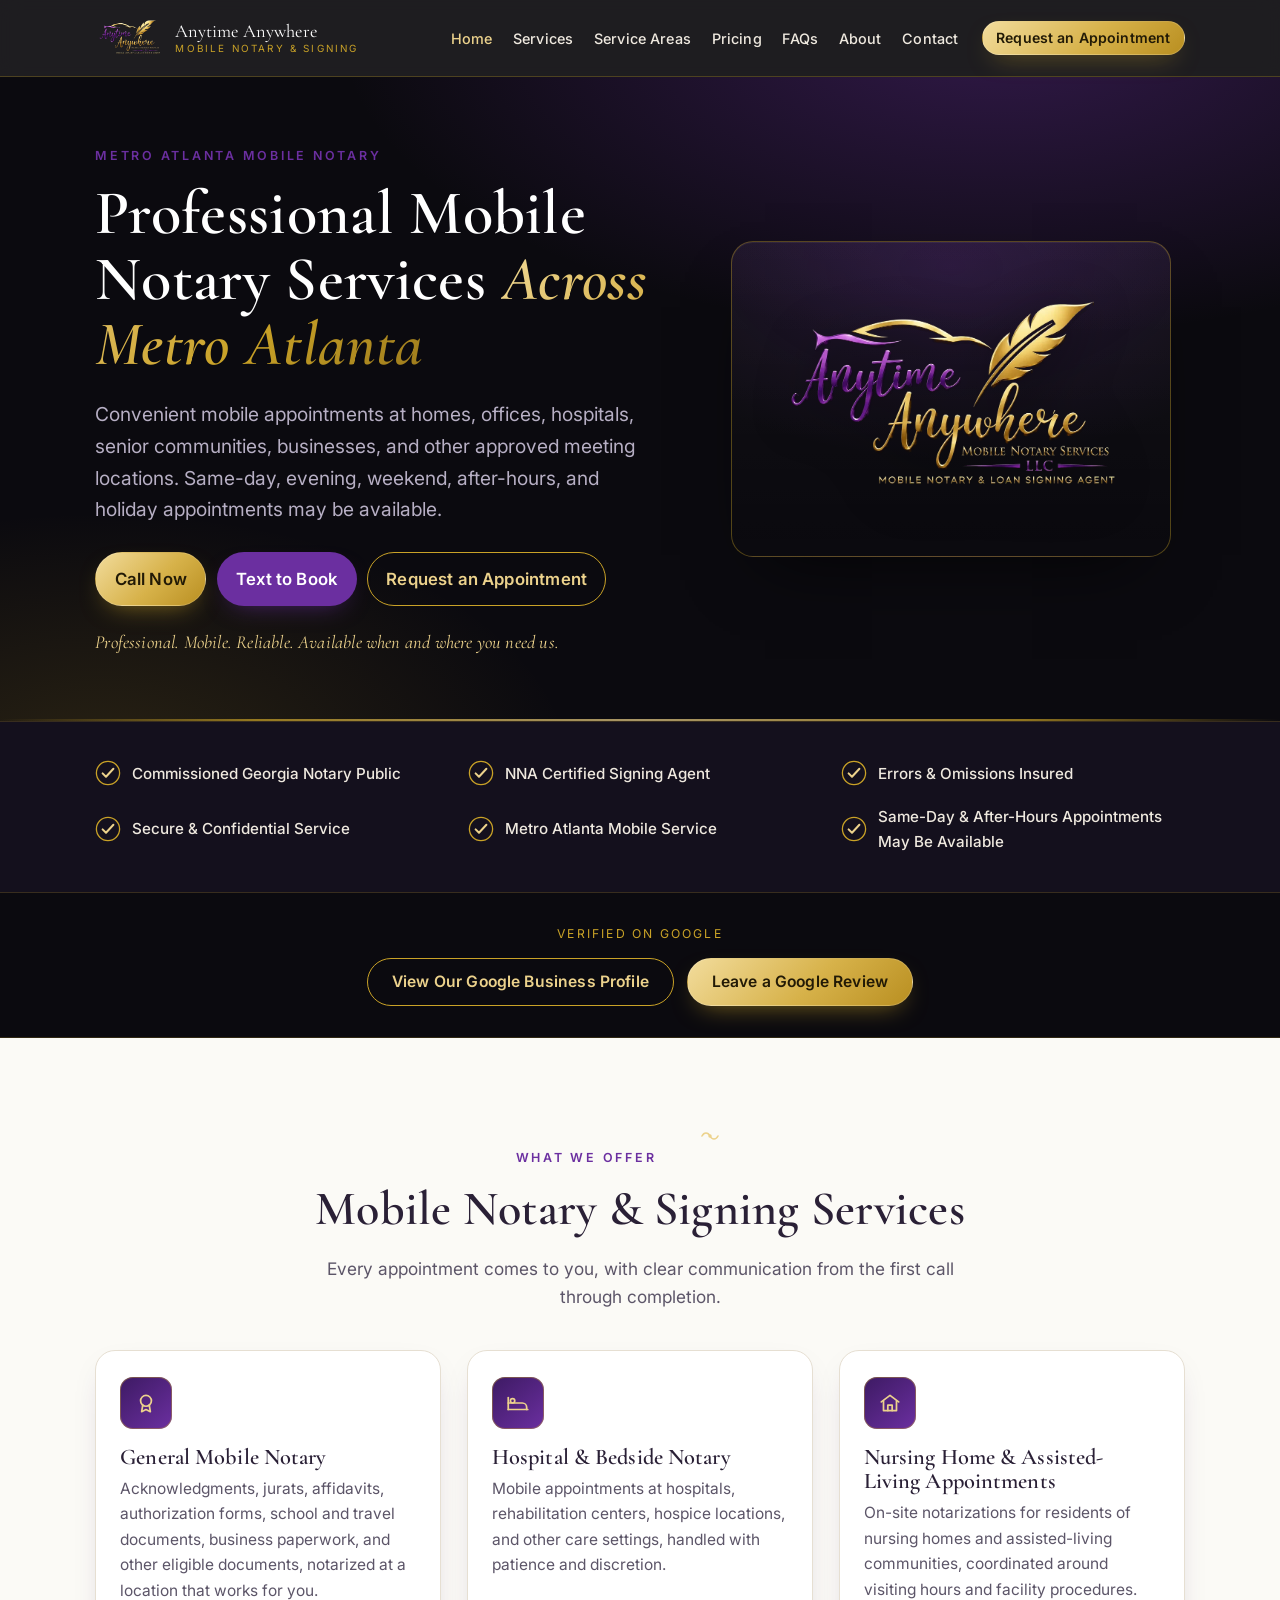
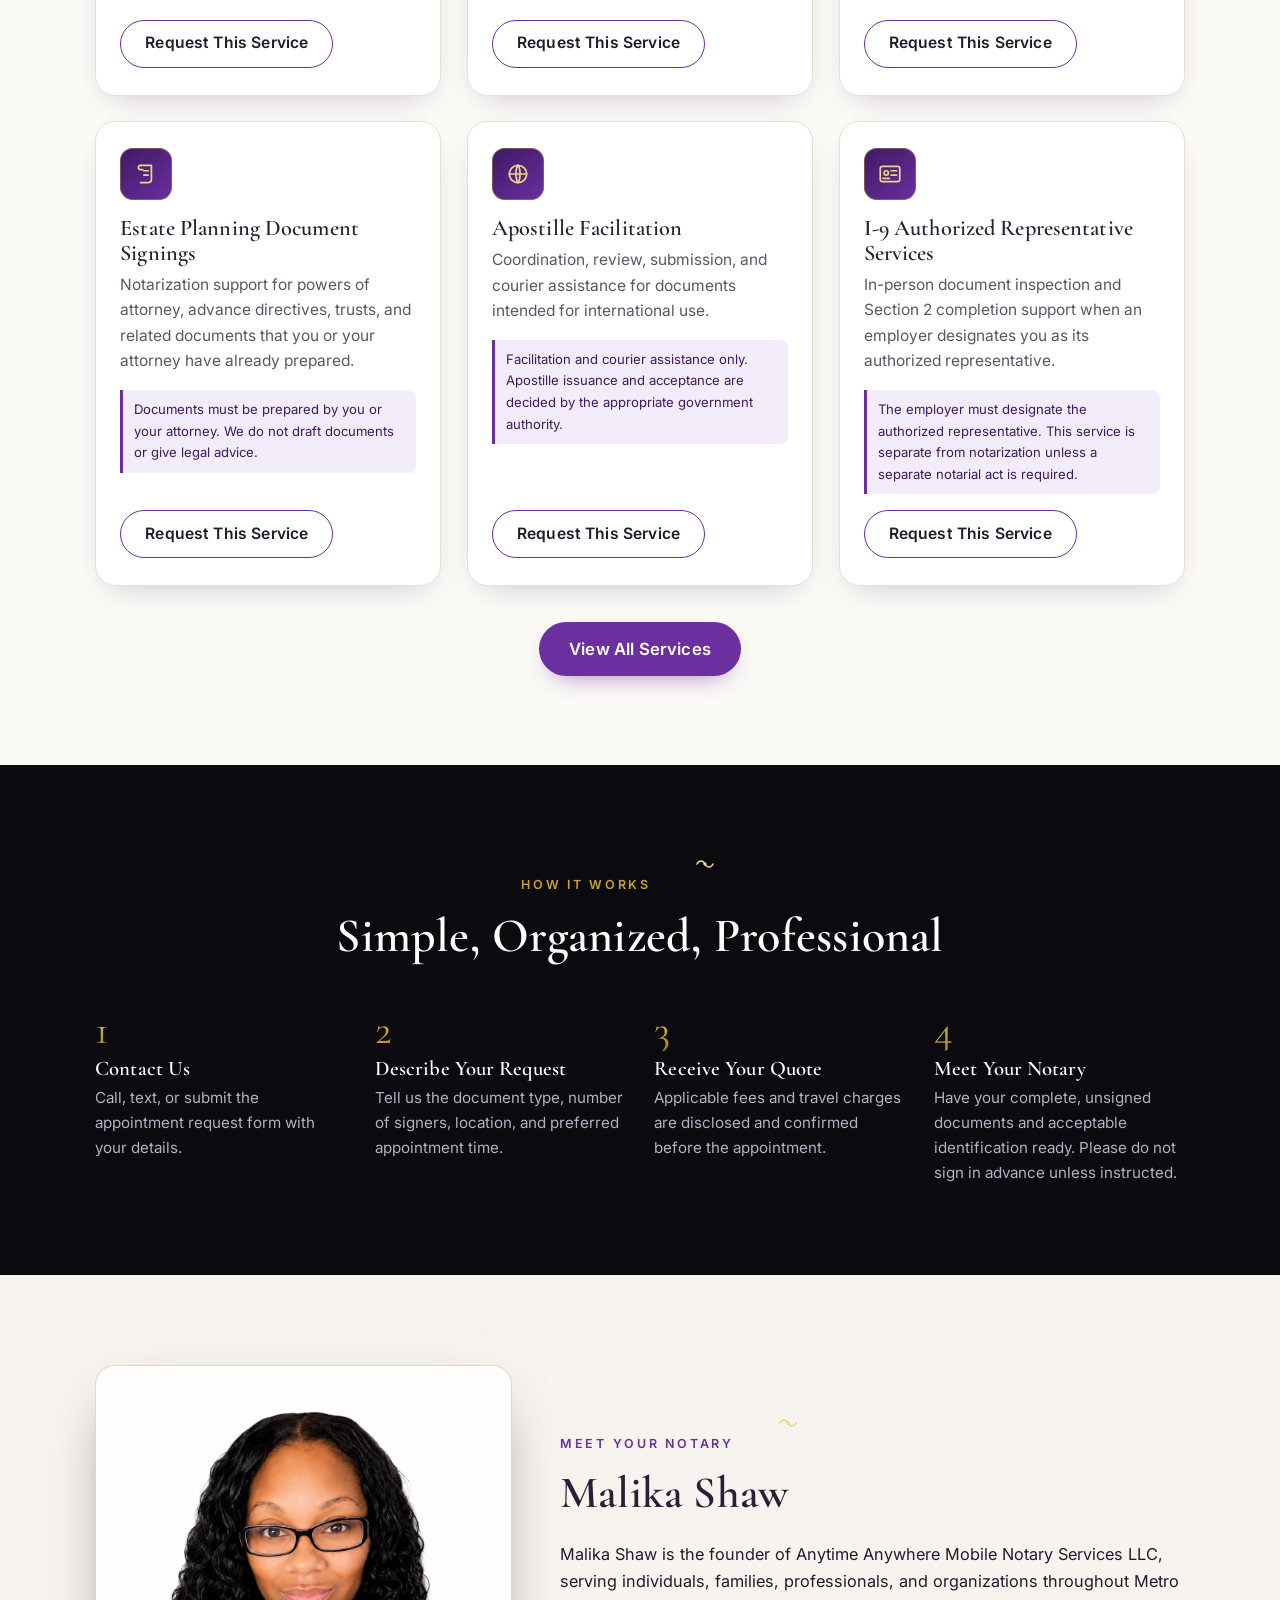
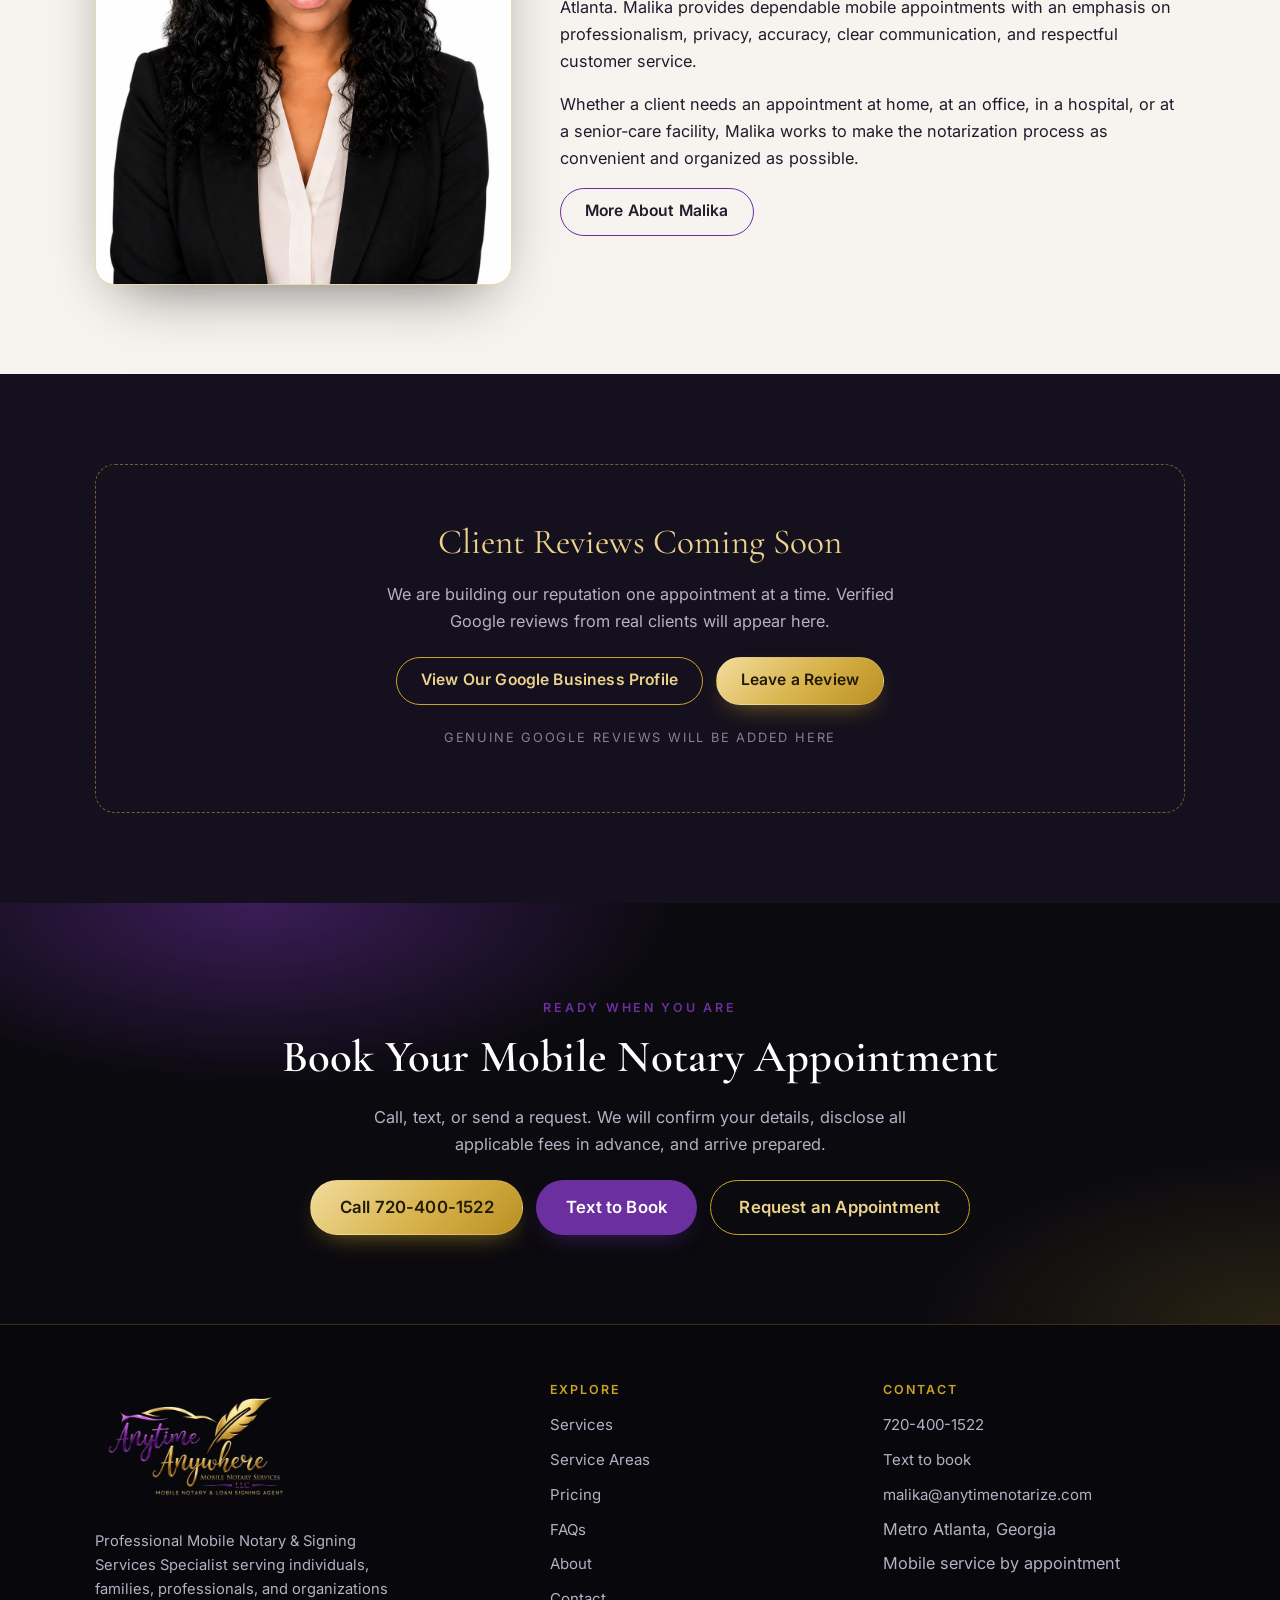
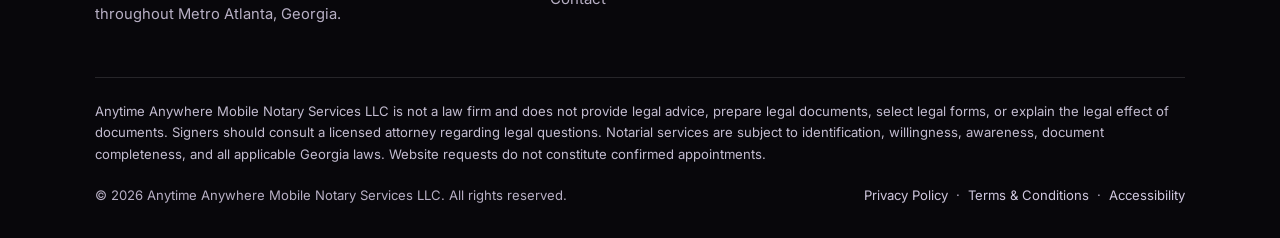
<file: index.html>
<!DOCTYPE html>
<html lang="en">
<head>
  <meta charset="UTF-8">
  <meta name="viewport" content="width=device-width, initial-scale=1">
  <title>Mobile Notary Atlanta | Anytime Anywhere Mobile Notary Services LLC</title>
  <meta name="description" content="Professional mobile notary in Metro Atlanta. We come to you: homes, offices, hospitals, and senior communities. Same-day, evening, weekend, after-hours, and holiday appointments may be available. Call 720-400-1522.">
  <link rel="canonical" href="https://anytimenotarize.com/">
  <meta name="theme-color" content="#0b0a0f">
  <meta name="robots" content="index, follow">

  <meta property="og:type" content="website">
  <meta property="og:site_name" content="Anytime Anywhere Mobile Notary Services LLC">
  <meta property="og:title" content="Mobile Notary Atlanta | Anytime Anywhere Mobile Notary Services LLC">
  <meta property="og:description" content="Professional mobile notary in Metro Atlanta. We come to you: homes, offices, hospitals, and senior communities. Same-day, evening, weekend, after-hours, and holiday appointments may be available. Call 720-400-1522.">
  <meta property="og:url" content="https://anytimenotarize.com/">
  <meta property="og:image" content="https://anytimenotarize.com/assets/images/logo.png">
  <meta name="twitter:card" content="summary_large_image">
  <meta name="twitter:title" content="Mobile Notary Atlanta | Anytime Anywhere Mobile Notary Services LLC">
  <meta name="twitter:description" content="Professional mobile notary in Metro Atlanta. We come to you: homes, offices, hospitals, and senior communities. Same-day, evening, weekend, after-hours, and holiday appointments may be available. Call 720-400-1522.">
  <meta name="twitter:image" content="https://anytimenotarize.com/assets/images/logo.png">

  <link rel="preconnect" href="https://fonts.googleapis.com">
  <link rel="preconnect" href="https://fonts.gstatic.com" crossorigin>
  <link rel="icon" type="image/x-icon" href="assets/images/favicon/favicon.ico">
  <link rel="icon" type="image/png" sizes="32x32" href="assets/images/favicon/favicon-32x32.png">
  <link rel="icon" type="image/png" sizes="16x16" href="assets/images/favicon/favicon-16x16.png">
  <link rel="apple-touch-icon" sizes="180x180" href="assets/images/favicon/apple-touch-icon.png">

  <link href="https://fonts.googleapis.com/css2?family=Cormorant+Garamond:ital,wght@0,500;0,600;0,700;1,500;1,600&family=Inter:wght@400;500;600;700&display=swap" rel="stylesheet">
  <link rel="stylesheet" href="assets/css/styles.css">
<script type="application/ld+json">
  {
    "@context": "https://schema.org",
    "@type": ["ProfessionalService", "Notary"],
    "name": "Anytime Anywhere Mobile Notary Services LLC",
    "description": "Professional mobile notary and signing services across Metro Atlanta, Georgia. Mobile appointments at homes, offices, hospitals, and senior-care facilities.",
    "url": "https://anytimenotarize.com/",
    "telephone": "+17204001522",
    "email": "malika@anytimenotarize.com",
    "image": "https://anytimenotarize.com/assets/images/logo.png",
    "priceRange": "$$",
    "areaServed": {
      "@type": "GeoCircle",
      "geoMidpoint": {"@type": "GeoCoordinates", "latitude": 33.749, "longitude": -84.388},
      "description": "Metro Atlanta, Georgia"
    },
    "address": {"@type": "PostalAddress", "addressLocality": "Atlanta", "addressRegion": "GA", "addressCountry": "US"},
    "openingHoursSpecification": [
      {"@type": "OpeningHoursSpecification", "dayOfWeek": ["Monday","Tuesday","Wednesday","Thursday","Friday"], "opens": "09:00", "closes": "17:00"},
      {"@type": "OpeningHoursSpecification", "dayOfWeek": "Saturday", "opens": "09:00", "closes": "14:00"}
    ]
  }
  </script>
  <style>
    /* Keep the three homepage hero buttons together on wide screens. */
    @media (min-width: 1200px) {
      .hero .hero-copy .btn-row { gap: 0.65rem; }
      .hero .hero-copy .btn-row .btn-lg { padding-inline: 1.15rem; }
    }
  </style>
</head>
<body>
<a class="skip-link" href="#main">Skip to content</a>
    <header class="site-header">
      <div class="container">
        <nav class="nav" aria-label="Primary">
          <a class="brand" href="index.html" aria-label="Anytime Anywhere Mobile Notary Services LLC home">
            <picture><source srcset="assets/images/logo-hero.webp" type="image/webp"><img src="assets/images/logo-hero.png" alt="Anytime Anywhere Mobile Notary Services LLC logo" width="120" height="80" decoding="async"></picture>
            <span class="brand-name">Anytime Anywhere<span>Mobile Notary &amp; Signing</span></span>
          </a>
          <button class="nav-toggle" type="button" aria-expanded="false" aria-controls="nav-menu" aria-label="Open menu">
            <span></span>
          </button>
          <div class="nav-menu" id="nav-menu">
            <ul class="nav-links">
              <li><a href="index.html" aria-current="page">Home</a></li>
          <li><a href="services.html">Services</a></li>
          <li><a href="service-areas.html">Service Areas</a></li>
          <li><a href="pricing.html">Pricing</a></li>
          <li><a href="faq.html">FAQs</a></li>
          <li><a href="about.html">About</a></li>
          <li><a href="contact.html">Contact</a></li>
            </ul>
            <div class="nav-cta">
              <a class="btn btn-gold" href="contact.html#appointment">Request an Appointment</a>
            </div>
          </div>
        </nav>
      </div>
    </header>
    <main id="main">
      <section class="hero">
        <div class="container">
          <div class="hero-grid">
            <div class="hero-copy">
              <span class="eyebrow">Metro Atlanta Mobile Notary</span>
              <h1>Professional Mobile Notary Services <span class="foil">Across Metro Atlanta</span></h1>
              <p class="hero-sub">Convenient mobile appointments at homes, offices, hospitals, senior communities, businesses, and other approved meeting locations. Same-day, evening, weekend, after-hours, and holiday appointments may be available.</p>
              <div class="btn-row">
                <a class="btn btn-gold btn-lg" href="tel:+17204001522">Call Now</a>
                <a class="btn btn-purple btn-lg" href="sms:+17204001522">Text to Book</a>
                <a class="btn btn-ghost-gold btn-lg" href="contact.html#appointment">Request an Appointment</a>
              </div>
              <p class="hero-trust-line">Professional. Mobile. Reliable. Available when and where you need us.</p>
            </div>
            <div class="hero-media">
              <div class="hero-logo-frame">
                <picture><source srcset="assets/images/logo-hero.webp" type="image/webp"><img class="hero-logo" src="assets/images/logo-hero.png" alt="Anytime Anywhere Mobile Notary Services LLC logo, a gold feather quill with elegant purple and gold script" width="460" height="307" decoding="async" fetchpriority="high"></picture>
              </div>
            </div>
          </div>
        </div>
      </section>

      <section class="trustbar" aria-label="Credentials and assurances">
        <div class="container">
          <div class="trust-grid">
          <div class="trust-item"><span class="tick" aria-hidden="true"><svg viewBox="0 0 26 26"><circle cx="13" cy="13" r="11.6" fill="none" stroke="#c9a227" stroke-width="1.3"/><path d="M7.6 13.4l3.4 3.4 7.4-8" fill="none" stroke="#ecd28c" stroke-width="2" stroke-linecap="round" stroke-linejoin="round"/></svg></span><span>Commissioned Georgia Notary Public</span></div>
          <div class="trust-item"><span class="tick" aria-hidden="true"><svg viewBox="0 0 26 26"><circle cx="13" cy="13" r="11.6" fill="none" stroke="#c9a227" stroke-width="1.3"/><path d="M7.6 13.4l3.4 3.4 7.4-8" fill="none" stroke="#ecd28c" stroke-width="2" stroke-linecap="round" stroke-linejoin="round"/></svg></span><span>NNA Certified Signing Agent</span></div>
          <div class="trust-item"><span class="tick" aria-hidden="true"><svg viewBox="0 0 26 26"><circle cx="13" cy="13" r="11.6" fill="none" stroke="#c9a227" stroke-width="1.3"/><path d="M7.6 13.4l3.4 3.4 7.4-8" fill="none" stroke="#ecd28c" stroke-width="2" stroke-linecap="round" stroke-linejoin="round"/></svg></span><span>Errors &amp; Omissions Insured</span></div>
          <div class="trust-item"><span class="tick" aria-hidden="true"><svg viewBox="0 0 26 26"><circle cx="13" cy="13" r="11.6" fill="none" stroke="#c9a227" stroke-width="1.3"/><path d="M7.6 13.4l3.4 3.4 7.4-8" fill="none" stroke="#ecd28c" stroke-width="2" stroke-linecap="round" stroke-linejoin="round"/></svg></span><span>Secure &amp; Confidential Service</span></div>
          <div class="trust-item"><span class="tick" aria-hidden="true"><svg viewBox="0 0 26 26"><circle cx="13" cy="13" r="11.6" fill="none" stroke="#c9a227" stroke-width="1.3"/><path d="M7.6 13.4l3.4 3.4 7.4-8" fill="none" stroke="#ecd28c" stroke-width="2" stroke-linecap="round" stroke-linejoin="round"/></svg></span><span>Metro Atlanta Mobile Service</span></div>
          <div class="trust-item"><span class="tick" aria-hidden="true"><svg viewBox="0 0 26 26"><circle cx="13" cy="13" r="11.6" fill="none" stroke="#c9a227" stroke-width="1.3"/><path d="M7.6 13.4l3.4 3.4 7.4-8" fill="none" stroke="#ecd28c" stroke-width="2" stroke-linecap="round" stroke-linejoin="round"/></svg></span><span>Same-Day &amp; After-Hours Appointments May Be Available</span></div>
          </div>
        </div>
      </section>

      <section class="gbp-strip" aria-label="Find us on Google">
        <div class="container">
          <p class="gbp-label">Verified on Google</p>
          <div class="btn-row" style="justify-content:center">
            <a class="btn btn-ghost-gold" href="https://share.google/ujK10B4cPxwi4Aszf" target="_blank" rel="noopener noreferrer">View Our Google Business Profile</a>
            <a class="btn btn-gold" href="https://g.page/r/CTGr5maW50xMEAI/review" target="_blank" rel="noopener noreferrer">Leave a Google Review</a>
          </div>
        </div>
      </section>

      <section class="section section--cream2">
        <div class="container center">
          <span class="eyebrow">What We Offer</span><span class="flourish" aria-hidden="true"><svg viewBox="0 0 108 12" fill="none"><path d="M2 6H42" stroke="url(#fl)" stroke-width="1.4" stroke-linecap="round"/><path d="M66 6h40" stroke="url(#fl)" stroke-width="1.4" stroke-linecap="round"/><path d="M46 6c2-4 6-4 8 0s6 4 8 0" stroke="#ecd28c" stroke-width="1.6" stroke-linecap="round" fill="none"/><circle cx="54" cy="6" r="1.7" fill="#ecd28c"/><defs><linearGradient id="fl" x1="0" y1="0" x2="108" y2="0"><stop stop-color="#c9a227" stop-opacity="0"/><stop offset=".5" stop-color="#ecd28c"/><stop offset="1" stop-color="#c9a227" stop-opacity="0"/></linearGradient></defs></svg></span>
          <h2 class="section-title">Mobile Notary &amp; Signing Services</h2>
          <p class="section-lead">Every appointment comes to you, with clear communication from the first call through completion.</p>
        </div>
        <div class="container" style="margin-top:2.4rem">
          <div class="grid-cards">
            <article class="card">
              <span class="icon"><svg viewBox="0 0 24 24" fill="none" stroke="#ecd28c" stroke-width="1.6" stroke-linecap="round" stroke-linejoin="round" aria-hidden="true"><circle cx="12" cy="10" r="5"/><path d="M9 14l-1 6 4-2 4 2-1-6"/></svg></span>
              <h3>General Mobile Notary</h3>
              <p>Acknowledgments, jurats, affidavits, authorization forms, school and travel documents, business paperwork, and other eligible documents, notarized at a location that works for you.</p>
              
              <a class="btn btn-ghost" href="contact.html#appointment">Request This Service</a>
            </article>
            <article class="card">
              <span class="icon"><svg viewBox="0 0 24 24" fill="none" stroke="#ecd28c" stroke-width="1.6" stroke-linecap="round" stroke-linejoin="round" aria-hidden="true"><path d="M3 18v-6h13a4 4 0 0 1 4 4v2"/><path d="M3 12V7"/><circle cx="7" cy="10" r="2"/><path d="M3 18h18"/></svg></span>
              <h3>Hospital &amp; Bedside Notary</h3>
              <p>Mobile appointments at hospitals, rehabilitation centers, hospice locations, and other care settings, handled with patience and discretion.</p>
              
              <a class="btn btn-ghost" href="contact.html#appointment">Request This Service</a>
            </article>
            <article class="card">
              <span class="icon"><svg viewBox="0 0 24 24" fill="none" stroke="#ecd28c" stroke-width="1.6" stroke-linecap="round" stroke-linejoin="round" aria-hidden="true"><path d="M4 11l8-6 8 6"/><path d="M6 10v9h12v-9"/><path d="M10 19v-5h4v5"/></svg></span>
              <h3>Nursing Home &amp; Assisted-Living Appointments</h3>
              <p>On-site notarizations for residents of nursing homes and assisted-living communities, coordinated around visiting hours and facility procedures.</p>
              
              <a class="btn btn-ghost" href="contact.html#appointment">Request This Service</a>
            </article>
            <article class="card">
              <span class="icon"><svg viewBox="0 0 24 24" fill="none" stroke="#ecd28c" stroke-width="1.6" stroke-linecap="round" stroke-linejoin="round" aria-hidden="true"><path d="M7 4h10v13a3 3 0 0 1-3 3H7"/><path d="M7 4a2 2 0 0 0-2 2v0a2 2 0 0 0 2 2h2"/><path d="M10 9h4M10 13h4"/></svg></span>
              <h3>Estate Planning Document Signings</h3>
              <p>Notarization support for powers of attorney, advance directives, trusts, and related documents that you or your attorney have already prepared.</p>
              <p class="card-note">Documents must be prepared by you or your attorney. We do not draft documents or give legal advice.</p>
              <a class="btn btn-ghost" href="contact.html#appointment">Request This Service</a>
            </article>
            <article class="card">
              <span class="icon"><svg viewBox="0 0 24 24" fill="none" stroke="#ecd28c" stroke-width="1.6" stroke-linecap="round" stroke-linejoin="round" aria-hidden="true"><circle cx="12" cy="12" r="8"/><path d="M4 12h16M12 4c2.5 2.5 2.5 13 0 16M12 4c-2.5 2.5-2.5 13 0 16"/></svg></span>
              <h3>Apostille Facilitation</h3>
              <p>Coordination, review, submission, and courier assistance for documents intended for international use.</p>
              <p class="card-note">Facilitation and courier assistance only. Apostille issuance and acceptance are decided by the appropriate government authority.</p>
              <a class="btn btn-ghost" href="contact.html#appointment">Request This Service</a>
            </article>
            <article class="card">
              <span class="icon"><svg viewBox="0 0 24 24" fill="none" stroke="#ecd28c" stroke-width="1.6" stroke-linecap="round" stroke-linejoin="round" aria-hidden="true"><rect x="3" y="5" width="18" height="14" rx="2"/><circle cx="8.5" cy="11" r="2"/><path d="M13 9h5M13 13h5M5.5 16h6"/></svg></span>
              <h3>I-9 Authorized Representative Services</h3>
              <p>In-person document inspection and Section 2 completion support when an employer designates you as its authorized representative.</p>
              <p class="card-note">The employer must designate the authorized representative. This service is separate from notarization unless a separate notarial act is required.</p>
              <a class="btn btn-ghost" href="contact.html#appointment">Request This Service</a>
            </article>
          </div>
          <div class="center" style="margin-top:2.2rem">
            <a class="btn btn-purple btn-lg" href="services.html">View All Services</a>
          </div>
        </div>
      </section>

      <section class="section section--dark">
        <div class="container center">
          <span class="eyebrow">How It Works</span><span class="flourish" aria-hidden="true"><svg viewBox="0 0 108 12" fill="none"><path d="M2 6H42" stroke="url(#fl)" stroke-width="1.4" stroke-linecap="round"/><path d="M66 6h40" stroke="url(#fl)" stroke-width="1.4" stroke-linecap="round"/><path d="M46 6c2-4 6-4 8 0s6 4 8 0" stroke="#ecd28c" stroke-width="1.6" stroke-linecap="round" fill="none"/><circle cx="54" cy="6" r="1.7" fill="#ecd28c"/><defs><linearGradient id="fl" x1="0" y1="0" x2="108" y2="0"><stop stop-color="#c9a227" stop-opacity="0"/><stop offset=".5" stop-color="#ecd28c"/><stop offset="1" stop-color="#c9a227" stop-opacity="0"/></linearGradient></defs></svg></span>
          <h2 class="section-title">Simple, Organized, Professional</h2>
        </div>
        <div class="container" style="margin-top:2.4rem">
          <div class="steps">
            <div class="step"><span class="num">1</span><h3>Contact Us</h3><p>Call, text, or submit the appointment request form with your details.</p></div>
            <div class="step"><span class="num">2</span><h3>Describe Your Request</h3><p>Tell us the document type, number of signers, location, and preferred appointment time.</p></div>
            <div class="step"><span class="num">3</span><h3>Receive Your Quote</h3><p>Applicable fees and travel charges are disclosed and confirmed before the appointment.</p></div>
            <div class="step"><span class="num">4</span><h3>Meet Your Notary</h3><p>Have your complete, unsigned documents and acceptable identification ready. Please do not sign in advance unless instructed.</p></div>
          </div>
        </div>
      </section>

      <section class="section">
        <div class="container">
          <div class="about-grid">
            <div class="about-photo">
              <picture><source srcset="assets/images/malika-headshot.webp" type="image/webp"><img src="assets/images/malika-headshot.png" alt="Malika Shaw, founder of Anytime Anywhere Mobile Notary Services LLC" width="560" height="700" decoding="async"></picture>
            </div>
            <div class="about-body">
              <span class="eyebrow">Meet Your Notary</span><span class="flourish" aria-hidden="true"><svg viewBox="0 0 108 12" fill="none"><path d="M2 6H42" stroke="url(#fl)" stroke-width="1.4" stroke-linecap="round"/><path d="M66 6h40" stroke="url(#fl)" stroke-width="1.4" stroke-linecap="round"/><path d="M46 6c2-4 6-4 8 0s6 4 8 0" stroke="#ecd28c" stroke-width="1.6" stroke-linecap="round" fill="none"/><circle cx="54" cy="6" r="1.7" fill="#ecd28c"/><defs><linearGradient id="fl" x1="0" y1="0" x2="108" y2="0"><stop stop-color="#c9a227" stop-opacity="0"/><stop offset=".5" stop-color="#ecd28c"/><stop offset="1" stop-color="#c9a227" stop-opacity="0"/></linearGradient></defs></svg></span>
              <h2>Malika Shaw</h2>
              <p>Malika Shaw is the founder of Anytime Anywhere Mobile Notary Services LLC, serving individuals, families, professionals, and organizations throughout Metro Atlanta. Malika provides dependable mobile appointments with an emphasis on professionalism, privacy, accuracy, clear communication, and respectful customer service.</p>
              <p>Whether a client needs an appointment at home, at an office, in a hospital, or at a senior-care facility, Malika works to make the notarization process as convenient and organized as possible.</p>
              <a class="btn btn-ghost" href="about.html">More About Malika</a>
            </div>
          </div>
        </div>
      </section>

      <section class="section section--ink2">
        <div class="container">
          <div class="reviews-box">
            <div class="rev-title">Client Reviews Coming Soon</div>
            <p>We are building our reputation one appointment at a time. Verified Google reviews from real clients will appear here.</p>
            <div class="btn-row" style="justify-content:center;margin-top:1.4rem">
              <a class="btn btn-ghost-gold" href="https://share.google/ujK10B4cPxwi4Aszf" target="_blank" rel="noopener noreferrer">View Our Google Business Profile</a>
              <a class="btn btn-gold" href="https://g.page/r/CTGr5maW50xMEAI/review" target="_blank" rel="noopener noreferrer">Leave a Review</a>
            </div>
            <p class="rev-placeholder">Genuine Google reviews will be added here</p>
          </div>
        </div>
      </section>

      <section class="section cta-band">
        <div class="container">
          <span class="eyebrow">Ready When You Are</span>
          <h2>Book Your Mobile Notary Appointment</h2>
          <p>Call, text, or send a request. We will confirm your details, disclose all applicable fees in advance, and arrive prepared.</p>
          <div class="btn-row" style="justify-content:center">
            <a class="btn btn-gold btn-lg" href="tel:+17204001522">Call 720-400-1522</a>
            <a class="btn btn-purple btn-lg" href="sms:+17204001522">Text to Book</a>
            <a class="btn btn-ghost-gold btn-lg" href="contact.html#appointment">Request an Appointment</a>
          </div>
        </div>
      </section>
    </main>
    <footer class="site-footer">
      <div class="container">
        <div class="footer-grid">
          <div class="footer-brand">
            <picture><source srcset="assets/images/logo-hero.webp" type="image/webp"><img src="assets/images/logo-hero.png" alt="Anytime Anywhere Mobile Notary Services LLC logo" width="150" height="100" loading="lazy" decoding="async"></picture>
            <p>Professional Mobile Notary &amp; Signing Services Specialist serving individuals, families, professionals, and organizations throughout Metro Atlanta, Georgia.</p>
          </div>
          <div class="footer-col">
            <h4>Explore</h4>
            <ul>
              <li><a href="services.html">Services</a></li>
              <li><a href="service-areas.html">Service Areas</a></li>
              <li><a href="pricing.html">Pricing</a></li>
              <li><a href="faq.html">FAQs</a></li>
              <li><a href="about.html">About</a></li>
              <li><a href="contact.html">Contact</a></li>
            </ul>
          </div>
          <div class="footer-col">
            <h4>Contact</h4>
            <ul>
              <li><a href="tel:+17204001522">720-400-1522</a></li>
              <li><a href="sms:+17204001522">Text to book</a></li>
              <li><a href="mailto:malika@anytimenotarize.com">malika@anytimenotarize.com</a></li>
              <li>Metro Atlanta, Georgia</li>
              <li>Mobile service by appointment</li>
            </ul>
          </div>
        </div>

        <p class="footer-disclaimer">Anytime Anywhere Mobile Notary Services LLC is not a law firm and does not provide legal advice, prepare legal documents, select legal forms, or explain the legal effect of documents. Signers should consult a licensed attorney regarding legal questions. Notarial services are subject to identification, willingness, awareness, document completeness, and all applicable Georgia laws. Website requests do not constitute confirmed appointments.</p>

        <div class="footer-bottom">
          <span>&copy; <span data-year>2026</span> Anytime Anywhere Mobile Notary Services LLC. All rights reserved.</span>
          <span>
            <a href="privacy.html">Privacy Policy</a> &nbsp;&middot;&nbsp;
            <a href="terms.html">Terms &amp; Conditions</a> &nbsp;&middot;&nbsp;
            <a href="privacy.html#accessibility">Accessibility</a>
          </span>
        </div>
      </div>
    </footer>
    <script src="assets/js/script.js" defer></script>
  </body>
</html>
</file>
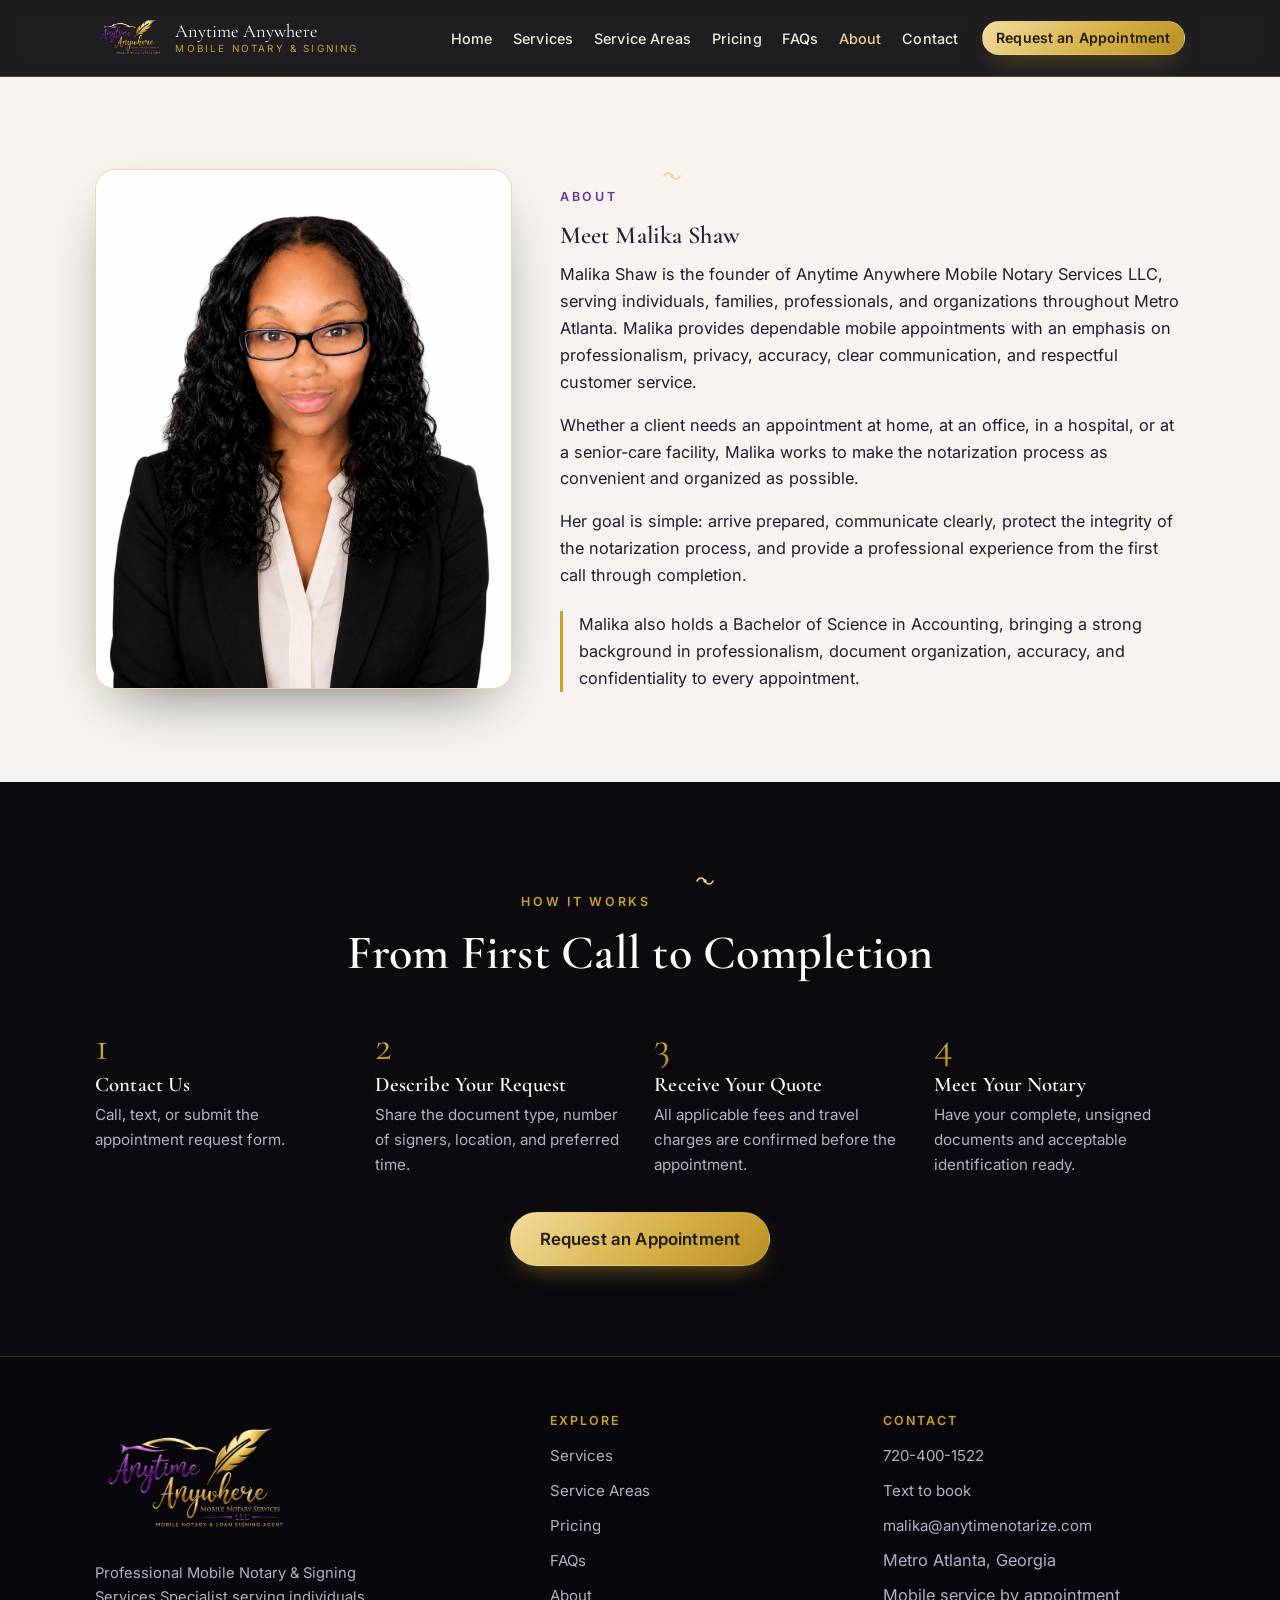
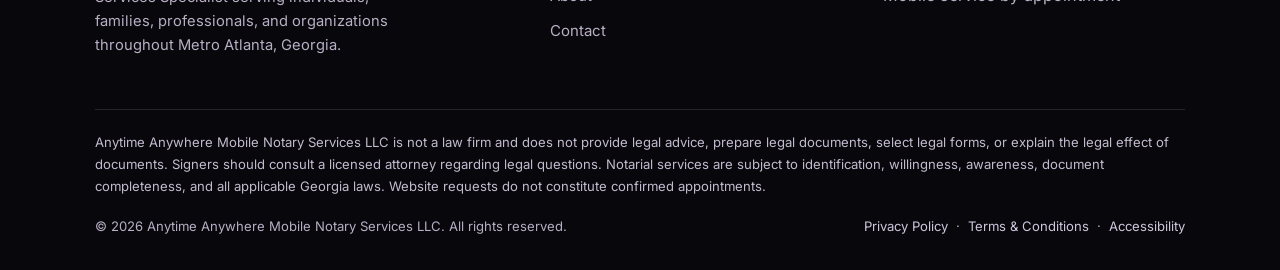
<file: about.html>
<!DOCTYPE html>
<html lang="en">
<head>
  <meta charset="UTF-8">
  <meta name="viewport" content="width=device-width, initial-scale=1">
  <title>About Malika Shaw | Anytime Anywhere Mobile Notary Services LLC</title>
  <meta name="description" content="Meet Malika Shaw, founder of Anytime Anywhere Mobile Notary Services LLC in Metro Atlanta. Professional, private, and reliable mobile notary appointments, backed by a background in accounting.">
  <link rel="canonical" href="https://anytimenotarize.com/about.html">
  <meta name="theme-color" content="#0b0a0f">
  <meta name="robots" content="index, follow">

  <meta property="og:type" content="website">
  <meta property="og:site_name" content="Anytime Anywhere Mobile Notary Services LLC">
  <meta property="og:title" content="About Malika Shaw | Anytime Anywhere Mobile Notary Services LLC">
  <meta property="og:description" content="Meet Malika Shaw, founder of Anytime Anywhere Mobile Notary Services LLC in Metro Atlanta. Professional, private, and reliable mobile notary appointments, backed by a background in accounting.">
  <meta property="og:url" content="https://anytimenotarize.com/about.html">
  <meta property="og:image" content="https://anytimenotarize.com/assets/images/logo.png">
  <meta name="twitter:card" content="summary_large_image">
  <meta name="twitter:title" content="About Malika Shaw | Anytime Anywhere Mobile Notary Services LLC">
  <meta name="twitter:description" content="Meet Malika Shaw, founder of Anytime Anywhere Mobile Notary Services LLC in Metro Atlanta. Professional, private, and reliable mobile notary appointments, backed by a background in accounting.">
  <meta name="twitter:image" content="https://anytimenotarize.com/assets/images/logo.png">

  <link rel="preconnect" href="https://fonts.googleapis.com">
  <link rel="preconnect" href="https://fonts.gstatic.com" crossorigin>
  <link rel="icon" type="image/x-icon" href="assets/images/favicon/favicon.ico">
  <link rel="icon" type="image/png" sizes="32x32" href="assets/images/favicon/favicon-32x32.png">
  <link rel="icon" type="image/png" sizes="16x16" href="assets/images/favicon/favicon-16x16.png">
  <link rel="apple-touch-icon" sizes="180x180" href="assets/images/favicon/apple-touch-icon.png">

  <link href="https://fonts.googleapis.com/css2?family=Cormorant+Garamond:ital,wght@0,500;0,600;0,700;1,500;1,600&family=Inter:wght@400;500;600;700&display=swap" rel="stylesheet">
  <link rel="stylesheet" href="assets/css/styles.css">
</head>
<body>
<a class="skip-link" href="#main">Skip to content</a>
    <header class="site-header">
      <div class="container">
        <nav class="nav" aria-label="Primary">
          <a class="brand" href="index.html" aria-label="Anytime Anywhere Mobile Notary Services LLC home">
            <picture><source srcset="assets/images/logo-hero.webp" type="image/webp"><img src="assets/images/logo-hero.png" alt="Anytime Anywhere Mobile Notary Services LLC logo" width="120" height="80" decoding="async"></picture>
            <span class="brand-name">Anytime Anywhere<span>Mobile Notary &amp; Signing</span></span>
          </a>
          <button class="nav-toggle" type="button" aria-expanded="false" aria-controls="nav-menu" aria-label="Open menu">
            <span></span>
          </button>
          <div class="nav-menu" id="nav-menu">
            <ul class="nav-links">
              <li><a href="index.html">Home</a></li>
          <li><a href="services.html">Services</a></li>
          <li><a href="service-areas.html">Service Areas</a></li>
          <li><a href="pricing.html">Pricing</a></li>
          <li><a href="faq.html">FAQs</a></li>
          <li><a href="about.html" aria-current="page">About</a></li>
          <li><a href="contact.html">Contact</a></li>
            </ul>
            <div class="nav-cta">
              <a class="btn btn-gold" href="contact.html#appointment">Request an Appointment</a>
            </div>
          </div>
        </nav>
      </div>
    </header>
    <main id="main">
      <section class="section">
        <div class="container">
          <div class="about-grid">
            <div class="about-photo">
              <picture><source srcset="assets/images/malika-headshot.webp" type="image/webp"><img src="assets/images/malika-headshot.png" alt="Malika Shaw, founder of Anytime Anywhere Mobile Notary Services LLC" width="560" height="700" decoding="async"></picture>
            </div>
            <div class="about-body">
              <span class="eyebrow">About</span><span class="flourish" aria-hidden="true"><svg viewBox="0 0 108 12" fill="none"><path d="M2 6H42" stroke="url(#fl)" stroke-width="1.4" stroke-linecap="round"/><path d="M66 6h40" stroke="url(#fl)" stroke-width="1.4" stroke-linecap="round"/><path d="M46 6c2-4 6-4 8 0s6 4 8 0" stroke="#ecd28c" stroke-width="1.6" stroke-linecap="round" fill="none"/><circle cx="54" cy="6" r="1.7" fill="#ecd28c"/><defs><linearGradient id="fl" x1="0" y1="0" x2="108" y2="0"><stop stop-color="#c9a227" stop-opacity="0"/><stop offset=".5" stop-color="#ecd28c"/><stop offset="1" stop-color="#c9a227" stop-opacity="0"/></linearGradient></defs></svg></span>
              <h1>Meet Malika Shaw</h1>
              <p>Malika Shaw is the founder of Anytime Anywhere Mobile Notary Services LLC, serving individuals, families, professionals, and organizations throughout Metro Atlanta. Malika provides dependable mobile appointments with an emphasis on professionalism, privacy, accuracy, clear communication, and respectful customer service.</p>
              <p>Whether a client needs an appointment at home, at an office, in a hospital, or at a senior-care facility, Malika works to make the notarization process as convenient and organized as possible.</p>
              <p>Her goal is simple: arrive prepared, communicate clearly, protect the integrity of the notarization process, and provide a professional experience from the first call through completion.</p>
              <div class="foil-frame">
                <p style="margin:0">Malika also holds a Bachelor of Science in Accounting, bringing a strong background in professionalism, document organization, accuracy, and confidentiality to every appointment.</p>
              </div>
            </div>
          </div>
        </div>
      </section>

      <section class="section section--dark">
        <div class="container center">
          <span class="eyebrow">How It Works</span><span class="flourish" aria-hidden="true"><svg viewBox="0 0 108 12" fill="none"><path d="M2 6H42" stroke="url(#fl)" stroke-width="1.4" stroke-linecap="round"/><path d="M66 6h40" stroke="url(#fl)" stroke-width="1.4" stroke-linecap="round"/><path d="M46 6c2-4 6-4 8 0s6 4 8 0" stroke="#ecd28c" stroke-width="1.6" stroke-linecap="round" fill="none"/><circle cx="54" cy="6" r="1.7" fill="#ecd28c"/><defs><linearGradient id="fl" x1="0" y1="0" x2="108" y2="0"><stop stop-color="#c9a227" stop-opacity="0"/><stop offset=".5" stop-color="#ecd28c"/><stop offset="1" stop-color="#c9a227" stop-opacity="0"/></linearGradient></defs></svg></span>
          <h2 class="section-title">From First Call to Completion</h2>
        </div>
        <div class="container" style="margin-top:2.4rem">
          <div class="steps">
            <div class="step"><span class="num">1</span><h3>Contact Us</h3><p>Call, text, or submit the appointment request form.</p></div>
            <div class="step"><span class="num">2</span><h3>Describe Your Request</h3><p>Share the document type, number of signers, location, and preferred time.</p></div>
            <div class="step"><span class="num">3</span><h3>Receive Your Quote</h3><p>All applicable fees and travel charges are confirmed before the appointment.</p></div>
            <div class="step"><span class="num">4</span><h3>Meet Your Notary</h3><p>Have your complete, unsigned documents and acceptable identification ready.</p></div>
          </div>
          <div class="center" style="margin-top:2.2rem">
            <a class="btn btn-gold btn-lg" href="contact.html#appointment">Request an Appointment</a>
          </div>
        </div>
      </section>
    </main>
    <footer class="site-footer">
      <div class="container">
        <div class="footer-grid">
          <div class="footer-brand">
            <picture><source srcset="assets/images/logo-hero.webp" type="image/webp"><img src="assets/images/logo-hero.png" alt="Anytime Anywhere Mobile Notary Services LLC logo" width="150" height="100" loading="lazy" decoding="async"></picture>
            <p>Professional Mobile Notary &amp; Signing Services Specialist serving individuals, families, professionals, and organizations throughout Metro Atlanta, Georgia.</p>
          </div>
          <div class="footer-col">
            <h4>Explore</h4>
            <ul>
              <li><a href="services.html">Services</a></li>
              <li><a href="service-areas.html">Service Areas</a></li>
              <li><a href="pricing.html">Pricing</a></li>
              <li><a href="faq.html">FAQs</a></li>
              <li><a href="about.html">About</a></li>
              <li><a href="contact.html">Contact</a></li>
            </ul>
          </div>
          <div class="footer-col">
            <h4>Contact</h4>
            <ul>
              <li><a href="tel:+17204001522">720-400-1522</a></li>
              <li><a href="sms:+17204001522">Text to book</a></li>
              <li><a href="mailto:malika@anytimenotarize.com">malika@anytimenotarize.com</a></li>
              <li>Metro Atlanta, Georgia</li>
              <li>Mobile service by appointment</li>
            </ul>
          </div>
        </div>

        <p class="footer-disclaimer">Anytime Anywhere Mobile Notary Services LLC is not a law firm and does not provide legal advice, prepare legal documents, select legal forms, or explain the legal effect of documents. Signers should consult a licensed attorney regarding legal questions. Notarial services are subject to identification, willingness, awareness, document completeness, and all applicable Georgia laws. Website requests do not constitute confirmed appointments.</p>

        <div class="footer-bottom">
          <span>&copy; <span data-year>2026</span> Anytime Anywhere Mobile Notary Services LLC. All rights reserved.</span>
          <span>
            <a href="privacy.html">Privacy Policy</a> &nbsp;&middot;&nbsp;
            <a href="terms.html">Terms &amp; Conditions</a> &nbsp;&middot;&nbsp;
            <a href="privacy.html#accessibility">Accessibility</a>
          </span>
        </div>
      </div>
    </footer>
    <script src="assets/js/script.js" defer></script>
  </body>
</html>
</file>
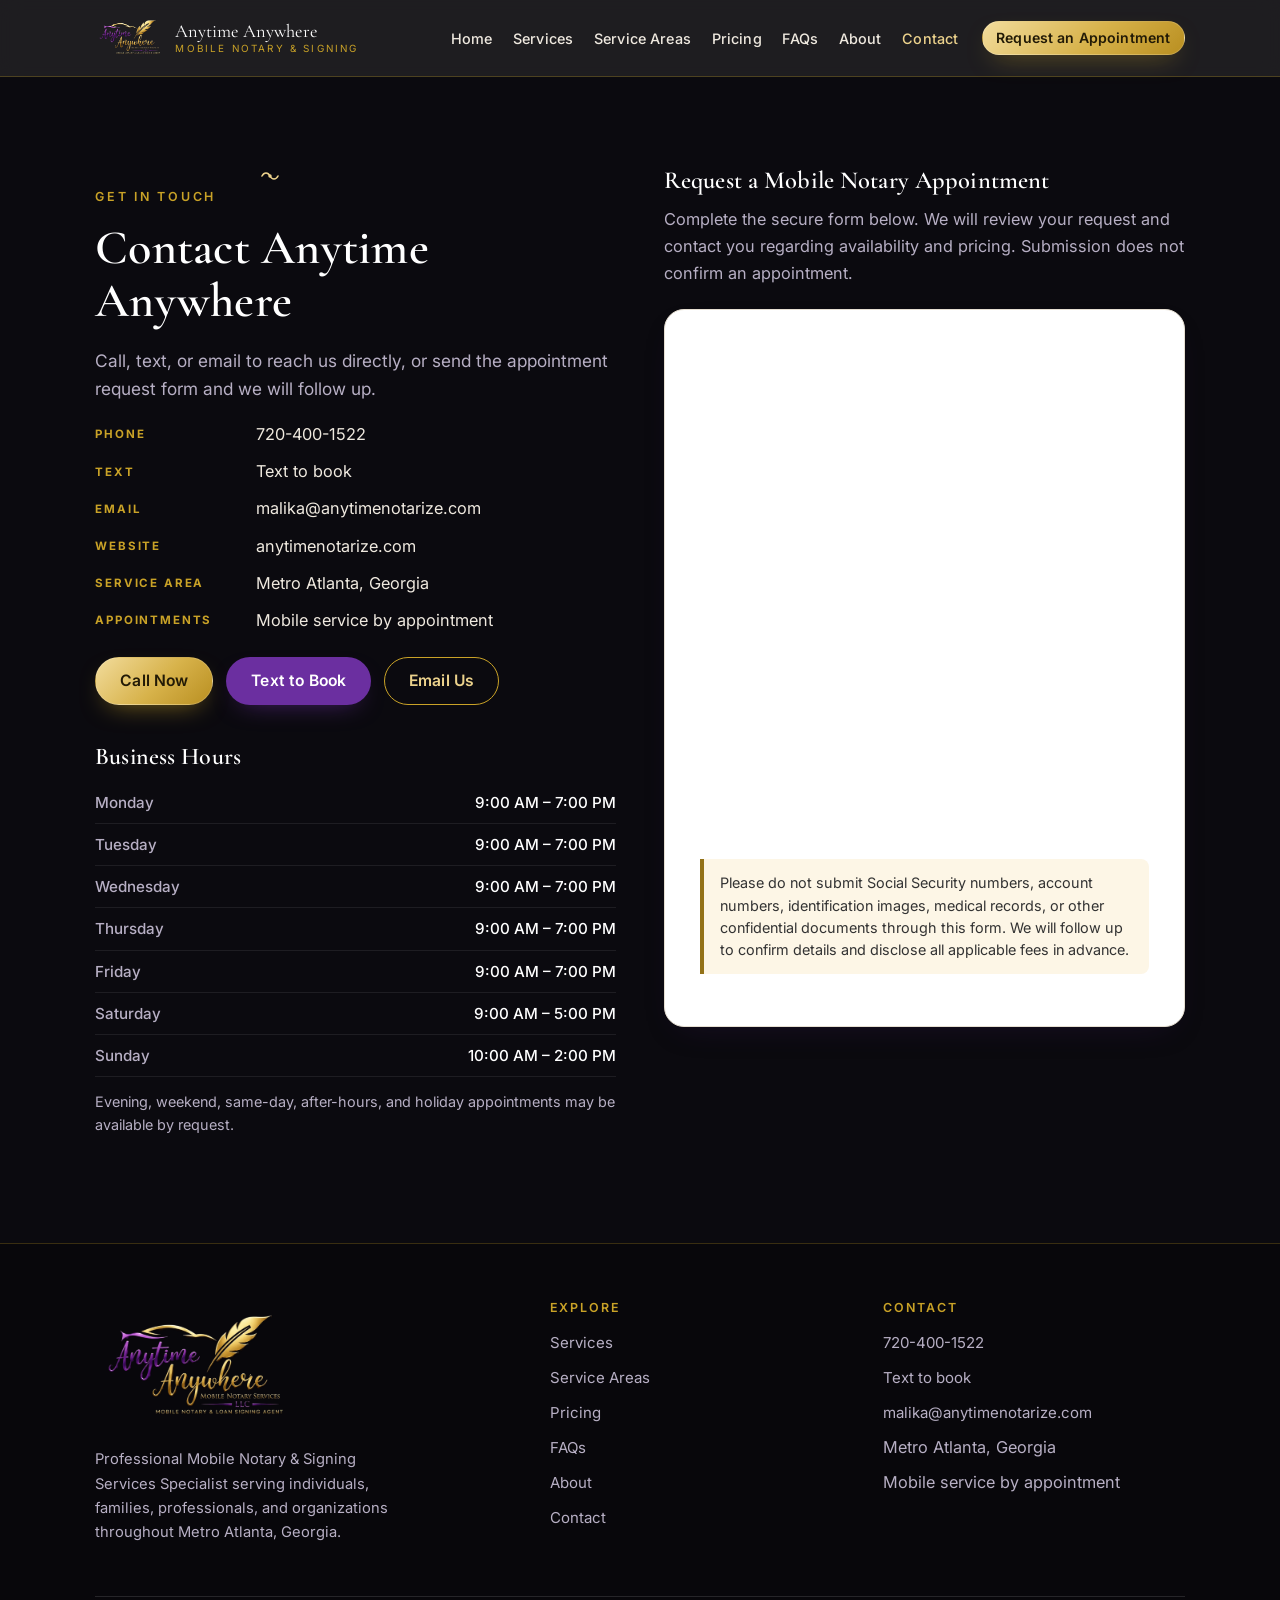
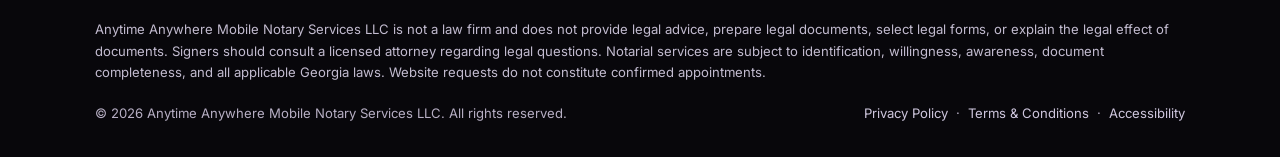
<file: contact.html>
<!DOCTYPE html>
<html lang="en">
<head>
  <meta charset="UTF-8">
  <meta name="viewport" content="width=device-width, initial-scale=1">
  <title>Contact &amp; Book | Anytime Anywhere Mobile Notary Services LLC</title>
  <meta name="description" content="Contact Anytime Anywhere Mobile Notary in Metro Atlanta. Call or text 720-400-1522, email, or request a mobile notary appointment online. Business hours and after-hours availability listed.">
  <link rel="canonical" href="https://anytimenotarize.com/contact.html">
  <meta name="theme-color" content="#0b0a0f">
  <meta name="robots" content="index, follow">

  <meta property="og:type" content="website">
  <meta property="og:site_name" content="Anytime Anywhere Mobile Notary Services LLC">
  <meta property="og:title" content="Contact &amp; Book | Anytime Anywhere Mobile Notary Services LLC">
  <meta property="og:description" content="Contact Anytime Anywhere Mobile Notary in Metro Atlanta. Call or text 720-400-1522, email, or request a mobile notary appointment online. Business hours and after-hours availability listed.">
  <meta property="og:url" content="https://anytimenotarize.com/contact.html">
  <meta property="og:image" content="https://anytimenotarize.com/assets/images/logo.png">
  <meta name="twitter:card" content="summary_large_image">
  <meta name="twitter:title" content="Contact &amp; Book | Anytime Anywhere Mobile Notary Services LLC">
  <meta name="twitter:description" content="Contact Anytime Anywhere Mobile Notary in Metro Atlanta. Call or text 720-400-1522, email, or request a mobile notary appointment online. Business hours and after-hours availability listed.">
  <meta name="twitter:image" content="https://anytimenotarize.com/assets/images/logo.png">

  <link rel="preconnect" href="https://fonts.googleapis.com">
  <link rel="preconnect" href="https://fonts.gstatic.com" crossorigin>
  <link rel="icon" type="image/x-icon" href="assets/images/favicon/favicon.ico">
  <link rel="icon" type="image/png" sizes="32x32" href="assets/images/favicon/favicon-32x32.png">
  <link rel="icon" type="image/png" sizes="16x16" href="assets/images/favicon/favicon-16x16.png">
  <link rel="apple-touch-icon" sizes="180x180" href="assets/images/favicon/apple-touch-icon.png">

  <link href="https://fonts.googleapis.com/css2?family=Cormorant+Garamond:ital,wght@0,500;0,600;0,700;1,500;1,600&family=Inter:wght@400;500;600;700&display=swap" rel="stylesheet">
  <link rel="stylesheet" href="assets/css/styles.css">
</head>
<body>
<a class="skip-link" href="#main">Skip to content</a>
    <header class="site-header">
      <div class="container">
        <nav class="nav" aria-label="Primary">
          <a class="brand" href="index.html" aria-label="Anytime Anywhere Mobile Notary Services LLC home">
            <picture><source srcset="assets/images/logo-hero.webp" type="image/webp"><img src="assets/images/logo-hero.png" alt="Anytime Anywhere Mobile Notary Services LLC logo" width="120" height="80" decoding="async"></picture>
            <span class="brand-name">Anytime Anywhere<span>Mobile Notary &amp; Signing</span></span>
          </a>
          <button class="nav-toggle" type="button" aria-expanded="false" aria-controls="nav-menu" aria-label="Open menu">
            <span></span>
          </button>
          <div class="nav-menu" id="nav-menu">
            <ul class="nav-links">
              <li><a href="index.html">Home</a></li>
          <li><a href="services.html">Services</a></li>
          <li><a href="service-areas.html">Service Areas</a></li>
          <li><a href="pricing.html">Pricing</a></li>
          <li><a href="faq.html">FAQs</a></li>
          <li><a href="about.html">About</a></li>
          <li><a href="contact.html" aria-current="page">Contact</a></li>
            </ul>
            <div class="nav-cta">
              <a class="btn btn-gold" href="contact.html#appointment">Request an Appointment</a>
            </div>
          </div>
        </nav>
      </div>
    </header>
    <main id="main">
      <section class="section section--dark">
        <div class="container">
          <div class="contact-grid">
            <div>
              <span class="eyebrow">Get In Touch</span><span class="flourish" aria-hidden="true"><svg viewBox="0 0 108 12" fill="none"><path d="M2 6H42" stroke="url(#fl)" stroke-width="1.4" stroke-linecap="round"/><path d="M66 6h40" stroke="url(#fl)" stroke-width="1.4" stroke-linecap="round"/><path d="M46 6c2-4 6-4 8 0s6 4 8 0" stroke="#ecd28c" stroke-width="1.6" stroke-linecap="round" fill="none"/><circle cx="54" cy="6" r="1.7" fill="#ecd28c"/><defs><linearGradient id="fl" x1="0" y1="0" x2="108" y2="0"><stop stop-color="#c9a227" stop-opacity="0"/><stop offset=".5" stop-color="#ecd28c"/><stop offset="1" stop-color="#c9a227" stop-opacity="0"/></linearGradient></defs></svg></span>
              <h1 class="section-title" style="color:#fff">Contact Anytime Anywhere</h1>
              <p class="section-lead">Call, text, or email to reach us directly, or send the appointment request form and we will follow up.</p>

              <ul class="contact-lines">
                <li><span class="lbl">Phone</span><a href="tel:+17204001522">720-400-1522</a></li>
                <li><span class="lbl">Text</span><a href="sms:+17204001522">Text to book</a></li>
                <li><span class="lbl">Email</span><a href="mailto:malika@anytimenotarize.com">malika@anytimenotarize.com</a></li>
                <li><span class="lbl">Website</span><span>anytimenotarize.com</span></li>
                <li><span class="lbl">Service Area</span><span>Metro Atlanta, Georgia</span></li>
                <li><span class="lbl">Appointments</span><span>Mobile service by appointment</span></li>
              </ul>

              <div class="btn-row">
                <a class="btn btn-gold" href="tel:+17204001522">Call Now</a>
                <a class="btn btn-purple" href="sms:+17204001522">Text to Book</a>
                <a class="btn btn-ghost-gold" href="mailto:malika@anytimenotarize.com">Email Us</a>
              </div>

              <h2 style="color:#fff;margin-top:2.4rem;font-size:1.5rem">Business Hours</h2>
              <table class="hours-table">
                <tbody>
                  <tr><th scope="row">Monday</th><td>9:00 AM &ndash; 7:00 PM</td></tr>
                  <tr><th scope="row">Tuesday</th><td>9:00 AM &ndash; 7:00 PM</td></tr>
                  <tr><th scope="row">Wednesday</th><td>9:00 AM &ndash; 7:00 PM</td></tr>
                  <tr><th scope="row">Thursday</th><td>9:00 AM &ndash; 7:00 PM</td></tr>
                  <tr><th scope="row">Friday</th><td>9:00 AM &ndash; 7:00 PM</td></tr>
                  <tr><th scope="row">Saturday</th><td>9:00 AM &ndash; 5:00 PM</td></tr>
                  <tr><th scope="row">Sunday</th><td>10:00 AM &ndash; 2:00 PM</td></tr>
                </tbody>
              </table>
              <p style="color:var(--text-ondark-muted);font-size:0.9rem;margin-top:0.8rem">Evening, weekend, same-day, after-hours, and holiday appointments may be available by request.</p>
            </div>

            <div id="appointment">
              <h2 style="color:#fff">Request a Mobile Notary Appointment</h2>
              <p style="color:var(--text-ondark-muted);max-width:60ch;margin-bottom:1.4rem">Complete the secure form below. We will review your request and contact you regarding availability and pricing. Submission does not confirm an appointment.</p>
              <div class="form-wrap tally-embed">
                <iframe data-tally-src="https://tally.so/embed/2EgR0D?alignLeft=1&hideTitle=1&transparentBackground=1&dynamicHeight=1" loading="lazy" width="100%" height="500" frameborder="0" marginheight="0" marginwidth="0" title="Appointment Request Form"></iframe>
                <p class="hint" style="margin-top:0.9rem">Please do not submit Social Security numbers, account numbers, identification images, medical records, or other confidential documents through this form. We will follow up to confirm details and disclose all applicable fees in advance.</p>
              </div>
              <script>
                var d=document,w="https://tally.so/widgets/embed.js",v=function(){"undefined"!=typeof Tally?Tally.loadEmbeds():d.querySelectorAll("iframe[data-tally-src]:not([src])").forEach(function(e){e.src=e.dataset.tallySrc});};if("undefined"!=typeof Tally)v();else if(null==d.querySelector('script[src="'+w+'"]')){var s=d.createElement("script");s.src=w,s.onload=v,s.onerror=v,d.body.appendChild(s);}
              </script>
            </div>
          </div>
        </div>
      </section>
    </main>
    <footer class="site-footer">
      <div class="container">
        <div class="footer-grid">
          <div class="footer-brand">
            <picture><source srcset="assets/images/logo-hero.webp" type="image/webp"><img src="assets/images/logo-hero.png" alt="Anytime Anywhere Mobile Notary Services LLC logo" width="150" height="100" loading="lazy" decoding="async"></picture>
            <p>Professional Mobile Notary &amp; Signing Services Specialist serving individuals, families, professionals, and organizations throughout Metro Atlanta, Georgia.</p>
          </div>
          <div class="footer-col">
            <h4>Explore</h4>
            <ul>
              <li><a href="services.html">Services</a></li>
              <li><a href="service-areas.html">Service Areas</a></li>
              <li><a href="pricing.html">Pricing</a></li>
              <li><a href="faq.html">FAQs</a></li>
              <li><a href="about.html">About</a></li>
              <li><a href="contact.html">Contact</a></li>
            </ul>
          </div>
          <div class="footer-col">
            <h4>Contact</h4>
            <ul>
              <li><a href="tel:+17204001522">720-400-1522</a></li>
              <li><a href="sms:+17204001522">Text to book</a></li>
              <li><a href="mailto:malika@anytimenotarize.com">malika@anytimenotarize.com</a></li>
              <li>Metro Atlanta, Georgia</li>
              <li>Mobile service by appointment</li>
            </ul>
          </div>
        </div>

        <p class="footer-disclaimer">Anytime Anywhere Mobile Notary Services LLC is not a law firm and does not provide legal advice, prepare legal documents, select legal forms, or explain the legal effect of documents. Signers should consult a licensed attorney regarding legal questions. Notarial services are subject to identification, willingness, awareness, document completeness, and all applicable Georgia laws. Website requests do not constitute confirmed appointments.</p>

        <div class="footer-bottom">
          <span>&copy; <span data-year>2026</span> Anytime Anywhere Mobile Notary Services LLC. All rights reserved.</span>
          <span>
            <a href="privacy.html">Privacy Policy</a> &nbsp;&middot;&nbsp;
            <a href="terms.html">Terms &amp; Conditions</a> &nbsp;&middot;&nbsp;
            <a href="privacy.html#accessibility">Accessibility</a>
          </span>
        </div>
      </div>
    </footer>
    <script src="assets/js/script.js" defer></script>
  </body>
</html>
</file>
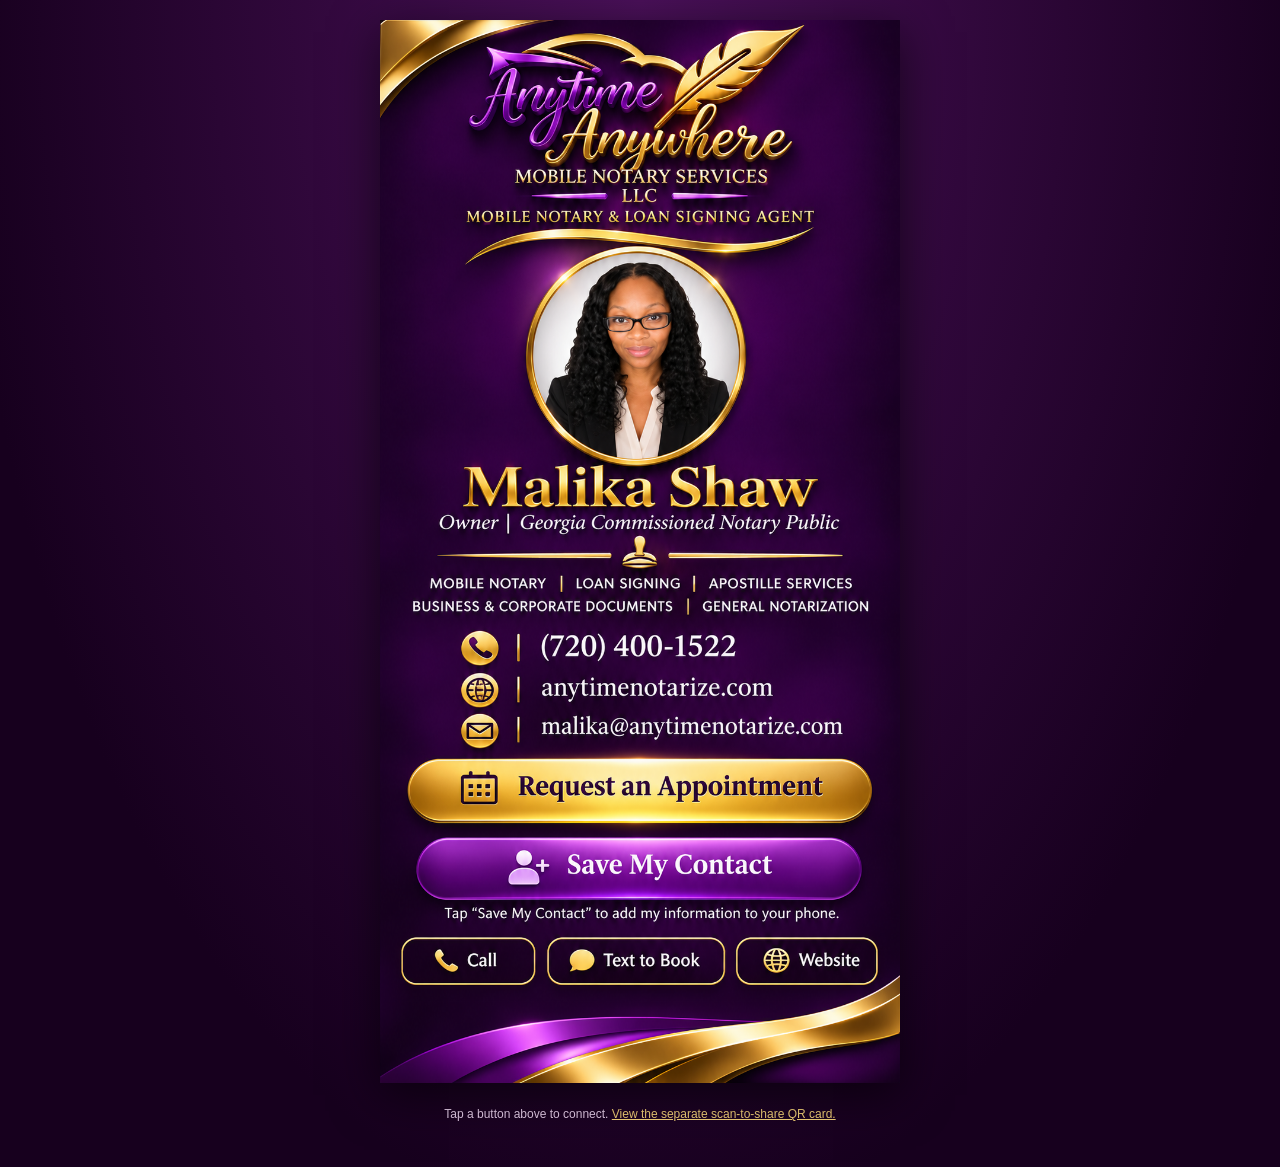
<file: digital-card.html>
<!doctype html>
<html lang="en"><head><meta charset="utf-8"><meta name="viewport" content="width=device-width, initial-scale=1"><meta name="theme-color" content="#350047"><title>Malika Shaw | Anytime Anywhere Mobile Notary Services</title>
<meta name="description" content="Malika Shaw - Anytime Anywhere Mobile Notary Services. Request an appointment, call, text, or save my contact.">
<style>
*{box-sizing:border-box}html{background:#17001e}body{margin:0;background:radial-gradient(ellipse at top,#4a1059,#17001e 75%);font-family:Arial,sans-serif;color:white}
.wrap{width:min(100%,520px);margin:auto;padding:0 0 22px}.art{position:relative;width:100%;line-height:0}.art img{display:block;width:100%;height:auto}
.hotspot{position:absolute;display:block;cursor:pointer;border-radius:15px;outline-offset:2px}.hotspot:focus-visible{outline:3px solid white;background:#ffffff33}
.book{left:5%;top:69.5%;width:90%;height:6.2%}.save{left:6%;top:76.9%;width:88%;height:6.1%}.call{left:4%;top:86.2%;width:26%;height:4.9%}.text{left:32%;top:86.2%;width:34%;height:4.9%}.web{left:68%;top:86.2%;width:28%;height:4.9%}
.phone{left:26%;top:57.1%;width:60%;height:3.2%}.site{left:27%;top:61.2%;width:65%;height:2.7%}.email{left:27%;top:64.6%;width:70%;height:2.8%}
.foot{text-align:center;font-size:12px;color:#ead2ee;padding:10px 20px;line-height:1.5}.foot a{color:#f9d67b}.foot a:hover,.foot a:focus-visible{text-decoration:none}
@media(min-width:600px){.wrap{padding-top:20px}.art{box-shadow:0 12px 45px #0009}}
</style></head><body><main class="wrap"><div class="art">
<img src="notary-digital-card-design.png" width="877" height="1793" alt="Anytime Anywhere Mobile Notary Services LLC digital business card. Malika Shaw, owner and Georgia commissioned notary public. Phone (720) 400-1522, website anytimenotarize.com, email malika@anytimenotarize.com.">
<a class="hotspot book" href="https://anytimenotarize.com/contact.html" aria-label="Request an appointment"></a>
<a class="hotspot save" href="malika-shaw-notary.vcf" type="text/vcard" aria-label="Save my contact"></a>
<a class="hotspot call" href="tel:+17204001522" aria-label="Call Malika Shaw"></a>
<a class="hotspot text" href="sms:+17204001522" aria-label="Text to book"></a>
<a class="hotspot web" href="https://anytimenotarize.com/" aria-label="Visit website"></a>
<a class="hotspot phone" href="tel:+17204001522" aria-label="Call (720) 400-1522"></a>
<a class="hotspot site" href="https://anytimenotarize.com/" aria-label="Visit website"></a>
<a class="hotspot email" href="mailto:malika@anytimenotarize.com" aria-label="Email Malika Shaw"></a>
</div><p class="foot">Tap a button above to connect. <a href="Notary_Scan_My_Card_QR.png" target="_blank" rel="noopener">View the separate scan-to-share QR card.</a></p></main></body></html>
</file>
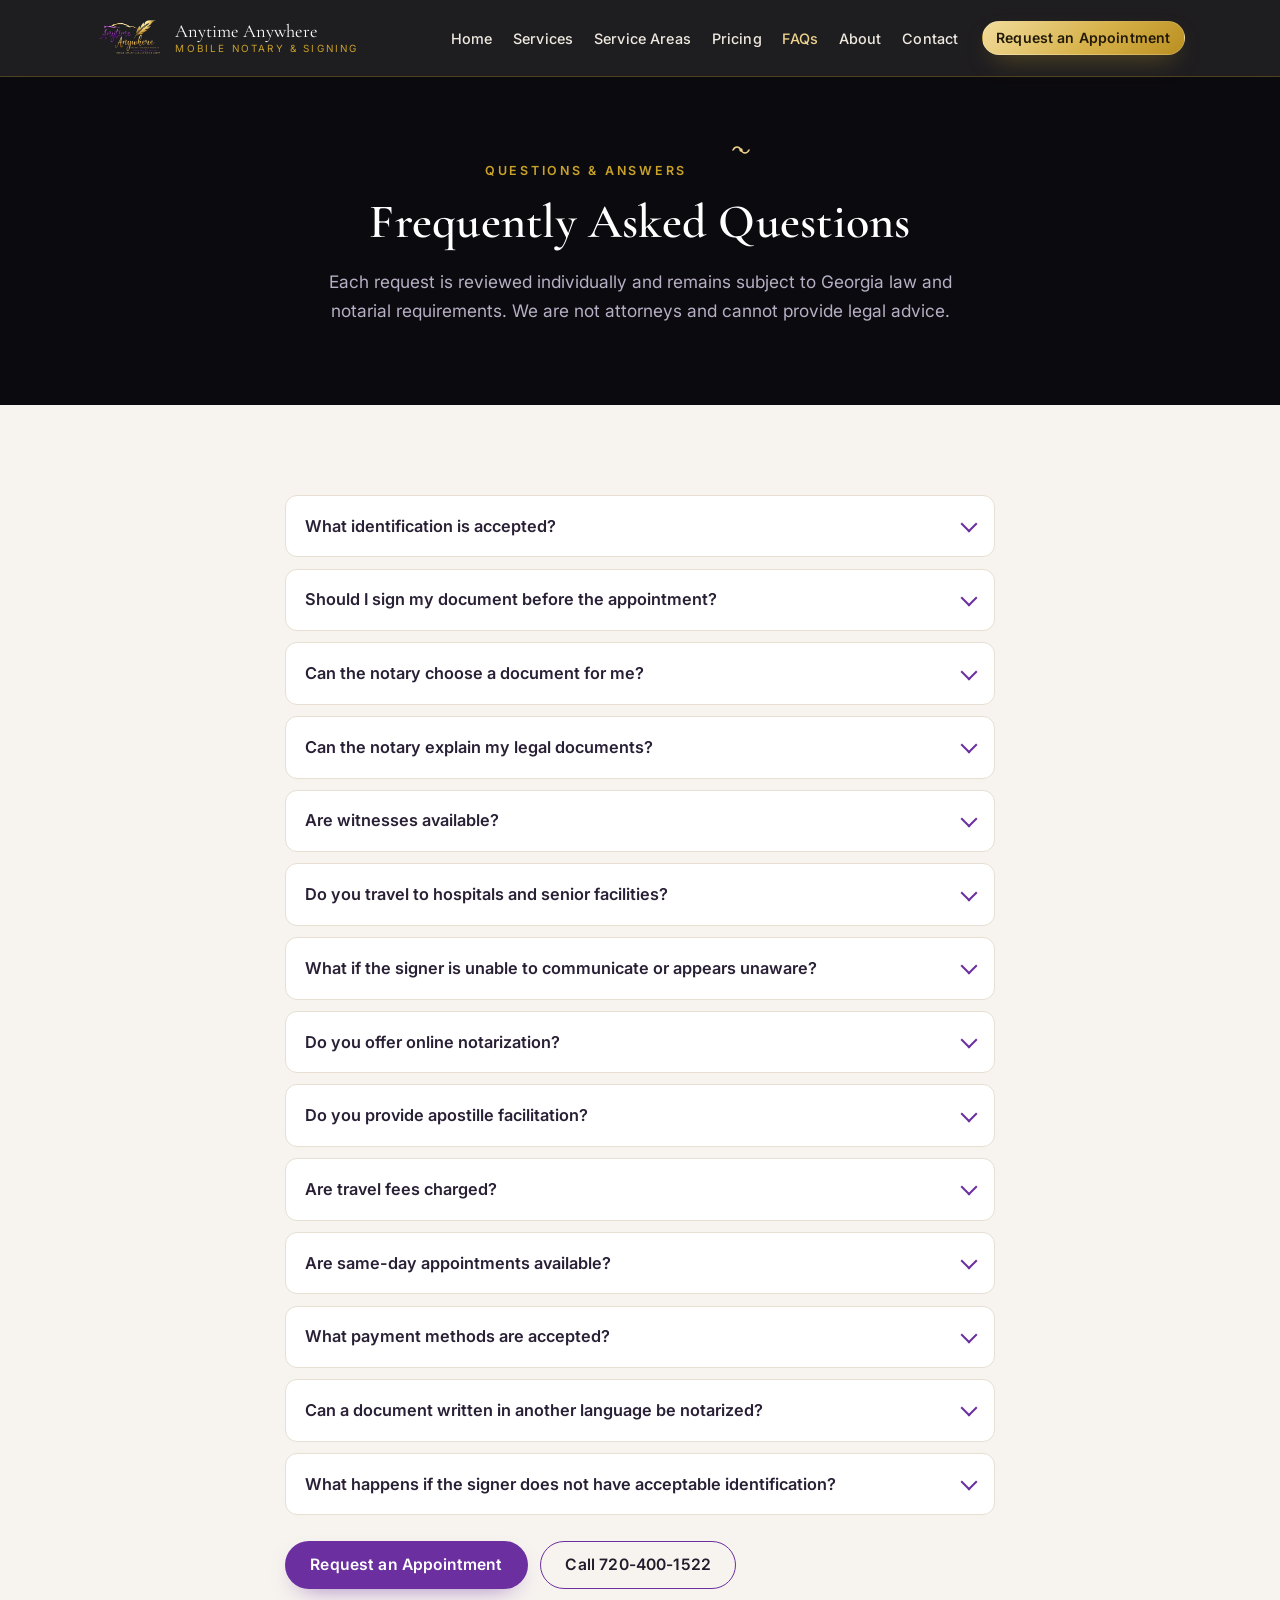
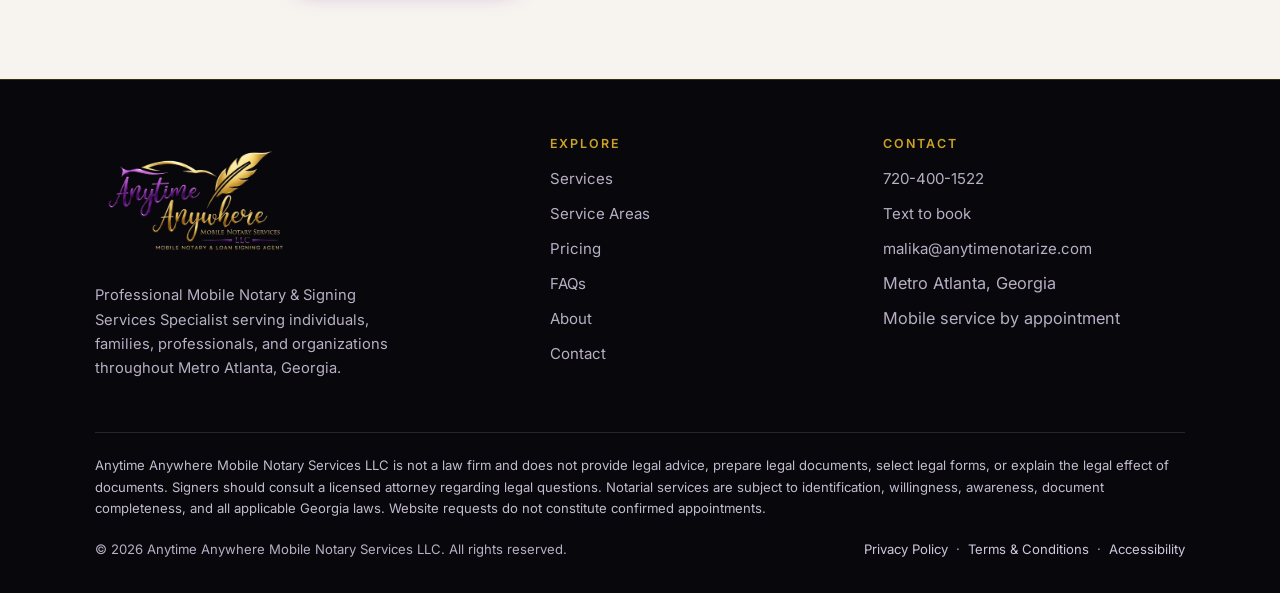
<file: faq.html>
<!DOCTYPE html>
<html lang="en">
<head>
  <meta charset="UTF-8">
  <meta name="viewport" content="width=device-width, initial-scale=1">
  <title>FAQs | Mobile Notary Atlanta | Anytime Anywhere Mobile Notary Services LLC</title>
  <meta name="description" content="Answers to common questions about mobile notary appointments in Atlanta: accepted ID, signing in advance, witnesses, hospital visits, apostille facilitation, travel fees, same-day availability, and payment.">
  <link rel="canonical" href="https://anytimenotarize.com/faq.html">
  <meta name="theme-color" content="#0b0a0f">
  <meta name="robots" content="index, follow">

  <meta property="og:type" content="website">
  <meta property="og:site_name" content="Anytime Anywhere Mobile Notary Services LLC">
  <meta property="og:title" content="FAQs | Mobile Notary Atlanta | Anytime Anywhere Mobile Notary Services LLC">
  <meta property="og:description" content="Answers to common questions about mobile notary appointments in Atlanta: accepted ID, signing in advance, witnesses, hospital visits, apostille facilitation, travel fees, same-day availability, and payment.">
  <meta property="og:url" content="https://anytimenotarize.com/faq.html">
  <meta property="og:image" content="https://anytimenotarize.com/assets/images/logo.png">
  <meta name="twitter:card" content="summary_large_image">
  <meta name="twitter:title" content="FAQs | Mobile Notary Atlanta | Anytime Anywhere Mobile Notary Services LLC">
  <meta name="twitter:description" content="Answers to common questions about mobile notary appointments in Atlanta: accepted ID, signing in advance, witnesses, hospital visits, apostille facilitation, travel fees, same-day availability, and payment.">
  <meta name="twitter:image" content="https://anytimenotarize.com/assets/images/logo.png">

  <link rel="preconnect" href="https://fonts.googleapis.com">
  <link rel="preconnect" href="https://fonts.gstatic.com" crossorigin>
  <link rel="icon" type="image/x-icon" href="assets/images/favicon/favicon.ico">
  <link rel="icon" type="image/png" sizes="32x32" href="assets/images/favicon/favicon-32x32.png">
  <link rel="icon" type="image/png" sizes="16x16" href="assets/images/favicon/favicon-16x16.png">
  <link rel="apple-touch-icon" sizes="180x180" href="assets/images/favicon/apple-touch-icon.png">

  <link href="https://fonts.googleapis.com/css2?family=Cormorant+Garamond:ital,wght@0,500;0,600;0,700;1,500;1,600&family=Inter:wght@400;500;600;700&display=swap" rel="stylesheet">
  <link rel="stylesheet" href="assets/css/styles.css">
<script type="application/ld+json">
  {
    "@context": "https://schema.org",
    "@type": "FAQPage",
    "mainEntity": [
      {
        "@type": "Question",
        "name": "What identification is accepted?",
        "acceptedAnswer": {
          "@type": "Answer",
          "text": "We generally accept current, government-issued photo identification such as a state driver's license, a state ID card, a U.S. or foreign passport, or a military ID. Identification must be valid and satisfy Georgia notarial requirements. If you are unsure whether your ID qualifies, ask us before the appointment."
        }
      },
      {
        "@type": "Question",
        "name": "Should I sign my document before the appointment?",
        "acceptedAnswer": {
          "@type": "Answer",
          "text": "Please do not sign in advance unless specifically instructed. For most notarial acts, the signer must sign in the presence of the notary. Bring your complete, unsigned document and your acceptable identification."
        }
      },
      {
        "@type": "Question",
        "name": "Can the notary choose a document for me?",
        "acceptedAnswer": {
          "@type": "Answer",
          "text": "No. We are not attorneys and cannot select forms, prepare legal documents, or decide which document you need. Please bring the completed document you or your attorney have prepared."
        }
      },
      {
        "@type": "Question",
        "name": "Can the notary explain my legal documents?",
        "acceptedAnswer": {
          "@type": "Answer",
          "text": "No. A notary cannot explain the legal effect of a document or give legal advice. For legal questions, please consult a licensed attorney."
        }
      },
      {
        "@type": "Question",
        "name": "Are witnesses available?",
        "acceptedAnswer": {
          "@type": "Answer",
          "text": "Witness coordination may be available depending on the document and location. Availability, eligibility, and pricing are confirmed before the appointment, and additional charges may apply."
        }
      },
      {
        "@type": "Question",
        "name": "Do you travel to hospitals and senior facilities?",
        "acceptedAnswer": {
          "@type": "Answer",
          "text": "Yes. We offer mobile appointments at hospitals, rehabilitation centers, nursing homes, assisted-living communities, and hospice locations, subject to facility procedures and the signer's ability to participate."
        }
      },
      {
        "@type": "Question",
        "name": "What if the signer is unable to communicate or appears unaware?",
        "acceptedAnswer": {
          "@type": "Answer",
          "text": "The signer must be aware of what is happening and willing to sign. If the signer cannot communicate clearly or does not appear to understand the act, we may be unable to proceed. Each situation is reviewed individually under Georgia law."
        }
      },
      {
        "@type": "Question",
        "name": "Do you offer online notarization?",
        "acceptedAnswer": {
          "@type": "Answer",
          "text": "Georgia does not currently have a permanent remote online notarization law, so we focus on in-person mobile appointments. If your needs change, contact us and we will let you know what is available."
        }
      },
      {
        "@type": "Question",
        "name": "Do you provide apostille facilitation?",
        "acceptedAnswer": {
          "@type": "Answer",
          "text": "Yes. We coordinate, review, submit, and arrange courier handling for documents intended for international use. Apostille issuance and acceptance are decided by the appropriate government authority, and approval cannot be guaranteed."
        }
      },
      {
        "@type": "Question",
        "name": "Are travel fees charged?",
        "acceptedAnswer": {
          "@type": "Answer",
          "text": "Mobile appointments include travel within the standard service area. Additional travel, parking, tolls, and related charges may apply depending on distance and location, and are disclosed before service."
        }
      },
      {
        "@type": "Question",
        "name": "Are same-day appointments available?",
        "acceptedAnswer": {
          "@type": "Answer",
          "text": "Same-day and urgent appointments may be available by request. Rush charges may apply. Contact us as early as possible so we can confirm availability."
        }
      },
      {
        "@type": "Question",
        "name": "What payment methods are accepted?",
        "acceptedAnswer": {
          "@type": "Answer",
          "text": "Accepted payment methods are confirmed when your appointment is scheduled. Ask us about current options when you request your appointment."
        }
      },
      {
        "@type": "Question",
        "name": "Can a document written in another language be notarized?",
        "acceptedAnswer": {
          "@type": "Answer",
          "text": "It depends on the document and the notarial act. The notary must be able to identify the signer and complete the required notarial certificate. Contact us with the details and we will review your request individually."
        }
      },
      {
        "@type": "Question",
        "name": "What happens if the signer does not have acceptable identification?",
        "acceptedAnswer": {
          "@type": "Answer",
          "text": "If a signer cannot present acceptable identification, we may be unable to perform the notarial act. Contact us in advance to discuss your identification so we can help you prepare."
        }
      }
    ]
  }
  </script>
</head>
<body>
<a class="skip-link" href="#main">Skip to content</a>
    <header class="site-header">
      <div class="container">
        <nav class="nav" aria-label="Primary">
          <a class="brand" href="index.html" aria-label="Anytime Anywhere Mobile Notary Services LLC home">
            <picture><source srcset="assets/images/logo-hero.webp" type="image/webp"><img src="assets/images/logo-hero.png" alt="Anytime Anywhere Mobile Notary Services LLC logo" width="120" height="80" decoding="async"></picture>
            <span class="brand-name">Anytime Anywhere<span>Mobile Notary &amp; Signing</span></span>
          </a>
          <button class="nav-toggle" type="button" aria-expanded="false" aria-controls="nav-menu" aria-label="Open menu">
            <span></span>
          </button>
          <div class="nav-menu" id="nav-menu">
            <ul class="nav-links">
              <li><a href="index.html">Home</a></li>
          <li><a href="services.html">Services</a></li>
          <li><a href="service-areas.html">Service Areas</a></li>
          <li><a href="pricing.html">Pricing</a></li>
          <li><a href="faq.html" aria-current="page">FAQs</a></li>
          <li><a href="about.html">About</a></li>
          <li><a href="contact.html">Contact</a></li>
            </ul>
            <div class="nav-cta">
              <a class="btn btn-gold" href="contact.html#appointment">Request an Appointment</a>
            </div>
          </div>
        </nav>
      </div>
    </header>
    <main id="main">
      <section class="section section--dark section--tight">
        <div class="container center">
          <span class="eyebrow">Questions &amp; Answers</span><span class="flourish" aria-hidden="true"><svg viewBox="0 0 108 12" fill="none"><path d="M2 6H42" stroke="url(#fl)" stroke-width="1.4" stroke-linecap="round"/><path d="M66 6h40" stroke="url(#fl)" stroke-width="1.4" stroke-linecap="round"/><path d="M46 6c2-4 6-4 8 0s6 4 8 0" stroke="#ecd28c" stroke-width="1.6" stroke-linecap="round" fill="none"/><circle cx="54" cy="6" r="1.7" fill="#ecd28c"/><defs><linearGradient id="fl" x1="0" y1="0" x2="108" y2="0"><stop stop-color="#c9a227" stop-opacity="0"/><stop offset=".5" stop-color="#ecd28c"/><stop offset="1" stop-color="#c9a227" stop-opacity="0"/></linearGradient></defs></svg></span>
          <h1 class="section-title">Frequently Asked Questions</h1>
          <p class="section-lead">Each request is reviewed individually and remains subject to Georgia law and notarial requirements. We are not attorneys and cannot provide legal advice.</p>
        </div>
      </section>

      <section class="section">
        <div class="container narrow">
          <div class="accordion">
            <details class="acc"><summary>What identification is accepted?</summary><div class="acc-body"><p>We generally accept current, government-issued photo identification such as a state driver's license, a state ID card, a U.S. or foreign passport, or a military ID. Identification must be valid and satisfy Georgia notarial requirements. If you are unsure whether your ID qualifies, ask us before the appointment.</p></div></details>
            <details class="acc"><summary>Should I sign my document before the appointment?</summary><div class="acc-body"><p>Please do not sign in advance unless specifically instructed. For most notarial acts, the signer must sign in the presence of the notary. Bring your complete, unsigned document and your acceptable identification.</p></div></details>
            <details class="acc"><summary>Can the notary choose a document for me?</summary><div class="acc-body"><p>No. We are not attorneys and cannot select forms, prepare legal documents, or decide which document you need. Please bring the completed document you or your attorney have prepared.</p></div></details>
            <details class="acc"><summary>Can the notary explain my legal documents?</summary><div class="acc-body"><p>No. A notary cannot explain the legal effect of a document or give legal advice. For legal questions, please consult a licensed attorney.</p></div></details>
            <details class="acc"><summary>Are witnesses available?</summary><div class="acc-body"><p>Witness coordination may be available depending on the document and location. Availability, eligibility, and pricing are confirmed before the appointment, and additional charges may apply.</p></div></details>
            <details class="acc"><summary>Do you travel to hospitals and senior facilities?</summary><div class="acc-body"><p>Yes. We offer mobile appointments at hospitals, rehabilitation centers, nursing homes, assisted-living communities, and hospice locations, subject to facility procedures and the signer's ability to participate.</p></div></details>
            <details class="acc"><summary>What if the signer is unable to communicate or appears unaware?</summary><div class="acc-body"><p>The signer must be aware of what is happening and willing to sign. If the signer cannot communicate clearly or does not appear to understand the act, we may be unable to proceed. Each situation is reviewed individually under Georgia law.</p></div></details>
            <details class="acc"><summary>Do you offer online notarization?</summary><div class="acc-body"><p>Georgia does not currently have a permanent remote online notarization law, so we focus on in-person mobile appointments. If your needs change, contact us and we will let you know what is available.</p></div></details>
            <details class="acc"><summary>Do you provide apostille facilitation?</summary><div class="acc-body"><p>Yes. We coordinate, review, submit, and arrange courier handling for documents intended for international use. Apostille issuance and acceptance are decided by the appropriate government authority, and approval cannot be guaranteed.</p></div></details>
            <details class="acc"><summary>Are travel fees charged?</summary><div class="acc-body"><p>Mobile appointments include travel within the standard service area. Additional travel, parking, tolls, and related charges may apply depending on distance and location, and are disclosed before service.</p></div></details>
            <details class="acc"><summary>Are same-day appointments available?</summary><div class="acc-body"><p>Same-day and urgent appointments may be available by request. Rush charges may apply. Contact us as early as possible so we can confirm availability.</p></div></details>
            <details class="acc"><summary>What payment methods are accepted?</summary><div class="acc-body"><p>Accepted payment methods are confirmed when your appointment is scheduled. Ask us about current options when you request your appointment.</p></div></details>
            <details class="acc"><summary>Can a document written in another language be notarized?</summary><div class="acc-body"><p>It depends on the document and the notarial act. The notary must be able to identify the signer and complete the required notarial certificate. Contact us with the details and we will review your request individually.</p></div></details>
            <details class="acc"><summary>What happens if the signer does not have acceptable identification?</summary><div class="acc-body"><p>If a signer cannot present acceptable identification, we may be unable to perform the notarial act. Contact us in advance to discuss your identification so we can help you prepare.</p></div></details>
          </div>
          <div class="mini-cta">
            <a class="btn btn-purple" href="contact.html#appointment">Request an Appointment</a>
            <a class="btn btn-ghost" href="tel:+17204001522">Call 720-400-1522</a>
          </div>
        </div>
      </section>
    </main>
    <footer class="site-footer">
      <div class="container">
        <div class="footer-grid">
          <div class="footer-brand">
            <picture><source srcset="assets/images/logo-hero.webp" type="image/webp"><img src="assets/images/logo-hero.png" alt="Anytime Anywhere Mobile Notary Services LLC logo" width="150" height="100" loading="lazy" decoding="async"></picture>
            <p>Professional Mobile Notary &amp; Signing Services Specialist serving individuals, families, professionals, and organizations throughout Metro Atlanta, Georgia.</p>
          </div>
          <div class="footer-col">
            <h4>Explore</h4>
            <ul>
              <li><a href="services.html">Services</a></li>
              <li><a href="service-areas.html">Service Areas</a></li>
              <li><a href="pricing.html">Pricing</a></li>
              <li><a href="faq.html">FAQs</a></li>
              <li><a href="about.html">About</a></li>
              <li><a href="contact.html">Contact</a></li>
            </ul>
          </div>
          <div class="footer-col">
            <h4>Contact</h4>
            <ul>
              <li><a href="tel:+17204001522">720-400-1522</a></li>
              <li><a href="sms:+17204001522">Text to book</a></li>
              <li><a href="mailto:malika@anytimenotarize.com">malika@anytimenotarize.com</a></li>
              <li>Metro Atlanta, Georgia</li>
              <li>Mobile service by appointment</li>
            </ul>
          </div>
        </div>

        <p class="footer-disclaimer">Anytime Anywhere Mobile Notary Services LLC is not a law firm and does not provide legal advice, prepare legal documents, select legal forms, or explain the legal effect of documents. Signers should consult a licensed attorney regarding legal questions. Notarial services are subject to identification, willingness, awareness, document completeness, and all applicable Georgia laws. Website requests do not constitute confirmed appointments.</p>

        <div class="footer-bottom">
          <span>&copy; <span data-year>2026</span> Anytime Anywhere Mobile Notary Services LLC. All rights reserved.</span>
          <span>
            <a href="privacy.html">Privacy Policy</a> &nbsp;&middot;&nbsp;
            <a href="terms.html">Terms &amp; Conditions</a> &nbsp;&middot;&nbsp;
            <a href="privacy.html#accessibility">Accessibility</a>
          </span>
        </div>
      </div>
    </footer>
    <script src="assets/js/script.js" defer></script>
  </body>
</html>
</file>
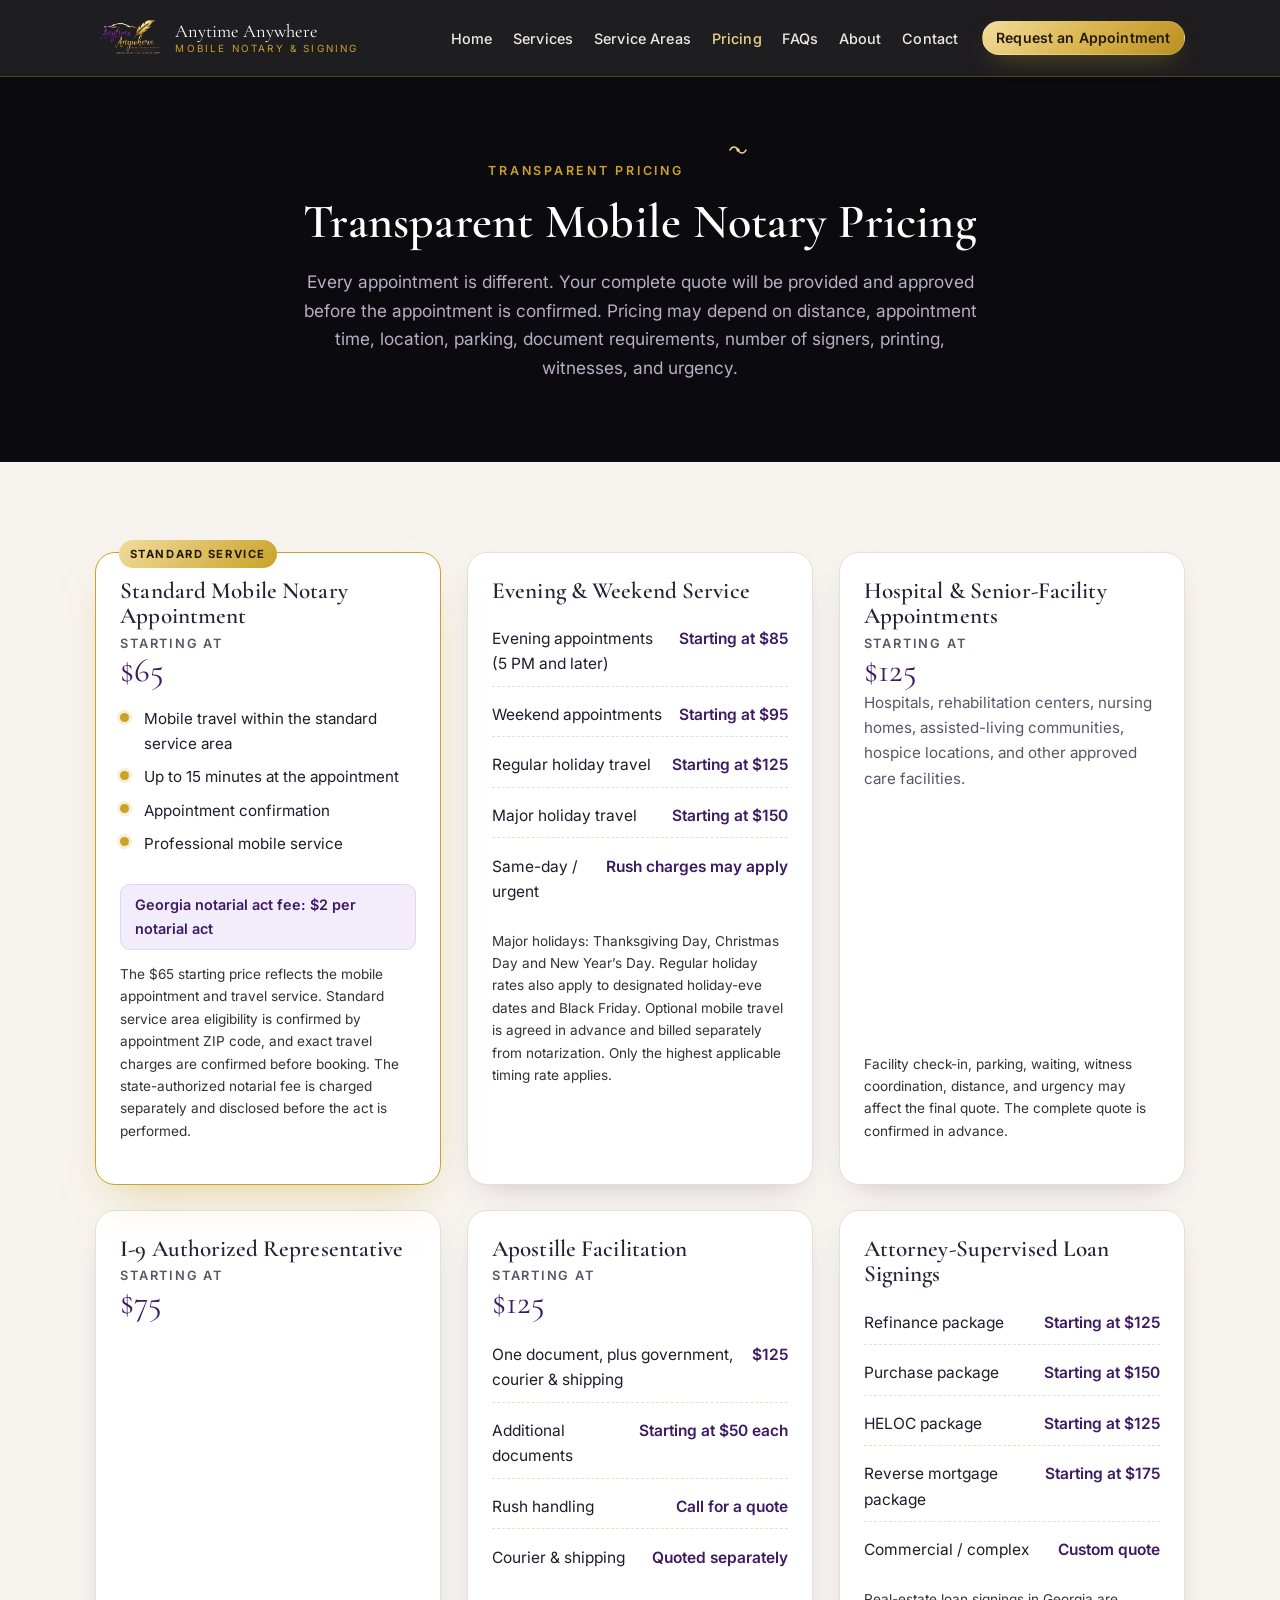
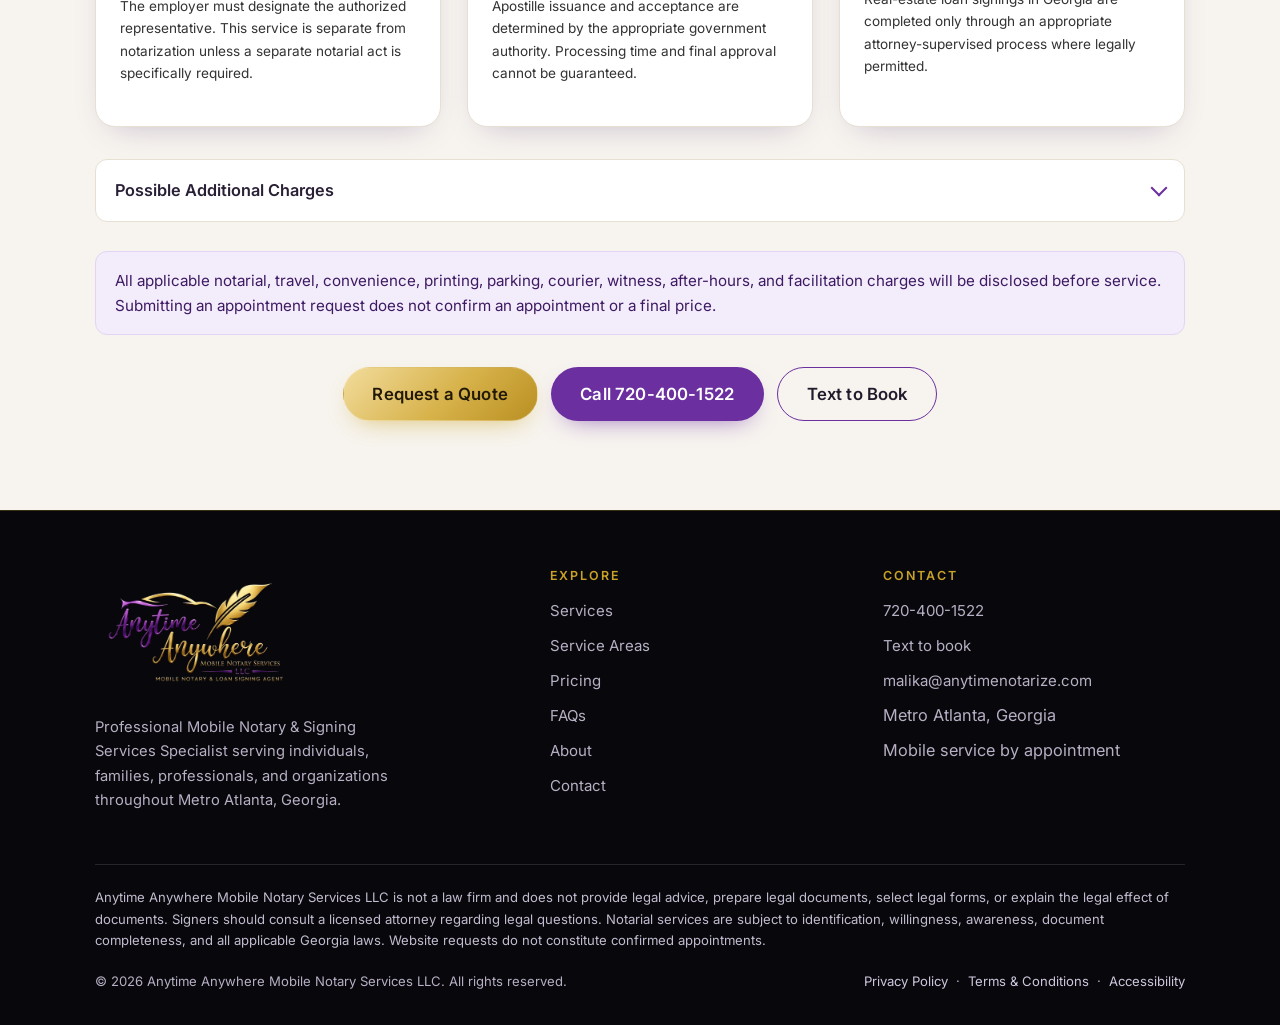
<file: pricing.html>
<!DOCTYPE html>
<html lang="en">
<head>
  <meta charset="UTF-8">
  <meta name="viewport" content="width=device-width, initial-scale=1">
  <title>Pricing | Mobile Notary Atlanta | Anytime Anywhere Mobile Notary Services LLC</title>
  <meta name="description" content="Transparent mobile notary pricing in Metro Atlanta. Standard appointments starting at $65 plus the $2 Georgia notarial fee, with hospital, apostille, I-9, and attorney-supervised loan signing rates. Full quote confirmed in advance.">
  <link rel="canonical" href="https://anytimenotarize.com/pricing.html">
  <meta name="theme-color" content="#0b0a0f">
  <meta name="robots" content="index, follow">

  <meta property="og:type" content="website">
  <meta property="og:site_name" content="Anytime Anywhere Mobile Notary Services LLC">
  <meta property="og:title" content="Pricing | Mobile Notary Atlanta | Anytime Anywhere Mobile Notary Services LLC">
  <meta property="og:description" content="Transparent mobile notary pricing in Metro Atlanta. Standard appointments starting at $65 plus the $2 Georgia notarial fee, with hospital, apostille, I-9, and attorney-supervised loan signing rates. Full quote confirmed in advance.">
  <meta property="og:url" content="https://anytimenotarize.com/pricing.html">
  <meta property="og:image" content="https://anytimenotarize.com/assets/images/logo.png">
  <meta name="twitter:card" content="summary_large_image">
  <meta name="twitter:title" content="Pricing | Mobile Notary Atlanta | Anytime Anywhere Mobile Notary Services LLC">
  <meta name="twitter:description" content="Transparent mobile notary pricing in Metro Atlanta. Standard appointments starting at $65 plus the $2 Georgia notarial fee, with hospital, apostille, I-9, and attorney-supervised loan signing rates. Full quote confirmed in advance.">
  <meta name="twitter:image" content="https://anytimenotarize.com/assets/images/logo.png">

  <link rel="preconnect" href="https://fonts.googleapis.com">
  <link rel="preconnect" href="https://fonts.gstatic.com" crossorigin>
  <link rel="icon" type="image/x-icon" href="assets/images/favicon/favicon.ico">
  <link rel="icon" type="image/png" sizes="32x32" href="assets/images/favicon/favicon-32x32.png">
  <link rel="icon" type="image/png" sizes="16x16" href="assets/images/favicon/favicon-16x16.png">
  <link rel="apple-touch-icon" sizes="180x180" href="assets/images/favicon/apple-touch-icon.png">

  <link href="https://fonts.googleapis.com/css2?family=Cormorant+Garamond:ital,wght@0,500;0,600;0,700;1,500;1,600&family=Inter:wght@400;500;600;700&display=swap" rel="stylesheet">
  <link rel="stylesheet" href="assets/css/styles.css">
</head>
<body>
<a class="skip-link" href="#main">Skip to content</a>
    <header class="site-header">
      <div class="container">
        <nav class="nav" aria-label="Primary">
          <a class="brand" href="index.html" aria-label="Anytime Anywhere Mobile Notary Services LLC home">
            <picture><source srcset="assets/images/logo-hero.webp" type="image/webp"><img src="assets/images/logo-hero.png" alt="Anytime Anywhere Mobile Notary Services LLC logo" width="120" height="80" decoding="async"></picture>
            <span class="brand-name">Anytime Anywhere<span>Mobile Notary &amp; Signing</span></span>
          </a>
          <button class="nav-toggle" type="button" aria-expanded="false" aria-controls="nav-menu" aria-label="Open menu">
            <span></span>
          </button>
          <div class="nav-menu" id="nav-menu">
            <ul class="nav-links">
              <li><a href="index.html">Home</a></li>
          <li><a href="services.html">Services</a></li>
          <li><a href="service-areas.html">Service Areas</a></li>
          <li><a href="pricing.html" aria-current="page">Pricing</a></li>
          <li><a href="faq.html">FAQs</a></li>
          <li><a href="about.html">About</a></li>
          <li><a href="contact.html">Contact</a></li>
            </ul>
            <div class="nav-cta">
              <a class="btn btn-gold" href="contact.html#appointment">Request an Appointment</a>
            </div>
          </div>
        </nav>
      </div>
    </header>
    <main id="main">
      <section class="section section--dark section--tight">
        <div class="container center">
          <span class="eyebrow">Transparent Pricing</span><span class="flourish" aria-hidden="true"><svg viewBox="0 0 108 12" fill="none"><path d="M2 6H42" stroke="url(#fl)" stroke-width="1.4" stroke-linecap="round"/><path d="M66 6h40" stroke="url(#fl)" stroke-width="1.4" stroke-linecap="round"/><path d="M46 6c2-4 6-4 8 0s6 4 8 0" stroke="#ecd28c" stroke-width="1.6" stroke-linecap="round" fill="none"/><circle cx="54" cy="6" r="1.7" fill="#ecd28c"/><defs><linearGradient id="fl" x1="0" y1="0" x2="108" y2="0"><stop stop-color="#c9a227" stop-opacity="0"/><stop offset=".5" stop-color="#ecd28c"/><stop offset="1" stop-color="#c9a227" stop-opacity="0"/></linearGradient></defs></svg></span>
          <h1 class="section-title">Transparent Mobile Notary Pricing</h1>
          <p class="section-lead">Every appointment is different. Your complete quote will be provided and approved before the appointment is confirmed. Pricing may depend on distance, appointment time, location, parking, document requirements, number of signers, printing, witnesses, and urgency.</p>
        </div>
      </section>

      <section class="section">
        <div class="container">
          <div class="price-grid">

            <article class="price-card featured">
              <h3>Standard Mobile Notary Appointment</h3>
              <div class="price-amount"><small>Starting at</small>$65</div>
              <ul>
                <li>Mobile travel within the standard service area</li>
                <li>Up to 15 minutes at the appointment</li>
                <li>Appointment confirmation</li>
                <li>Professional mobile service</li>
              </ul>
              <div class="price-state-fee">Georgia notarial act fee: $2 per notarial act</div>
              <p class="fine" style="margin-top:0.8rem">The $65 starting price reflects the mobile appointment and travel service. Standard service area eligibility is confirmed by appointment ZIP code, and exact travel charges are confirmed before booking. The state-authorized notarial fee is charged separately and disclosed before the act is performed.</p>
            </article>

            <article class="price-card">
              <h3>Evening &amp; Weekend Service</h3>
              <div class="price-list">
                <div class="row"><span>Evening appointments (5 PM and later)</span><span class="amt">Starting at $85</span></div>
                <div class="row"><span>Weekend appointments</span><span class="amt">Starting at $95</span></div>
                <div class="row"><span>Regular holiday travel</span><span class="amt">Starting at $125</span></div>
                <div class="row"><span>Major holiday travel</span><span class="amt">Starting at $150</span></div>
                <div class="row"><span>Same-day / urgent</span><span class="amt">Rush charges may apply</span></div>
              </div>
              <p class="fine" style="margin-top:1rem">Major holidays: Thanksgiving Day, Christmas Day and New Year’s Day. Regular holiday rates also apply to designated holiday-eve dates and Black Friday. Optional mobile travel is agreed in advance and billed separately from notarization. Only the highest applicable timing rate applies.</p>
            </article>

            <article class="price-card">
              <h3>Hospital &amp; Senior-Facility Appointments</h3>
              <div class="price-amount"><small>Starting at</small>$125</div>
              <p style="color:var(--text-muted);font-size:0.95rem">Hospitals, rehabilitation centers, nursing homes, assisted-living communities, hospice locations, and other approved care facilities.</p>
              <p class="fine">Facility check-in, parking, waiting, witness coordination, distance, and urgency may affect the final quote. The complete quote is confirmed in advance.</p>
            </article>

            <article class="price-card">
              <h3>I-9 Authorized Representative</h3>
              <div class="price-amount"><small>Starting at</small>$75</div>
              <p class="fine">The employer must designate the authorized representative. This service is separate from notarization unless a separate notarial act is specifically required.</p>
            </article>

            <article class="price-card">
              <h3>Apostille Facilitation</h3>
              <div class="price-amount"><small>Starting at</small>$125</div>
              <div class="price-list">
                <div class="row"><span>One document, plus government, courier &amp; shipping</span><span class="amt">$125</span></div>
                <div class="row"><span>Additional documents</span><span class="amt">Starting at $50 each</span></div>
                <div class="row"><span>Rush handling</span><span class="amt">Call for a quote</span></div>
                <div class="row"><span>Courier &amp; shipping</span><span class="amt">Quoted separately</span></div>
              </div>
              <p class="fine" style="margin-top:1rem">Apostille issuance and acceptance are determined by the appropriate government authority. Processing time and final approval cannot be guaranteed.</p>
            </article>

            <article class="price-card">
              <h3>Attorney-Supervised Loan Signings</h3>
              <div class="price-list">
                <div class="row"><span>Refinance package</span><span class="amt">Starting at $125</span></div>
                <div class="row"><span>Purchase package</span><span class="amt">Starting at $150</span></div>
                <div class="row"><span>HELOC package</span><span class="amt">Starting at $125</span></div>
                <div class="row"><span>Reverse mortgage package</span><span class="amt">Starting at $175</span></div>
                <div class="row"><span>Commercial / complex</span><span class="amt">Custom quote</span></div>
              </div>
              <p class="fine" style="margin-top:1rem">Real-estate loan signings in Georgia are completed only through an appropriate attorney-supervised process where legally permitted.</p>
            </article>

          </div>

          <div style="margin-top:2rem">
            <div class="accordion">
              <details class="acc">
                <summary>Possible Additional Charges</summary>
                <div class="acc-body">
                  <p>Depending on the appointment, some requests involve additional charges. Anything that applies to your appointment is disclosed and approved before service.</p>
                  <ul>
                    <li>Additional travel beyond the standard service area</li>
                    <li>Extended appointment or waiting time</li>
                    <li>Parking and tolls</li>
                    <li>Printing and scanbacks</li>
                    <li>Courier or shipping</li>
                    <li>Witness coordination</li>
                    <li>Same-day or urgent service</li>
                    <li>Evening, weekend, or holiday service</li>
                    <li>Additional signers or locations</li>
                  </ul>
                </div>
              </details>
            </div>
          </div>

          <div class="note-band" style="margin-top:1.8rem">All applicable notarial, travel, convenience, printing, parking, courier, witness, after-hours, and facilitation charges will be disclosed before service. Submitting an appointment request does not confirm an appointment or a final price.</div>

          <div class="btn-row center" style="justify-content:center;margin-top:2rem">
            <a class="btn btn-gold btn-lg" href="contact.html#appointment">Request a Quote</a>
            <a class="btn btn-purple btn-lg" href="tel:+17204001522">Call 720-400-1522</a>
            <a class="btn btn-ghost btn-lg" href="sms:+17204001522">Text to Book</a>
          </div>
        </div>
      </section>
    </main>
    <footer class="site-footer">
      <div class="container">
        <div class="footer-grid">
          <div class="footer-brand">
            <picture><source srcset="assets/images/logo-hero.webp" type="image/webp"><img src="assets/images/logo-hero.png" alt="Anytime Anywhere Mobile Notary Services LLC logo" width="150" height="100" loading="lazy" decoding="async"></picture>
            <p>Professional Mobile Notary &amp; Signing Services Specialist serving individuals, families, professionals, and organizations throughout Metro Atlanta, Georgia.</p>
          </div>
          <div class="footer-col">
            <h4>Explore</h4>
            <ul>
              <li><a href="services.html">Services</a></li>
              <li><a href="service-areas.html">Service Areas</a></li>
              <li><a href="pricing.html">Pricing</a></li>
              <li><a href="faq.html">FAQs</a></li>
              <li><a href="about.html">About</a></li>
              <li><a href="contact.html">Contact</a></li>
            </ul>
          </div>
          <div class="footer-col">
            <h4>Contact</h4>
            <ul>
              <li><a href="tel:+17204001522">720-400-1522</a></li>
              <li><a href="sms:+17204001522">Text to book</a></li>
              <li><a href="mailto:malika@anytimenotarize.com">malika@anytimenotarize.com</a></li>
              <li>Metro Atlanta, Georgia</li>
              <li>Mobile service by appointment</li>
            </ul>
          </div>
        </div>

        <p class="footer-disclaimer">Anytime Anywhere Mobile Notary Services LLC is not a law firm and does not provide legal advice, prepare legal documents, select legal forms, or explain the legal effect of documents. Signers should consult a licensed attorney regarding legal questions. Notarial services are subject to identification, willingness, awareness, document completeness, and all applicable Georgia laws. Website requests do not constitute confirmed appointments.</p>

        <div class="footer-bottom">
          <span>&copy; <span data-year>2026</span> Anytime Anywhere Mobile Notary Services LLC. All rights reserved.</span>
          <span>
            <a href="privacy.html">Privacy Policy</a> &nbsp;&middot;&nbsp;
            <a href="terms.html">Terms &amp; Conditions</a> &nbsp;&middot;&nbsp;
            <a href="privacy.html#accessibility">Accessibility</a>
          </span>
        </div>
      </div>
    </footer>
    <script src="assets/js/script.js" defer></script>
  </body>
</html>
</file>
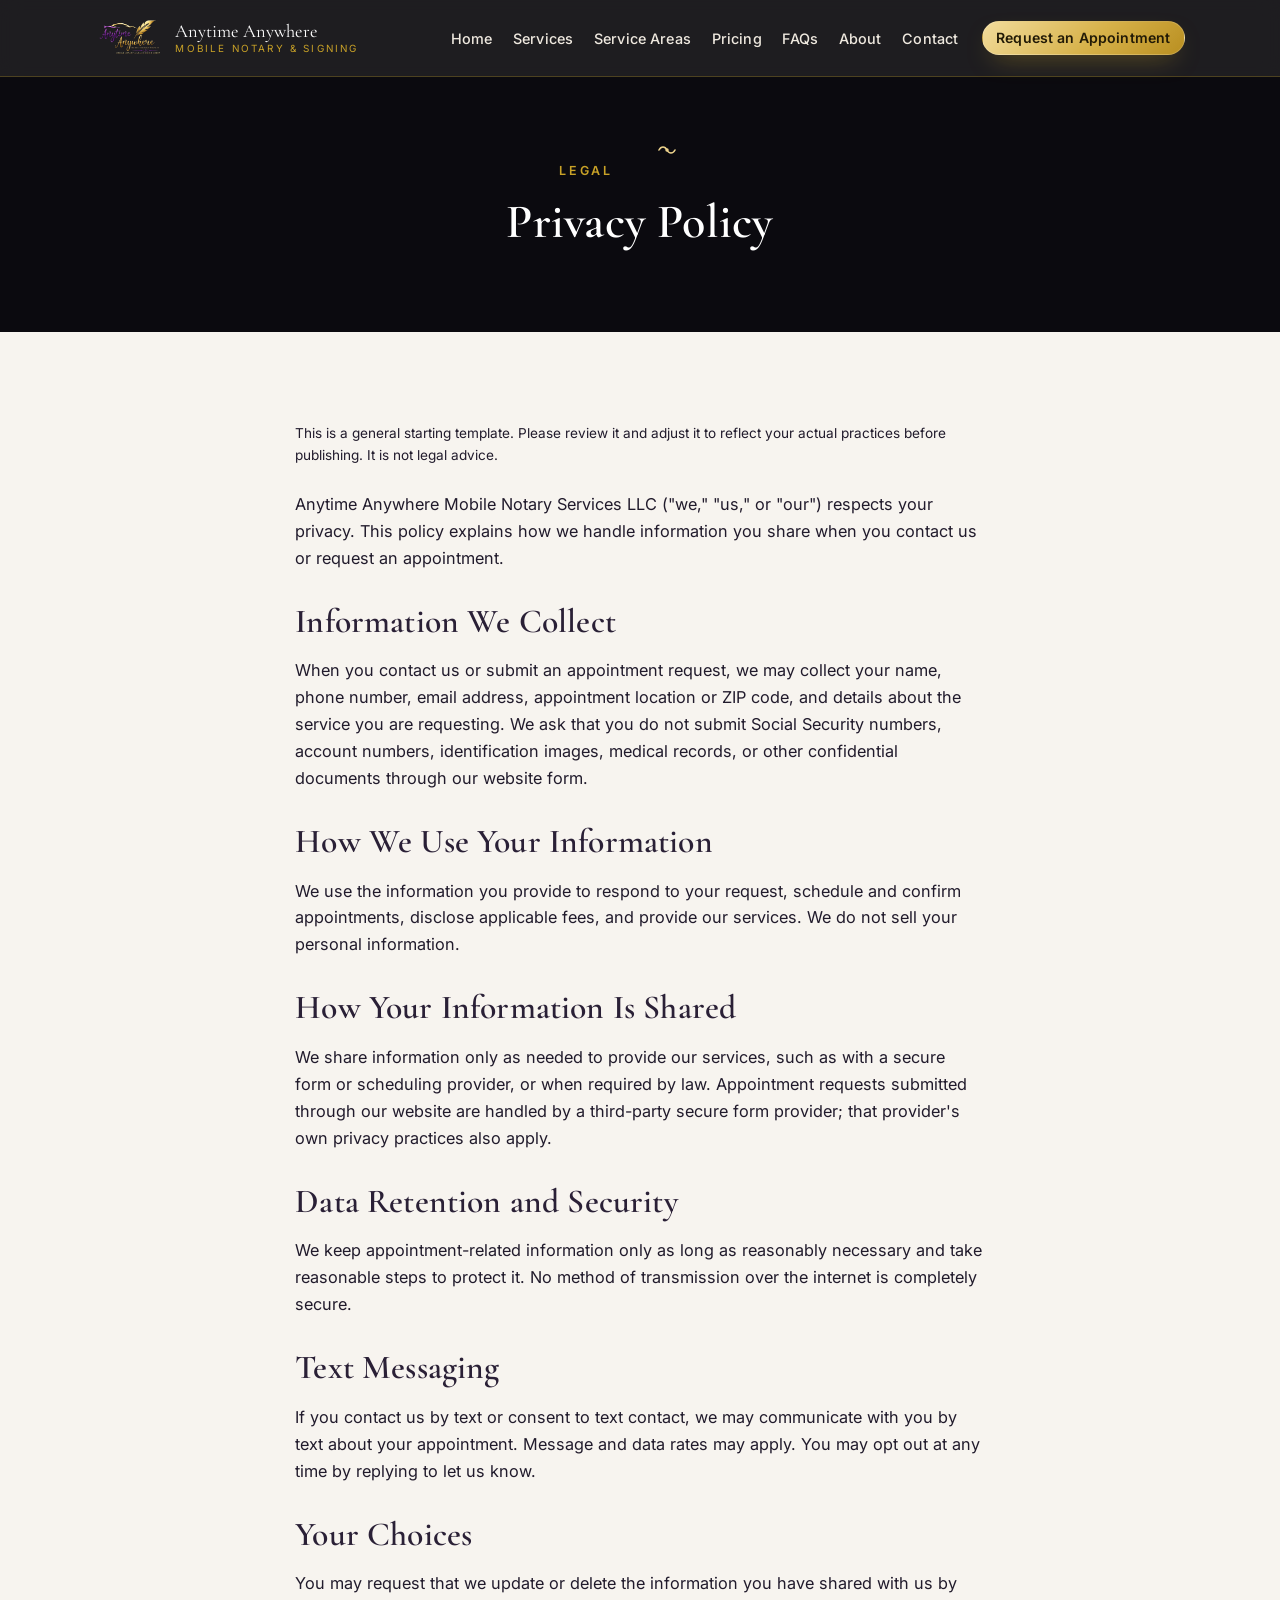
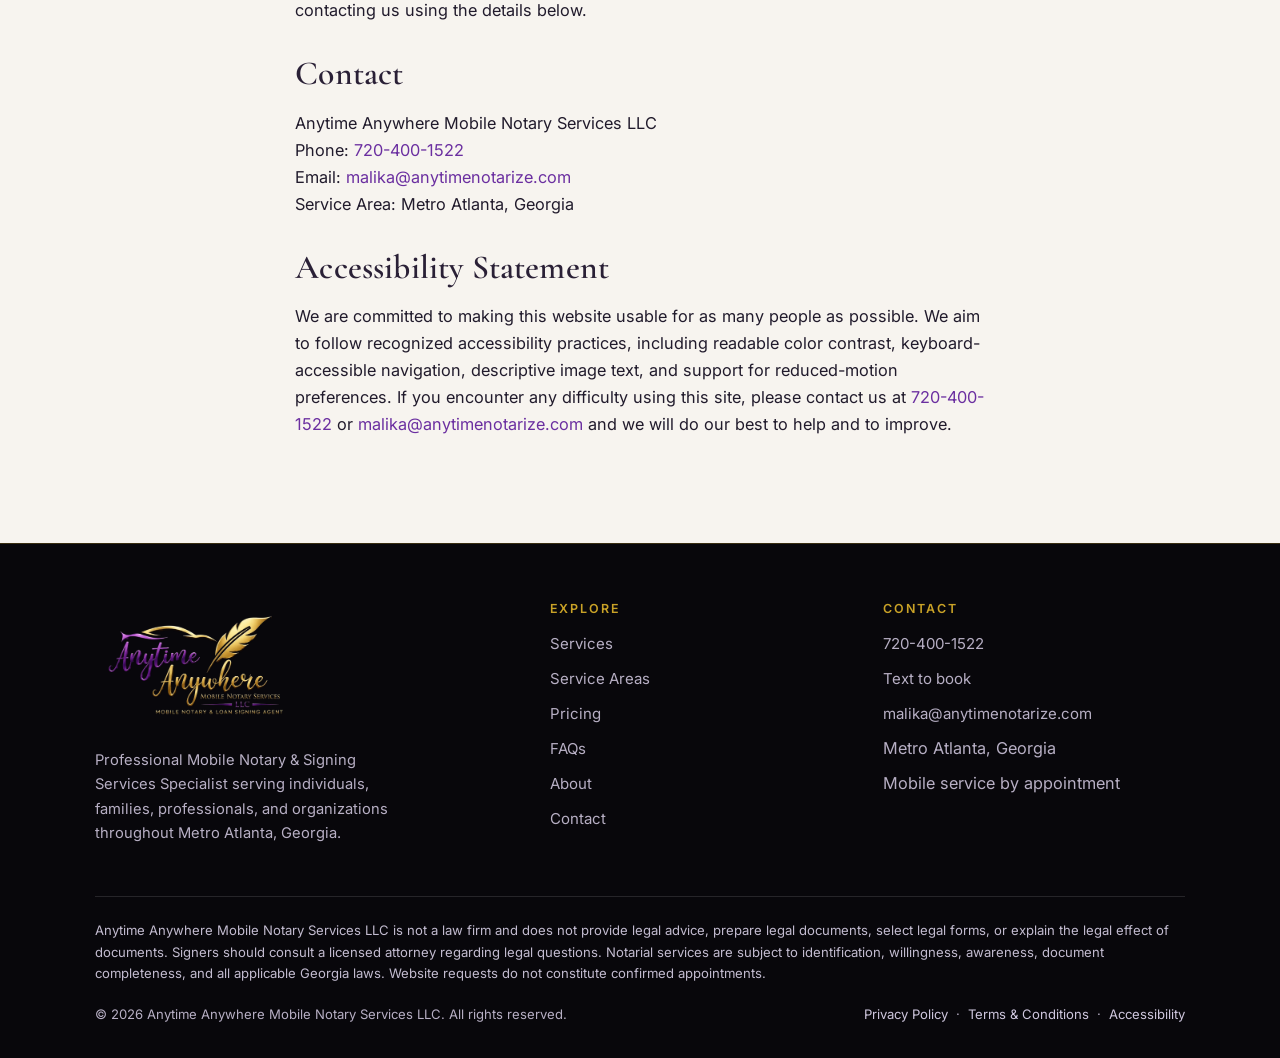
<file: privacy.html>
<!DOCTYPE html>
<html lang="en">
<head>
  <meta charset="UTF-8">
  <meta name="viewport" content="width=device-width, initial-scale=1">
  <title>Privacy Policy | Anytime Anywhere Mobile Notary Services LLC</title>
  <meta name="description" content="Privacy policy and accessibility statement for Anytime Anywhere Mobile Notary Services LLC.">
  <link rel="canonical" href="https://anytimenotarize.com/privacy.html">
  <meta name="theme-color" content="#0b0a0f">
  <meta name="robots" content="index, follow">

  <meta property="og:type" content="website">
  <meta property="og:site_name" content="Anytime Anywhere Mobile Notary Services LLC">
  <meta property="og:title" content="Privacy Policy | Anytime Anywhere Mobile Notary Services LLC">
  <meta property="og:description" content="Privacy policy and accessibility statement for Anytime Anywhere Mobile Notary Services LLC.">
  <meta property="og:url" content="https://anytimenotarize.com/privacy.html">
  <meta property="og:image" content="https://anytimenotarize.com/assets/images/logo.png">
  <meta name="twitter:card" content="summary_large_image">
  <meta name="twitter:title" content="Privacy Policy | Anytime Anywhere Mobile Notary Services LLC">
  <meta name="twitter:description" content="Privacy policy and accessibility statement for Anytime Anywhere Mobile Notary Services LLC.">
  <meta name="twitter:image" content="https://anytimenotarize.com/assets/images/logo.png">

  <link rel="preconnect" href="https://fonts.googleapis.com">
  <link rel="preconnect" href="https://fonts.gstatic.com" crossorigin>
  <link rel="icon" type="image/x-icon" href="assets/images/favicon/favicon.ico">
  <link rel="icon" type="image/png" sizes="32x32" href="assets/images/favicon/favicon-32x32.png">
  <link rel="icon" type="image/png" sizes="16x16" href="assets/images/favicon/favicon-16x16.png">
  <link rel="apple-touch-icon" sizes="180x180" href="assets/images/favicon/apple-touch-icon.png">

  <link href="https://fonts.googleapis.com/css2?family=Cormorant+Garamond:ital,wght@0,500;0,600;0,700;1,500;1,600&family=Inter:wght@400;500;600;700&display=swap" rel="stylesheet">
  <link rel="stylesheet" href="assets/css/styles.css">
</head>
<body>
<a class="skip-link" href="#main">Skip to content</a>
    <header class="site-header">
      <div class="container">
        <nav class="nav" aria-label="Primary">
          <a class="brand" href="index.html" aria-label="Anytime Anywhere Mobile Notary Services LLC home">
            <picture><source srcset="assets/images/logo-hero.webp" type="image/webp"><img src="assets/images/logo-hero.png" alt="Anytime Anywhere Mobile Notary Services LLC logo" width="120" height="80" decoding="async"></picture>
            <span class="brand-name">Anytime Anywhere<span>Mobile Notary &amp; Signing</span></span>
          </a>
          <button class="nav-toggle" type="button" aria-expanded="false" aria-controls="nav-menu" aria-label="Open menu">
            <span></span>
          </button>
          <div class="nav-menu" id="nav-menu">
            <ul class="nav-links">
              <li><a href="index.html">Home</a></li>
          <li><a href="services.html">Services</a></li>
          <li><a href="service-areas.html">Service Areas</a></li>
          <li><a href="pricing.html">Pricing</a></li>
          <li><a href="faq.html">FAQs</a></li>
          <li><a href="about.html">About</a></li>
          <li><a href="contact.html">Contact</a></li>
            </ul>
            <div class="nav-cta">
              <a class="btn btn-gold" href="contact.html#appointment">Request an Appointment</a>
            </div>
          </div>
        </nav>
      </div>
    </header>
    <main id="main">
      <section class="section section--dark section--tight">
        <div class="container center">
          <span class="eyebrow">Legal</span><span class="flourish" aria-hidden="true"><svg viewBox="0 0 108 12" fill="none"><path d="M2 6H42" stroke="url(#fl)" stroke-width="1.4" stroke-linecap="round"/><path d="M66 6h40" stroke="url(#fl)" stroke-width="1.4" stroke-linecap="round"/><path d="M46 6c2-4 6-4 8 0s6 4 8 0" stroke="#ecd28c" stroke-width="1.6" stroke-linecap="round" fill="none"/><circle cx="54" cy="6" r="1.7" fill="#ecd28c"/><defs><linearGradient id="fl" x1="0" y1="0" x2="108" y2="0"><stop stop-color="#c9a227" stop-opacity="0"/><stop offset=".5" stop-color="#ecd28c"/><stop offset="1" stop-color="#c9a227" stop-opacity="0"/></linearGradient></defs></svg></span>
          <h1 class="section-title">Privacy Policy</h1>
        </div>
      </section>
      <section class="section">
        <div class="container prose">
          <p class="legal-updated">This is a general starting template. Please review it and adjust it to reflect your actual practices before publishing. It is not legal advice.</p>

          <p>Anytime Anywhere Mobile Notary Services LLC ("we," "us," or "our") respects your privacy. This policy explains how we handle information you share when you contact us or request an appointment.</p>

          <h2>Information We Collect</h2>
          <p>When you contact us or submit an appointment request, we may collect your name, phone number, email address, appointment location or ZIP code, and details about the service you are requesting. We ask that you do not submit Social Security numbers, account numbers, identification images, medical records, or other confidential documents through our website form.</p>

          <h2>How We Use Your Information</h2>
          <p>We use the information you provide to respond to your request, schedule and confirm appointments, disclose applicable fees, and provide our services. We do not sell your personal information.</p>

          <h2>How Your Information Is Shared</h2>
          <p>We share information only as needed to provide our services, such as with a secure form or scheduling provider, or when required by law. Appointment requests submitted through our website are handled by a third-party secure form provider; that provider's own privacy practices also apply.</p>

          <h2>Data Retention and Security</h2>
          <p>We keep appointment-related information only as long as reasonably necessary and take reasonable steps to protect it. No method of transmission over the internet is completely secure.</p>

          <h2>Text Messaging</h2>
          <p>If you contact us by text or consent to text contact, we may communicate with you by text about your appointment. Message and data rates may apply. You may opt out at any time by replying to let us know.</p>

          <h2>Your Choices</h2>
          <p>You may request that we update or delete the information you have shared with us by contacting us using the details below.</p>

          <h2>Contact</h2>
          <p>Anytime Anywhere Mobile Notary Services LLC<br>Phone: <a href="tel:+17204001522">720-400-1522</a><br>Email: <a href="mailto:malika@anytimenotarize.com">malika@anytimenotarize.com</a><br>Service Area: Metro Atlanta, Georgia</p>

          <h2 id="accessibility">Accessibility Statement</h2>
          <p>We are committed to making this website usable for as many people as possible. We aim to follow recognized accessibility practices, including readable color contrast, keyboard-accessible navigation, descriptive image text, and support for reduced-motion preferences. If you encounter any difficulty using this site, please contact us at <a href="tel:+17204001522">720-400-1522</a> or <a href="mailto:malika@anytimenotarize.com">malika@anytimenotarize.com</a> and we will do our best to help and to improve.</p>
        </div>
      </section>
    </main>
    <footer class="site-footer">
      <div class="container">
        <div class="footer-grid">
          <div class="footer-brand">
            <picture><source srcset="assets/images/logo-hero.webp" type="image/webp"><img src="assets/images/logo-hero.png" alt="Anytime Anywhere Mobile Notary Services LLC logo" width="150" height="100" loading="lazy" decoding="async"></picture>
            <p>Professional Mobile Notary &amp; Signing Services Specialist serving individuals, families, professionals, and organizations throughout Metro Atlanta, Georgia.</p>
          </div>
          <div class="footer-col">
            <h4>Explore</h4>
            <ul>
              <li><a href="services.html">Services</a></li>
              <li><a href="service-areas.html">Service Areas</a></li>
              <li><a href="pricing.html">Pricing</a></li>
              <li><a href="faq.html">FAQs</a></li>
              <li><a href="about.html">About</a></li>
              <li><a href="contact.html">Contact</a></li>
            </ul>
          </div>
          <div class="footer-col">
            <h4>Contact</h4>
            <ul>
              <li><a href="tel:+17204001522">720-400-1522</a></li>
              <li><a href="sms:+17204001522">Text to book</a></li>
              <li><a href="mailto:malika@anytimenotarize.com">malika@anytimenotarize.com</a></li>
              <li>Metro Atlanta, Georgia</li>
              <li>Mobile service by appointment</li>
            </ul>
          </div>
        </div>

        <p class="footer-disclaimer">Anytime Anywhere Mobile Notary Services LLC is not a law firm and does not provide legal advice, prepare legal documents, select legal forms, or explain the legal effect of documents. Signers should consult a licensed attorney regarding legal questions. Notarial services are subject to identification, willingness, awareness, document completeness, and all applicable Georgia laws. Website requests do not constitute confirmed appointments.</p>

        <div class="footer-bottom">
          <span>&copy; <span data-year>2026</span> Anytime Anywhere Mobile Notary Services LLC. All rights reserved.</span>
          <span>
            <a href="privacy.html">Privacy Policy</a> &nbsp;&middot;&nbsp;
            <a href="terms.html">Terms &amp; Conditions</a> &nbsp;&middot;&nbsp;
            <a href="privacy.html#accessibility">Accessibility</a>
          </span>
        </div>
      </div>
    </footer>
    <script src="assets/js/script.js" defer></script>
  </body>
</html>
</file>
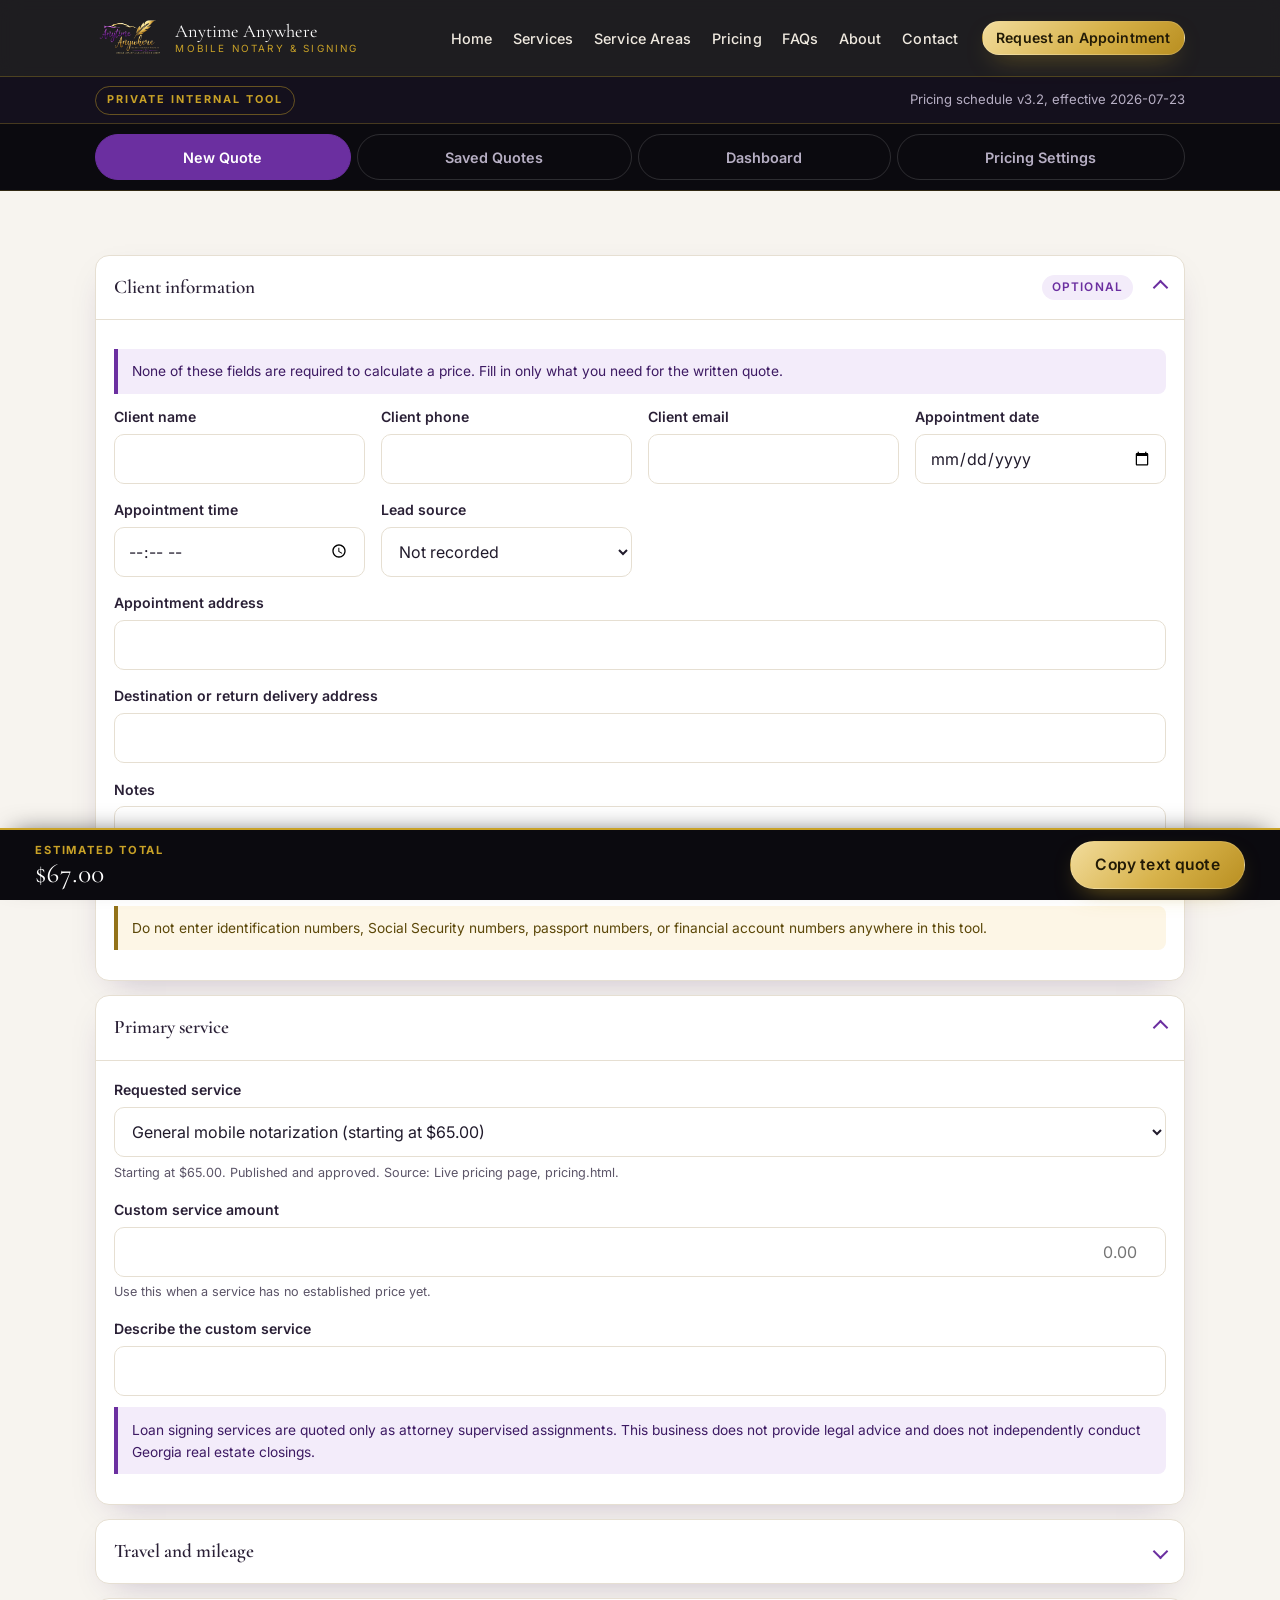
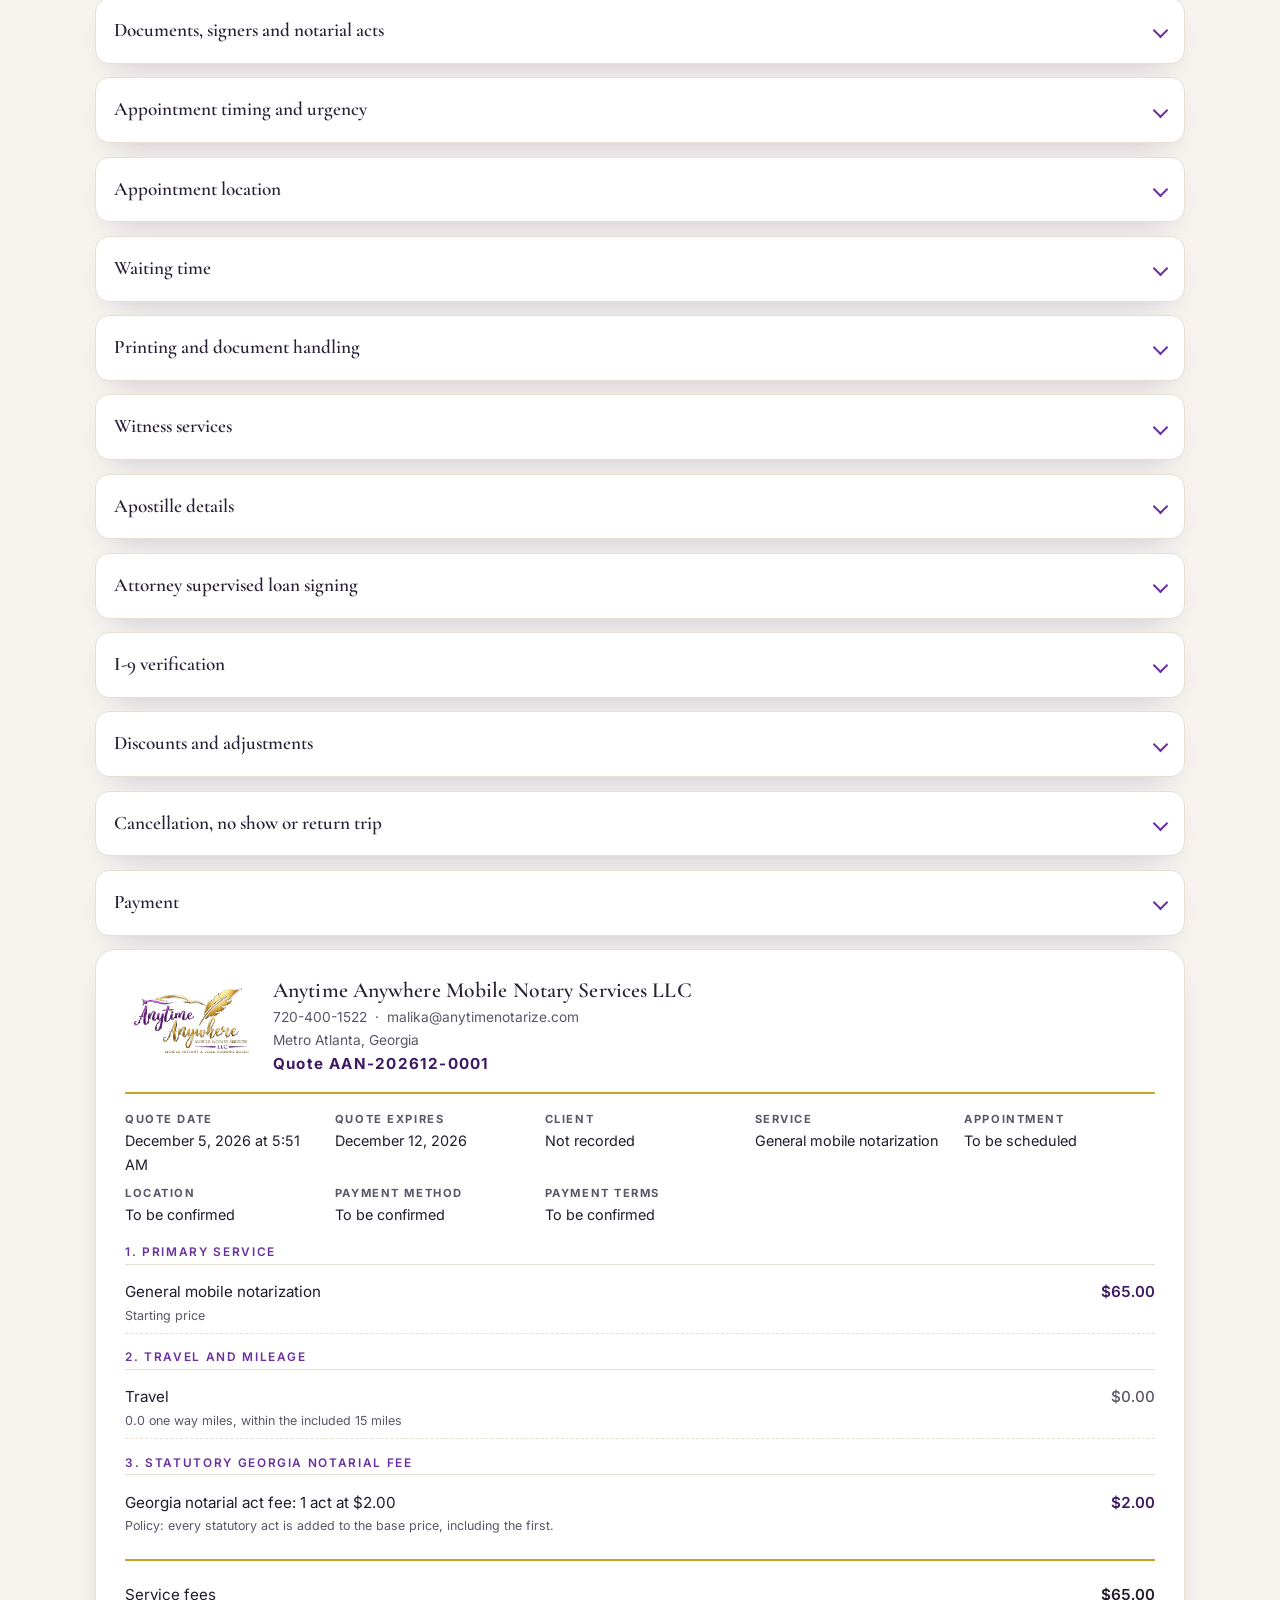
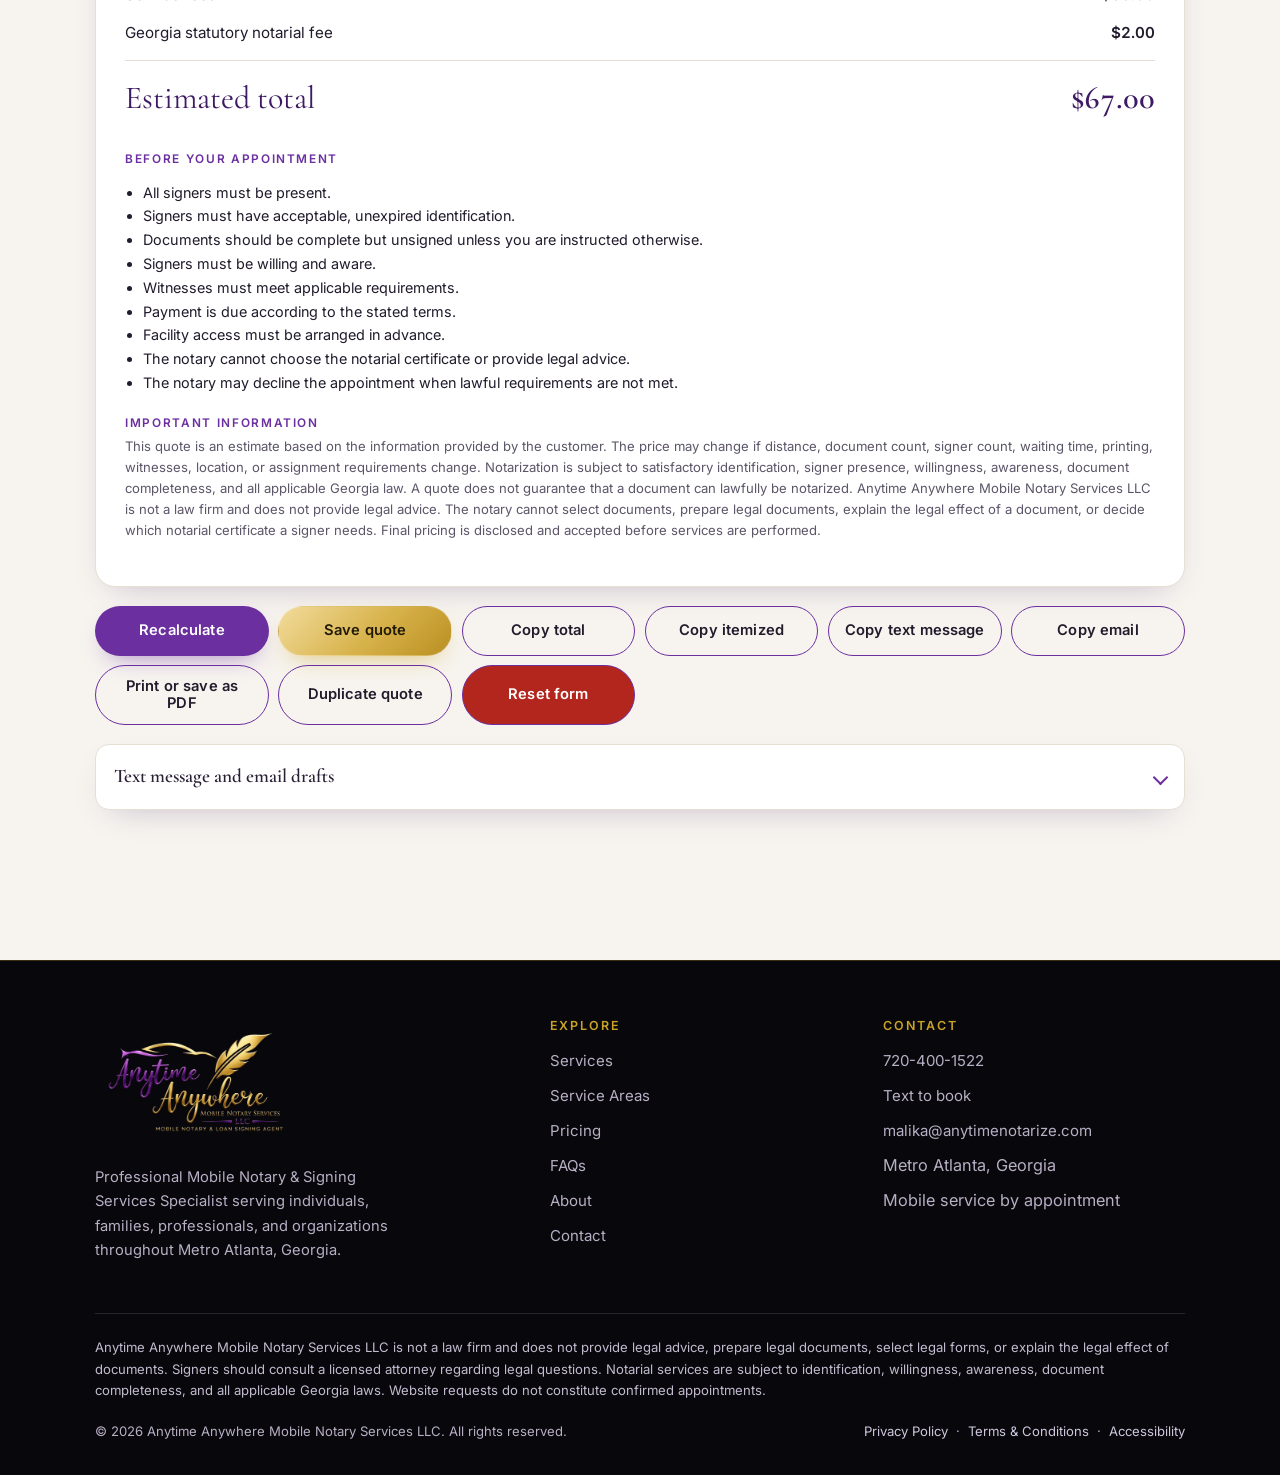
<file: quote-calculator.html>
<!DOCTYPE html>
<html lang="en">
<head>
  <meta charset="UTF-8">
  <meta name="viewport" content="width=device-width, initial-scale=1">
  <title>Quote Calculator | Anytime Anywhere Mobile Notary Services LLC</title>
  <meta name="description" content="Private internal quoting tool.">

  <!-- This page is private. Keep it out of search results and out of the sitemap. -->
  <meta name="robots" content="noindex, nofollow, noarchive, nosnippet">
  <meta name="theme-color" content="#0b0a0f">

  <link rel="icon" type="image/x-icon" href="assets/images/favicon/favicon.ico">
  <link rel="icon" type="image/png" sizes="32x32" href="assets/images/favicon/favicon-32x32.png">
  <link rel="icon" type="image/png" sizes="16x16" href="assets/images/favicon/favicon-16x16.png">
  <link rel="apple-touch-icon" sizes="180x180" href="assets/images/favicon/apple-touch-icon.png">

  <link rel="preconnect" href="https://fonts.googleapis.com">
  <link rel="preconnect" href="https://fonts.gstatic.com" crossorigin>
  <link href="https://fonts.googleapis.com/css2?family=Cormorant+Garamond:ital,wght@0,500;0,600;0,700;1,500;1,600&family=Inter:wght@400;500;600;700&display=swap" rel="stylesheet">
  <link rel="stylesheet" href="assets/css/styles.css">
  <link rel="stylesheet" href="assets/css/quote-calculator.css">
</head>
<body>
<a class="skip-link" href="#main">Skip to content</a>

<!-- Same header as the public site. -->
<header class="site-header">
  <div class="container">
    <nav class="nav" aria-label="Primary">
      <a class="brand" href="index.html" aria-label="Anytime Anywhere Mobile Notary Services LLC home">
        <picture><source srcset="assets/images/logo-hero.webp" type="image/webp"><img src="assets/images/logo-hero.png" alt="Anytime Anywhere Mobile Notary Services LLC logo" width="120" height="80" decoding="async"></picture>
        <span class="brand-name">Anytime Anywhere<span>Mobile Notary &amp; Signing</span></span>
      </a>
      <button class="nav-toggle" type="button" aria-expanded="false" aria-controls="nav-menu" aria-label="Open menu">
        <span></span>
      </button>
      <div class="nav-menu" id="nav-menu">
        <ul class="nav-links">
          <li><a href="index.html">Home</a></li>
          <li><a href="services.html">Services</a></li>
          <li><a href="service-areas.html">Service Areas</a></li>
          <li><a href="pricing.html">Pricing</a></li>
          <li><a href="faq.html">FAQs</a></li>
          <li><a href="about.html">About</a></li>
          <li><a href="contact.html">Contact</a></li>
        </ul>
        <div class="nav-cta">
          <a class="btn btn-gold" href="contact.html#appointment">Request an Appointment</a>
        </div>
      </div>
    </nav>
  </div>
</header>

<div class="qc-privatebar qc-noprint">
  <div class="container">
    <span class="qc-badge">Private internal tool</span>
    <span class="qc-meta">Pricing schedule v<span id="qcSchedVersion">1.0</span>, effective <span id="qcSchedDate">2026-07-23</span></span>
  </div>
</div>

<nav class="qc-tabs qc-noprint" aria-label="Calculator sections">
  <div class="container" role="tablist">
    <button class="qc-tab" role="tab" aria-selected="true"  aria-controls="panelQuote"     id="tabQuote"     type="button">New Quote</button>
    <button class="qc-tab" role="tab" aria-selected="false" aria-controls="panelSaved"     id="tabSaved"     type="button">Saved Quotes</button>
    <button class="qc-tab" role="tab" aria-selected="false" aria-controls="panelDashboard" id="tabDashboard" type="button">Dashboard</button>
    <button class="qc-tab" role="tab" aria-selected="false" aria-controls="panelAdmin"     id="tabAdmin"     type="button">Pricing Settings</button>
  </div>
</nav>

<main id="main">

<!-- ==================================================================
     PANEL 1: NEW QUOTE
     ================================================================== -->
<section class="section section--tight" id="panelQuote" role="tabpanel" aria-labelledby="tabQuote">
  <div class="container">

    <div id="qcReviewBanner"></div>

    <form id="qcForm" novalidate>

      <!-- ---------------- 1. Client information ---------------- -->
      <details class="qc-section" open>
        <summary>Client information<span class="qc-summary-tag">Optional</span></summary>
        <div class="qc-body">
          <p class="qc-note qc-note-info">None of these fields are required to calculate a price. Fill in only what you need for the written quote.</p>
          <div class="qc-grid">
            <div class="qc-field"><label for="cliName">Client name</label><input type="text" id="cliName" autocomplete="name"></div>
            <div class="qc-field"><label for="cliPhone">Client phone</label><input type="tel" id="cliPhone" autocomplete="tel" inputmode="tel"></div>
            <div class="qc-field"><label for="cliEmail">Client email</label><input type="email" id="cliEmail" autocomplete="email" inputmode="email"></div>
            <div class="qc-field"><label for="apptDate">Appointment date</label><input type="date" id="apptDate"></div>
            <div class="qc-field"><label for="apptTime">Appointment time</label><input type="time" id="apptTime"></div>
            <div class="qc-field"><label for="leadSource">Lead source</label>
              <select id="leadSource">
                <option value="">Not recorded</option>
                <option>Google Business Profile</option>
                <option>Website</option>
                <option>Referral partner</option>
                <option>Past client</option>
                <option>Directory listing</option>
                <option>Social media</option>
                <option>Walk up or sign</option>
                <option>Other</option>
              </select>
            </div>
            <div class="qc-field qc-full"><label for="apptAddress">Appointment address</label><input type="text" id="apptAddress" autocomplete="street-address"></div>
            <div class="qc-field qc-full"><label for="destAddress">Destination or return delivery address</label><input type="text" id="destAddress"></div>
            <div class="qc-field qc-full"><label for="cliNotes">Notes</label><textarea id="cliNotes" rows="3"></textarea></div>
          </div>
          <p class="qc-note qc-note-warn">Do not enter identification numbers, Social Security numbers, passport numbers, or financial account numbers anywhere in this tool.</p>
        </div>
      </details>

      <!-- ---------------- 2. Primary service ---------------- -->
      <details class="qc-section" open>
        <summary>Primary service</summary>
        <div class="qc-body">
          <div class="qc-grid qc-1">
            <div class="qc-field">
              <label for="service">Requested service</label>
              <select id="service"></select>
              <span class="qc-hint" id="serviceHint"></span>
            </div>
            <div class="qc-field" id="customServiceWrap" hidden>
              <label for="customServiceAmount">Custom service amount</label>
              <input type="number" id="customServiceAmount" min="0" step="0.01" inputmode="decimal" placeholder="0.00">
              <span class="qc-hint">Use this when a service has no established price yet.</span>
            </div>
            <div class="qc-field" id="customServiceLabelWrap" hidden>
              <label for="customServiceLabel">Describe the custom service</label>
              <input type="text" id="customServiceLabel">
            </div>
          </div>
          <p class="qc-note qc-note-info">Loan signing services are quoted only as attorney supervised assignments. This business does not provide legal advice and does not independently conduct Georgia real estate closings.</p>
        </div>
      </details>

      <!-- ---------------- 3. Travel and mileage ---------------- -->
      <details class="qc-section">
        <summary>Travel and mileage<span class="qc-summary-tag" id="tagTravel"></span></summary>
        <div class="qc-body">
          <div class="qc-grid">
            <div class="qc-field">
              <label for="travelMode">How are you measuring travel?</label>
              <select id="travelMode">
                <option value="miles">One-way mileage from your starting location</option>
                <option value="custom">Custom travel fee</option>
              </select>
            </div>
            <div class="qc-field" hidden>
              <label for="travelMeasurement">Distance is measured</label>
              <select id="travelMeasurement">
                <option value="one_way">One way</option>
                <option value="round_trip">Round trip</option>
              </select>
            </div>
            <div class="qc-field" id="zoneWrap" hidden>
              <label for="travelZone">Travel zone (retired)</label>
              <select id="travelZone"></select>
            </div>
            <div class="qc-field" id="milesWrap">
              <label for="travelMiles">One-way distance from business starting location</label>
              <input type="number" id="travelMiles" min="0" step="0.1" inputmode="decimal" value="0">
              <span class="qc-hint">First 15 one-way miles are included. Each additional one-way mile is $2.00. Decimals are allowed.</span>
            </div>
            <div class="qc-field qc-full">
              <label for="travelOverride">Manual travel override (optional)</label>
              <input type="number" id="travelOverride" min="0" step="0.01" inputmode="decimal" placeholder="Leave blank to use the automatic calculation">
            </div>
            <div class="qc-field qc-full">
              <label for="travelOverrideReason">Reason for the travel override</label>
              <input type="text" id="travelOverrideReason">
              <span class="qc-hint">Required whenever you use the override.</span>
            </div>
            <div class="qc-field" id="customTravelWrap" hidden>
              <label for="travelCustom">Custom travel fee</label>
              <input type="number" id="travelCustom" min="0" step="0.01" inputmode="decimal" value="0">
            </div>
            <div class="qc-field">
              <label for="travelStops">Additional stops or destinations</label>
              <div class="qc-stepper"><button type="button" data-step="travelStops" data-dir="-1" aria-label="Decrease">&minus;</button><input type="number" id="travelStops" min="0" step="1" value="0" inputmode="numeric"><button type="button" data-step="travelStops" data-dir="1" aria-label="Increase">+</button></div>
            </div>
            <div class="qc-field"><label for="travelParking">Parking cost</label><input type="number" id="travelParking" min="0" step="0.01" inputmode="decimal" value="0"></div>
            <div class="qc-field"><label for="travelTolls">Tolls</label><input type="number" id="travelTolls" min="0" step="0.01" inputmode="decimal" value="0"></div>
            <div class="qc-field"><label for="travelValet">Valet</label><input type="number" id="travelValet" min="0" step="0.01" inputmode="decimal" value="0"></div>
          </div>
          <label class="qc-check"><input type="checkbox" id="travelReturnTrip"><span>Return trip required</span></label>
          <p class="qc-note qc-note-info">Parking, tolls, and valet are shown to the client as pass through costs, separate from your service fees.</p>
        </div>
      </details>

      <!-- ---------------- 4. Documents, signers, acts ---------------- -->
      <details class="qc-section">
        <summary>Documents, signers and notarial acts<span class="qc-summary-tag" id="tagCounts"></span></summary>
        <div class="qc-body">
          <p class="qc-note qc-note-warn">Documents, signers, signatures and notarial acts are four different counts. A single document can carry several notarial acts, and several documents can carry one.</p>
          <div class="qc-grid">
            <div class="qc-field"><label for="cntDocuments">Number of documents</label>
              <div class="qc-stepper"><button type="button" data-step="cntDocuments" data-dir="-1" aria-label="Decrease">&minus;</button><input type="number" id="cntDocuments" min="0" step="1" value="1" inputmode="numeric"><button type="button" data-step="cntDocuments" data-dir="1" aria-label="Increase">+</button></div>
            </div>
            <div class="qc-field"><label for="cntSigners">Number of signers</label>
              <div class="qc-stepper"><button type="button" data-step="cntSigners" data-dir="-1" aria-label="Decrease">&minus;</button><input type="number" id="cntSigners" min="0" step="1" value="1" inputmode="numeric"><button type="button" data-step="cntSigners" data-dir="1" aria-label="Increase">+</button></div>
            </div>
            <div class="qc-field"><label for="cntActs">Notarized signatures or notarial acts</label>
              <div class="qc-stepper"><button type="button" data-step="cntActs" data-dir="-1" aria-label="Decrease">&minus;</button><input type="number" id="cntActs" min="0" step="1" value="1" inputmode="numeric"><button type="button" data-step="cntActs" data-dir="1" aria-label="Increase">+</button></div>
              <span class="qc-hint">The Georgia notarial fee is charged per act.</span>
            </div>
            <div class="qc-field"><label for="cntStamps">Number of stamps or seals</label>
              <div class="qc-stepper"><button type="button" data-step="cntStamps" data-dir="-1" aria-label="Decrease">&minus;</button><input type="number" id="cntStamps" min="0" step="1" value="1" inputmode="numeric"><button type="button" data-step="cntStamps" data-dir="1" aria-label="Increase">+</button></div>
              <span class="qc-hint">Recorded for your notes. Not billed separately.</span>
            </div>
            <div class="qc-field"><label for="cntWitnessReq">Witnesses the document requires</label>
              <div class="qc-stepper"><button type="button" data-step="cntWitnessReq" data-dir="-1" aria-label="Decrease">&minus;</button><input type="number" id="cntWitnessReq" min="0" step="1" value="0" inputmode="numeric"><button type="button" data-step="cntWitnessReq" data-dir="1" aria-label="Increase">+</button></div>
            </div>
            <div class="qc-field"><label for="cntWitnessProv">Witnesses you must provide</label>
              <div class="qc-stepper"><button type="button" data-step="cntWitnessProv" data-dir="-1" aria-label="Decrease">&minus;</button><input type="number" id="cntWitnessProv" min="0" step="1" value="0" inputmode="numeric"><button type="button" data-step="cntWitnessProv" data-dir="1" aria-label="Increase">+</button></div>
            </div>
          </div>
        </div>
      </details>

      <!-- ---------------- 5. Timing ---------------- -->
      <details class="qc-section">
        <summary>Appointment timing and urgency<span class="qc-summary-tag" id="tagTiming"></span></summary>
        <div class="qc-body">
          <div class="qc-grid">
            <div class="qc-field"><label for="timing">Time of appointment</label><select id="timing"></select></div>
            <div class="qc-field"><label for="urgency">How soon is it needed?</label><select id="urgency"></select></div>
            <div class="qc-field"><label for="customTimingFee">Custom timing fee</label><input type="number" id="customTimingFee" min="0" step="0.01" inputmode="decimal" value="0"></div>
          </div>
          <div id="timingNotice"></div>
        </div>
      </details>

      <!-- ---------------- 6. Location ---------------- -->
      <details class="qc-section">
        <summary>Appointment location<span class="qc-summary-tag" id="tagLocation"></span></summary>
        <div class="qc-body">
          <div class="qc-grid">
            <div class="qc-field qc-full"><label for="locationType">Location type</label><select id="locationType"></select></div>
            <div class="qc-field"><label for="facName">Facility name</label><input type="text" id="facName"></div>
            <div class="qc-field"><label for="facRoom">Room number</label><input type="text" id="facRoom"></div>
            <div class="qc-field"><label for="facPatient">Patient or resident name</label><input type="text" id="facPatient"></div>
            <div class="qc-field qc-full"><label for="facAccess">Facility access instructions</label><textarea id="facAccess" rows="2"></textarea></div>
            <div class="qc-field qc-full"><label for="facNotes">Special appointment notes</label><textarea id="facNotes" rows="2"></textarea></div>
          </div>
          <label class="qc-check"><input type="checkbox" id="facSecurityDelay"><span>Expect a security or check in delay</span></label>
          <div id="locationNotice"></div>
        </div>
      </details>

      <!-- ---------------- 7. Waiting time ---------------- -->
      <details class="qc-section">
        <summary>Waiting time<span class="qc-summary-tag" id="tagWaiting"></span></summary>
        <div class="qc-body">
          <p class="qc-note qc-note-info">Waiting time is charged only after the included appointment time in your pricing policy has passed. The included time is shown below and is editable in the pricing settings.</p>
          <div class="qc-grid">
            <div class="qc-field"><label for="waitIncluded">Included appointment time (minutes)</label><input type="number" id="waitIncluded" readonly></div>
            <div class="qc-field"><label for="waitTotal">Total time on site (minutes)</label>
              <div class="qc-stepper"><button type="button" data-step="waitTotal" data-dir="-15" aria-label="Decrease">&minus;</button><input type="number" id="waitTotal" min="0" step="5" value="0" inputmode="numeric"><button type="button" data-step="waitTotal" data-dir="15" aria-label="Increase">+</button></div>
            </div>
            <div class="qc-field"><label for="customDelayFee">Custom delay fee</label><input type="number" id="customDelayFee" min="0" step="0.01" inputmode="decimal" value="0"></div>
            <div class="qc-field"><label for="waitReason">Reason for the delay (internal note)</label>
              <select id="waitReason">
                <option value="">Not recorded</option>
                <option>Signer not ready</option>
                <option>Documents incomplete</option>
                <option>Witness unavailable</option>
                <option>Facility delay</option>
                <option>Attorney or title company delay</option>
                <option>Identification issue</option>
                <option>Printing delay</option>
              </select>
            </div>
          </div>
        </div>
      </details>

      <!-- ---------------- 8. Printing ---------------- -->
      <details class="qc-section">
        <summary>Printing and document handling<span class="qc-summary-tag" id="tagPrinting"></span></summary>
        <div class="qc-body">
          <div class="qc-grid">
            <div class="qc-field qc-full">
              <label for="prMode">Printing type</label>
              <select id="prMode">
                <option value="none">No printing required</option>
                <option value="general">General document printing</option>
                <option value="loan_one">Loan package, one printed set</option>
                <option value="loan_two">Loan package, signing set plus borrower copy</option>
              </select>
              <span class="qc-hint">General: $10.00 for the first 20 pages, then $0.25 per page. Loan: $25.00 for one set or $40.00 for two, up to 150 pages per set, then $0.25 per page per set.</span>
            </div>
            <div class="qc-field"><label for="prPages">Page count (per set for loan packages)</label><input type="number" id="prPages" min="0" step="1" value="0" inputmode="numeric"></div>
            <div class="qc-field"><label for="prScan">Scanback pages</label><input type="number" id="prScan" min="0" step="1" value="0" inputmode="numeric">
              <span class="qc-hint">Up to 50 pages: $15.00. Over 50: $25.00. Selected automatically.</span></div>
            <div class="qc-field"><label for="prCourierStops">Additional courier stops</label><input type="number" id="prCourierStops" min="0" step="1" value="0" inputmode="numeric"></div>
            <div class="qc-field"><label for="prCustom">Custom document handling charge</label><input type="number" id="prCustom" min="0" step="0.01" inputmode="decimal" value="0"></div>
            <div class="qc-field qc-full"><label for="prDropLocation">Drop off location</label>
              <select id="prDropLocation">
                <option value="">Not applicable</option>
                <option>FedEx</option><option>UPS</option><option>USPS</option>
                <option>Attorney's office</option><option>Title company</option><option>Other location</option>
              </select>
            </div>
          </div>
          <div class="qc-checkgrid">
            <label class="qc-check"><input type="checkbox" id="prFaxbacks"><span>Faxbacks ($15.00)</span></label>
            <label class="qc-check"><input type="checkbox" id="prShippingLabel"><span>Shipping label printing (included)</span></label>
            <label class="qc-check"><input type="checkbox" id="prCarrierDropOff"><span>Standard carrier drop off after a loan signing (included)</span></label>
            <label class="qc-check"><input type="checkbox" id="prCourierOnly"><span>Separate courier only drop off ($40.00 plus excess mileage)</span></label>
            <label class="qc-check"><input type="checkbox" id="prEmailDocs"><span>Email completed documents (included)</span></label>
            <label class="qc-check"><input type="checkbox" id="prPackaging"><span>Document packaging (included)</span></label>
            <label class="qc-check"><input type="checkbox" id="prDocPickup"><span>Document pickup ($40.00)</span></label>
            <label class="qc-check"><input type="checkbox" id="prDocReturn"><span>Document return ($40.00)</span></label>
          </div>
        </div>
      </details>

      <!-- ---------------- 9. Witnesses ---------------- -->
      <details class="qc-section">
        <summary>Witness services<span class="qc-summary-tag" id="tagWitness"></span></summary>
        <div class="qc-body">
          <div class="qc-checkgrid">
            <label class="qc-check"><input type="checkbox" id="witClientProvides" checked><span>Client provides all witnesses</span></label>
            <label class="qc-check"><input type="checkbox" id="witFacilityProvides"><span>Facility provides witness</span></label>
            <label class="qc-check"><input type="checkbox" id="witCoordination"><span>Witness coordination required</span></label>
          </div>
          <div class="qc-grid">
            <div class="qc-field"><label for="witCustom">Custom witness charge</label><input type="number" id="witCustom" min="0" step="0.01" inputmode="decimal" value="0"></div>
          </div>
          <p class="qc-note qc-note-warn">Witness availability is not guaranteed until confirmed. Set the number of witnesses you must provide in the documents and signers section.</p>
        </div>
      </details>

      <!-- ---------------- 10. Apostille ---------------- -->
      <details class="qc-section" id="apostilleSection">
        <summary>Apostille details<span class="qc-summary-tag" id="tagApostille"></span></summary>
        <div class="qc-body">
          <label class="qc-check"><input type="checkbox" id="apInclude"><span>Include apostille charges on this quote</span></label>
          <div class="qc-grid">
            <div class="qc-field"><label for="apDocs">Number of documents</label>
              <div class="qc-stepper"><button type="button" data-step="apDocs" data-dir="-1" aria-label="Decrease">&minus;</button><input type="number" id="apDocs" min="1" step="1" value="1" inputmode="numeric"><button type="button" data-step="apDocs" data-dir="1" aria-label="Increase">+</button></div>
            </div>
            <div class="qc-field"><label for="apDocType">Document type</label><input type="text" id="apDocType" placeholder="Birth certificate, power of attorney, diploma"></div>
            <div class="qc-field"><label for="apOrigin">State or country of origin</label><input type="text" id="apOrigin" value="Georgia"></div>
            <div class="qc-field"><label for="apDestCountry">Destination country</label><input type="text" id="apDestCountry"></div>
            <div class="qc-field qc-full"><label for="apDestType">Destination type</label>
              <select id="apDestType">
                <option value="hague">Hague Convention country, apostille through GSCCCA</option>
                <option value="non_hague">Non Hague country, Great Seal certification through the Secretary of State</option>
                <option value="unknown">Not yet determined</option>
              </select>
            </div>
            <div class="qc-field"><label for="apShipDom">Domestic return shipping cost</label><input type="number" id="apShipDom" min="0" step="0.01" inputmode="decimal" value="0"></div>
            <div class="qc-field"><label for="apShipIntl">International return shipping cost</label><input type="number" id="apShipIntl" min="0" step="0.01" inputmode="decimal" value="0"></div>
            <div class="qc-field"><label for="apCourierCost">Courier cost</label><input type="number" id="apCourierCost" min="0" step="0.01" inputmode="decimal" value="0"></div>
            <div class="qc-field"><label for="apCountyCost">County authentication cost</label><input type="number" id="apCountyCost" min="0" step="0.01" inputmode="decimal" value="0"></div>
            <div class="qc-field"><label for="apEmbassyCost">Embassy or consulate cost</label><input type="number" id="apEmbassyCost" min="0" step="0.01" inputmode="decimal" value="0"></div>
            <div class="qc-field"><label for="apThirdParty">Other third party cost</label><input type="number" id="apThirdParty" min="0" step="0.01" inputmode="decimal" value="0"></div>
            <div class="qc-field"><label for="apCertifiedCost">Certified copies cost</label><input type="number" id="apCertifiedCost" min="0" step="0.01" inputmode="decimal" value="0"></div>
            <div class="qc-field"><label for="apTranslationCost">Translation cost</label><input type="number" id="apTranslationCost" min="0" step="0.01" inputmode="decimal" value="0"></div>
            <div class="qc-field"><label for="apProcessing">Processing speed</label>
              <select id="apProcessing"><option>Standard processing</option><option>Expedited processing</option><option>Same day courier, when available</option></select>
            </div>
            <div class="qc-field"><label for="apShipMethod">Shipping method</label>
              <select id="apShipMethod"><option value="">Not selected</option><option>USPS</option><option>FedEx</option><option>UPS</option><option>Client arranges</option><option>Client pickup</option></select>
            </div>
          </div>
          <div class="qc-checkgrid">
            <label class="qc-check"><input type="checkbox" id="apOriginalAvailable" checked><span>Original document is available</span></label>
            <label class="qc-check"><input type="checkbox" id="apCertifiedCopy"><span>Certified copy required</span></label>
            <label class="qc-check"><input type="checkbox" id="apNotarizeBefore"><span>Notarization required before processing</span></label>
            <label class="qc-check"><input type="checkbox" id="apCountyAuth"><span>County authentication required</span></label>
            <label class="qc-check"><input type="checkbox" id="apFederalAuth"><span>Federal authentication required</span></label>
            <label class="qc-check"><input type="checkbox" id="apEmbassy"><span>Embassy or consulate legalization required</span></label>
            <label class="qc-check"><input type="checkbox" id="apTranslation"><span>Translation required</span></label>
            <label class="qc-check"><input type="checkbox" id="apPickup"><span>Document pickup</span></label>
            <label class="qc-check"><input type="checkbox" id="apDropoff"><span>Document drop off</span></label>
            <label class="qc-check"><input type="checkbox" id="apRush"><span>Rush handling</span></label>
            <label class="qc-check"><input type="checkbox" id="apClientPaysOutside"><span>Client pays outside costs directly</span></label>
          </div>
          <p class="qc-note qc-note-warn">Apostille and authentication processing times are estimates. They can be affected by government agencies, holidays, document condition, destination country requirements, and shipping providers. Not every document is eligible for an apostille.</p>
        </div>
      </details>

      <!-- ---------------- 11. Loan signing ---------------- -->
      <details class="qc-section" id="loanSection">
        <summary>Attorney supervised loan signing<span class="qc-summary-tag" id="tagLoan"></span></summary>
        <div class="qc-body">
          <p class="qc-note qc-note-legal">Georgia is an attorney closing state. This calculator does not authorize an independent real estate closing. Confirm attorney supervision before accepting or performing a Georgia loan signing assignment.</p>
          <div class="qc-checkgrid">
            <label class="qc-check"><input type="checkbox" id="loanConfirmed"><span><strong>Attorney supervision confirmed in writing</strong></span></label>
            <label class="qc-check"><input type="checkbox" id="loanPending"><span>Quote pending attorney supervision confirmation</span></label>
          </div>
          <div class="qc-grid">
            <div class="qc-field"><label for="loanAttorney">Attorney or law firm</label><input type="text" id="loanAttorney"></div>
            <div class="qc-field"><label for="loanTitleCo">Title or signing company</label><input type="text" id="loanTitleCo"></div>
            <div class="qc-field"><label for="loanPages">Package page count</label><input type="number" id="loanPages" min="0" step="1" value="0" inputmode="numeric"></div>
            <div class="qc-field"><label for="loanAddlSigners">Additional signers</label><input type="number" id="loanAddlSigners" min="0" step="1" value="0" inputmode="numeric"></div>
            <div class="qc-field"><label for="loanAddlProps">Additional properties</label><input type="number" id="loanAddlProps" min="0" step="1" value="0" inputmode="numeric"></div>
            <div class="qc-field"><label for="loanLength">Estimated appointment length (minutes)</label><input type="number" id="loanLength" min="0" step="15" value="60" inputmode="numeric"></div>
            <div class="qc-field"><label for="loanNegotiated">Custom negotiated fee</label><input type="number" id="loanNegotiated" min="0" step="0.01" inputmode="decimal" value="0"></div>
            <div class="qc-field"><label for="loanSigningLocation">Signing location</label><input type="text" id="loanSigningLocation"></div>
          </div>
          <div class="qc-checkgrid">
            <label class="qc-check"><input type="checkbox" id="loanCombo"><span>Seller and buyer combination</span></label>
            <label class="qc-check"><input type="checkbox" id="loanTrustPoa"><span>Trust or power of attorney documents</span></label>
            <label class="qc-check"><input type="checkbox" id="loanFaxbacks"><span>Faxbacks required</span></label>
            <label class="qc-check"><input type="checkbox" id="loanResign"><span>Re-sign or return trip required</span></label>
            <label class="qc-check"><input type="checkbox" id="loanNoPrint"><span>No print assignment</span></label>
            <label class="qc-check"><input type="checkbox" id="loanTable"><span>Table and seating available at the signing location</span></label>
          </div>
        </div>
      </details>

      <!-- ---------------- 12. I-9 ---------------- -->
      <details class="qc-section" id="i9Section">
        <summary>I-9 verification<span class="qc-summary-tag" id="tagI9"></span></summary>
        <div class="qc-body">
          <p class="qc-note qc-note-info">When performing an I-9 appointment you act as the employer's designated authorized representative. That is not a notarization unless a separate document specifically requires a notarial act.</p>
          <div class="qc-grid">
            <div class="qc-field"><label for="i9Employees">Number of employees</label>
              <div class="qc-stepper"><button type="button" data-step="i9Employees" data-dir="-1" aria-label="Decrease">&minus;</button><input type="number" id="i9Employees" min="1" step="1" value="1" inputmode="numeric"><button type="button" data-step="i9Employees" data-dir="1" aria-label="Increase">+</button></div>
            </div>
            <div class="qc-field"><label for="i9SeparateLocations">Separate employee locations</label><input type="number" id="i9SeparateLocations" min="0" step="1" value="0" inputmode="numeric"></div>
            <div class="qc-field qc-full"><label for="i9Employer">Employer name</label><input type="text" id="i9Employer"></div>
          </div>
          <div class="qc-checkgrid">
            <label class="qc-check"><input type="checkbox" id="i9InPerson" checked><span>In person authorized representative service</span></label>
            <label class="qc-check"><input type="checkbox" id="i9Portal"><span>Employer platform or portal required</span></label>
            <label class="qc-check"><input type="checkbox" id="i9Upload"><span>Document upload required</span></label>
            <label class="qc-check"><input type="checkbox" id="i9Printing"><span>Printing required</span></label>
            <label class="qc-check"><input type="checkbox" id="i9Rush"><span>Same day or rush request</span></label>
            <label class="qc-check"><input type="checkbox" id="i9BusinessRate"><span>Apply custom business account rate</span></label>
          </div>
        </div>
      </details>

      <!-- ---------------- 13. Discounts ---------------- -->
      <details class="qc-section">
        <summary>Discounts and adjustments<span class="qc-summary-tag" id="tagDiscounts"></span></summary>
        <div class="qc-body">
          <div class="qc-checkgrid" id="discountChecks"></div>
          <div class="qc-grid">
            <div class="qc-field"><label for="adjIncrease">Manual fee increase</label><input type="number" id="adjIncrease" min="0" step="0.01" inputmode="decimal" value="0"></div>
            <div class="qc-field"><label for="adjReduction">Manual fee reduction</label><input type="number" id="adjReduction" min="0" step="0.01" inputmode="decimal" value="0"></div>
            <div class="qc-field"><label for="adjCustom">Custom adjustment (may be negative)</label><input type="number" id="adjCustom" step="0.01" inputmode="decimal" value="0"></div>
            <div class="qc-field"><label for="depositPaid">Deposit already paid</label><input type="number" id="depositPaid" min="0" step="0.01" inputmode="decimal" value="0"></div>
            <div class="qc-field qc-full"><label for="adjReason">Reason for the override (required for any manual change)</label><input type="text" id="adjReason"></div>
            <div class="qc-field qc-full"><label for="overrideTotal">Replace the calculated total entirely (optional)</label><input type="number" id="overrideTotal" min="0" step="0.01" inputmode="decimal" placeholder="Leave blank to use the calculated total"></div>
          </div>
          <label class="qc-check"><input type="checkbox" id="overrideMinimum"><span>Allow this quote to fall below the minimum trip charge</span></label>
          <label class="qc-check" id="cardAdjWrap" hidden><input type="checkbox" id="applyCardAdjustment"><span>Apply the card processing adjustment to this quote</span></label>
        </div>
      </details>

      <!-- ---------------- 14. Cancellation ---------------- -->
      <details class="qc-section">
        <summary>Cancellation, no show or return trip<span class="qc-summary-tag" id="tagCancel"></span></summary>
        <div class="qc-body">
          <label class="qc-check"><input type="checkbox" id="cancellationOnly"><span><strong>Quote a cancellation or trip charge only.</strong> This replaces the appointment quote entirely.</span></label>
          <div class="qc-grid qc-1">
            <div class="qc-field"><label for="cancellationType">Reason</label><select id="cancellationType"></select></div>
          </div>
        </div>
      </details>

      <!-- ---------------- 15. Payment ---------------- -->
      <details class="qc-section">
        <summary>Payment</summary>
        <div class="qc-body">
          <div class="qc-grid">
            <div class="qc-field"><label for="payMethod">Payment method</label><select id="payMethod"></select></div>
            <div class="qc-field"><label for="payTerms">Payment terms</label><select id="payTerms"></select></div>
            <div class="qc-field"><label for="depositRequired">Deposit required for this appointment</label><input type="number" id="depositRequired" min="0" step="0.01" inputmode="decimal" value="0"></div>
          </div>
          <label class="qc-check"><input type="checkbox" id="includeChecklist" checked><span>Include the client preparation checklist on the written quote</span></label>
          <p class="qc-note qc-note-warn">Never record card numbers, account numbers, or any other payment credentials in this tool.</p>
        </div>
      </details>

    </form>

    <!-- ---------------- Result ---------------- -->
    <div id="qcBlocked"></div>
    <div id="qcIncomplete"></div>

    <div class="qc-result" id="qcResult" aria-live="polite"></div>

    <div class="qc-actions qc-noprint">
      <button class="btn btn-purple" type="button" id="btnRecalc">Recalculate</button>
      <button class="btn btn-gold" type="button" id="btnSave">Save quote</button>
      <button class="btn btn-ghost" type="button" id="btnCopyTotal">Copy total</button>
      <button class="btn btn-ghost" type="button" id="btnCopyItemized">Copy itemized</button>
      <button class="btn btn-ghost" type="button" id="btnCopyText">Copy text message</button>
      <button class="btn btn-ghost" type="button" id="btnCopyEmail">Copy email</button>
      <button class="btn btn-ghost" type="button" id="btnPrint">Print or save as PDF</button>
      <button class="btn btn-ghost" type="button" id="btnDuplicate">Duplicate quote</button>
      <button class="btn btn-ghost btn-danger" type="button" id="btnReset">Reset form</button>
    </div>

    <details class="qc-section qc-noprint" style="margin-top:1.2rem">
      <summary>Text message and email drafts</summary>
      <div class="qc-body">
        <h4 style="font-family:var(--body);font-size:.76rem;letter-spacing:.14em;text-transform:uppercase;color:var(--purple)">Text message</h4>
        <div class="qc-output" id="outText"></div>
        <h4 style="font-family:var(--body);font-size:.76rem;letter-spacing:.14em;text-transform:uppercase;color:var(--purple);margin-top:1.2rem">Email</h4>
        <div class="qc-output" id="outEmail"></div>
      </div>
    </details>

  </div>
</section>

<!-- ==================================================================
     PANEL 2: SAVED QUOTES
     ================================================================== -->
<section class="section section--tight" id="panelSaved" role="tabpanel" aria-labelledby="tabSaved" hidden>
  <div class="container">
    <h2 class="section-title" style="font-size:clamp(1.6rem,4vw,2.2rem)">Saved Quotes</h2>
    <p class="qc-note qc-note-warn">Quotes are stored only in this browser on this device. Nothing is sent to a server. Clearing your browser data, using a different device, or using private browsing will remove or hide these records. Export a backup regularly.</p>
    <div class="qc-grid">
      <div class="qc-field qc-full"><label for="searchSaved">Search by client name, quote number, date, phone or service</label><input type="search" id="searchSaved" placeholder="Type to filter"></div>
    </div>
    <div class="qc-actions qc-noprint" style="margin-bottom:1rem">
      <button class="btn btn-ghost btn-sm" type="button" id="btnExportQuotes">Export quotes as JSON</button>
      <button class="btn btn-ghost btn-sm btn-danger" type="button" id="btnClearQuotes">Clear all stored quotes</button>
    </div>
    <div class="qc-cardlist" id="savedList"></div>
  </div>
</section>

<!-- ==================================================================
     PANEL 3: DASHBOARD
     ================================================================== -->
<section class="section section--tight" id="panelDashboard" role="tabpanel" aria-labelledby="tabDashboard" hidden>
  <div class="container">
    <h2 class="section-title" style="font-size:clamp(1.6rem,4vw,2.2rem)">Business Dashboard</h2>
    <p class="section-lead">Built entirely from quotes saved on this device.</p>
    <div class="qc-statgrid" id="dashStats"></div>
    <h3 style="margin-top:2rem">Quotes by service type</h3>
    <div class="qc-cardlist" id="dashByService"></div>
    <h3 style="margin-top:2rem">Lead sources</h3>
    <div class="qc-cardlist" id="dashBySource"></div>
  </div>
</section>

<!-- ==================================================================
     PANEL 4: ADMIN PRICING PANEL
     ================================================================== -->
<section class="section section--tight" id="panelAdmin" role="tabpanel" aria-labelledby="tabAdmin" hidden>
  <div class="container">
    <h2 class="section-title" style="font-size:clamp(1.6rem,4vw,2.2rem)">Pricing Settings</h2>
    <p class="section-lead">Change a price here and the whole calculator updates. Every fee also has an on and off switch.</p>

    <div class="qc-note qc-note-info">
      <strong>Where each number came from:</strong>
      <span class="qc-src qc-src-live">Live</span> your live pricing page.
      <span class="qc-src qc-src-derived">Derived</span> reasoned from a live price, confirm it.
      <span class="qc-src qc-src-gov">Gov</span> a published government fee, not your income.
      <span class="qc-src qc-src-review">Review</span> no established price found, set it yourself.
    </div>

    <div class="qc-grid">
      <div class="qc-field"><label for="cfgVersion">Pricing schedule version</label><input type="text" id="cfgVersion"></div>
      <div class="qc-field"><label for="cfgEffective">Effective date</label><input type="date" id="cfgEffective"></div>
      <div class="qc-field"><label for="cfgExpiry">Quote expiration (days)</label><input type="number" id="cfgExpiry" min="1" step="1"></div>
      <div class="qc-field qc-full"><label for="cfgHomeBase">Home base or starting address (stored on this device only)</label><input type="text" id="cfgHomeBase"></div>
    </div>

    <div class="qc-note qc-note-legal" id="statutoryPolicyNotice">
      <strong>First $2 statutory notarial fee.</strong> This is deliberately unset. The calculator
      will not produce a total until you choose how the first statutory act is treated.
    </div>
    <div class="qc-grid">
      <div class="qc-field qc-full">
        <label for="cfgFirstAct">First $2 statutory notarial fee</label>
        <select id="cfgFirstAct">
          <option value="">Not yet chosen, quotes are blocked</option>
          <option value="included">Included in the base appointment price</option>
          <option value="added">Added separately to the base appointment price</option>
        </select>
        <span class="qc-hint">Your $65 mobile travel base excludes notarial acts. Keep "added" selected: one act totals $67 before other charges.</span>
      </div>
    </div>

    <div class="qc-field qc-full" style="margin-top:1rem">
      <label for="rateFilter">Show rates</label>
      <select id="rateFilter">
        <option value="all">All rates</option>
        <option value="needs_approval">Needs approval (proposed)</option>
        <option value="custom_required">Custom quote required</option>
        <option value="approved">Approved (internal)</option>
        <option value="published">Published and approved</option>
      </select>
    </div>

    <div class="qc-actions qc-noprint">
      <button class="btn btn-gold" type="button" id="btnSaveConfig">Save pricing settings</button>
      <button class="btn btn-ghost" type="button" id="btnExportConfig">Export pricing as JSON</button>
      <button class="btn btn-ghost" type="button" id="btnImportConfig">Import pricing JSON</button>
      <button class="btn btn-ghost btn-danger" type="button" id="btnResetConfig">Restore shipped defaults</button>
      <input type="file" id="importFile" accept="application/json,.json" aria-label="Choose a pricing JSON file to import" hidden>
    </div>

    <div id="adminBody" style="margin-top:1.6rem"></div>

    <details class="qc-section" style="margin-top:1.6rem">
      <summary>Editable disclaimers</summary>
      <div class="qc-body" id="adminDisclaimers"></div>
    </details>

    <details class="qc-section">
      <summary>Items flagged for your legal review</summary>
      <div class="qc-body" id="adminLegal"></div>
    </details>
  </div>
</section>

</main>

<div class="qc-sticky qc-noprint">
  <div>
    <div class="qc-sticky-label">Estimated total</div>
    <div class="qc-sticky-amt" id="stickyTotal">$0.00</div>
  </div>
  <button class="btn btn-gold" type="button" id="btnStickyCopy">Copy text quote</button>
</div>

<div class="qc-toast" id="qcToast" role="status" aria-live="polite"></div>

<!-- Same footer as the public site. -->
<footer class="site-footer">
  <div class="container">
    <div class="footer-grid">
      <div class="footer-brand">
        <picture><source srcset="assets/images/logo-hero.webp" type="image/webp"><img src="assets/images/logo-hero.png" alt="Anytime Anywhere Mobile Notary Services LLC logo" width="150" height="100" loading="lazy" decoding="async"></picture>
        <p>Professional Mobile Notary &amp; Signing Services Specialist serving individuals, families, professionals, and organizations throughout Metro Atlanta, Georgia.</p>
      </div>
      <div class="footer-col">
        <h4>Explore</h4>
        <ul>
          <li><a href="services.html">Services</a></li>
          <li><a href="service-areas.html">Service Areas</a></li>
          <li><a href="pricing.html">Pricing</a></li>
          <li><a href="faq.html">FAQs</a></li>
          <li><a href="about.html">About</a></li>
          <li><a href="contact.html">Contact</a></li>
        </ul>
      </div>
      <div class="footer-col">
        <h4>Contact</h4>
        <ul>
          <li><a href="tel:+17204001522">720-400-1522</a></li>
          <li><a href="sms:+17204001522">Text to book</a></li>
          <li><a href="mailto:malika@anytimenotarize.com">malika@anytimenotarize.com</a></li>
          <li>Metro Atlanta, Georgia</li>
          <li>Mobile service by appointment</li>
        </ul>
      </div>
    </div>

    <p class="footer-disclaimer">Anytime Anywhere Mobile Notary Services LLC is not a law firm and does not provide legal advice, prepare legal documents, select legal forms, or explain the legal effect of documents. Signers should consult a licensed attorney regarding legal questions. Notarial services are subject to identification, willingness, awareness, document completeness, and all applicable Georgia laws. Website requests do not constitute confirmed appointments.</p>

    <div class="footer-bottom">
      <span>&copy; <span data-year>2026</span> Anytime Anywhere Mobile Notary Services LLC. All rights reserved.</span>
      <span>
        <a href="privacy.html">Privacy Policy</a> &nbsp;&middot;&nbsp;
        <a href="terms.html">Terms &amp; Conditions</a> &nbsp;&middot;&nbsp;
        <a href="privacy.html#accessibility">Accessibility</a>
      </span>
    </div>
  </div>
</footer>

<script src="assets/js/script.js" defer></script>
<script src="assets/js/pricing-config.js"></script>
<script src="assets/js/quote-engine.js"></script>
<script src="assets/js/quote-calculator.js" defer></script>
</body>
</html>
</file>
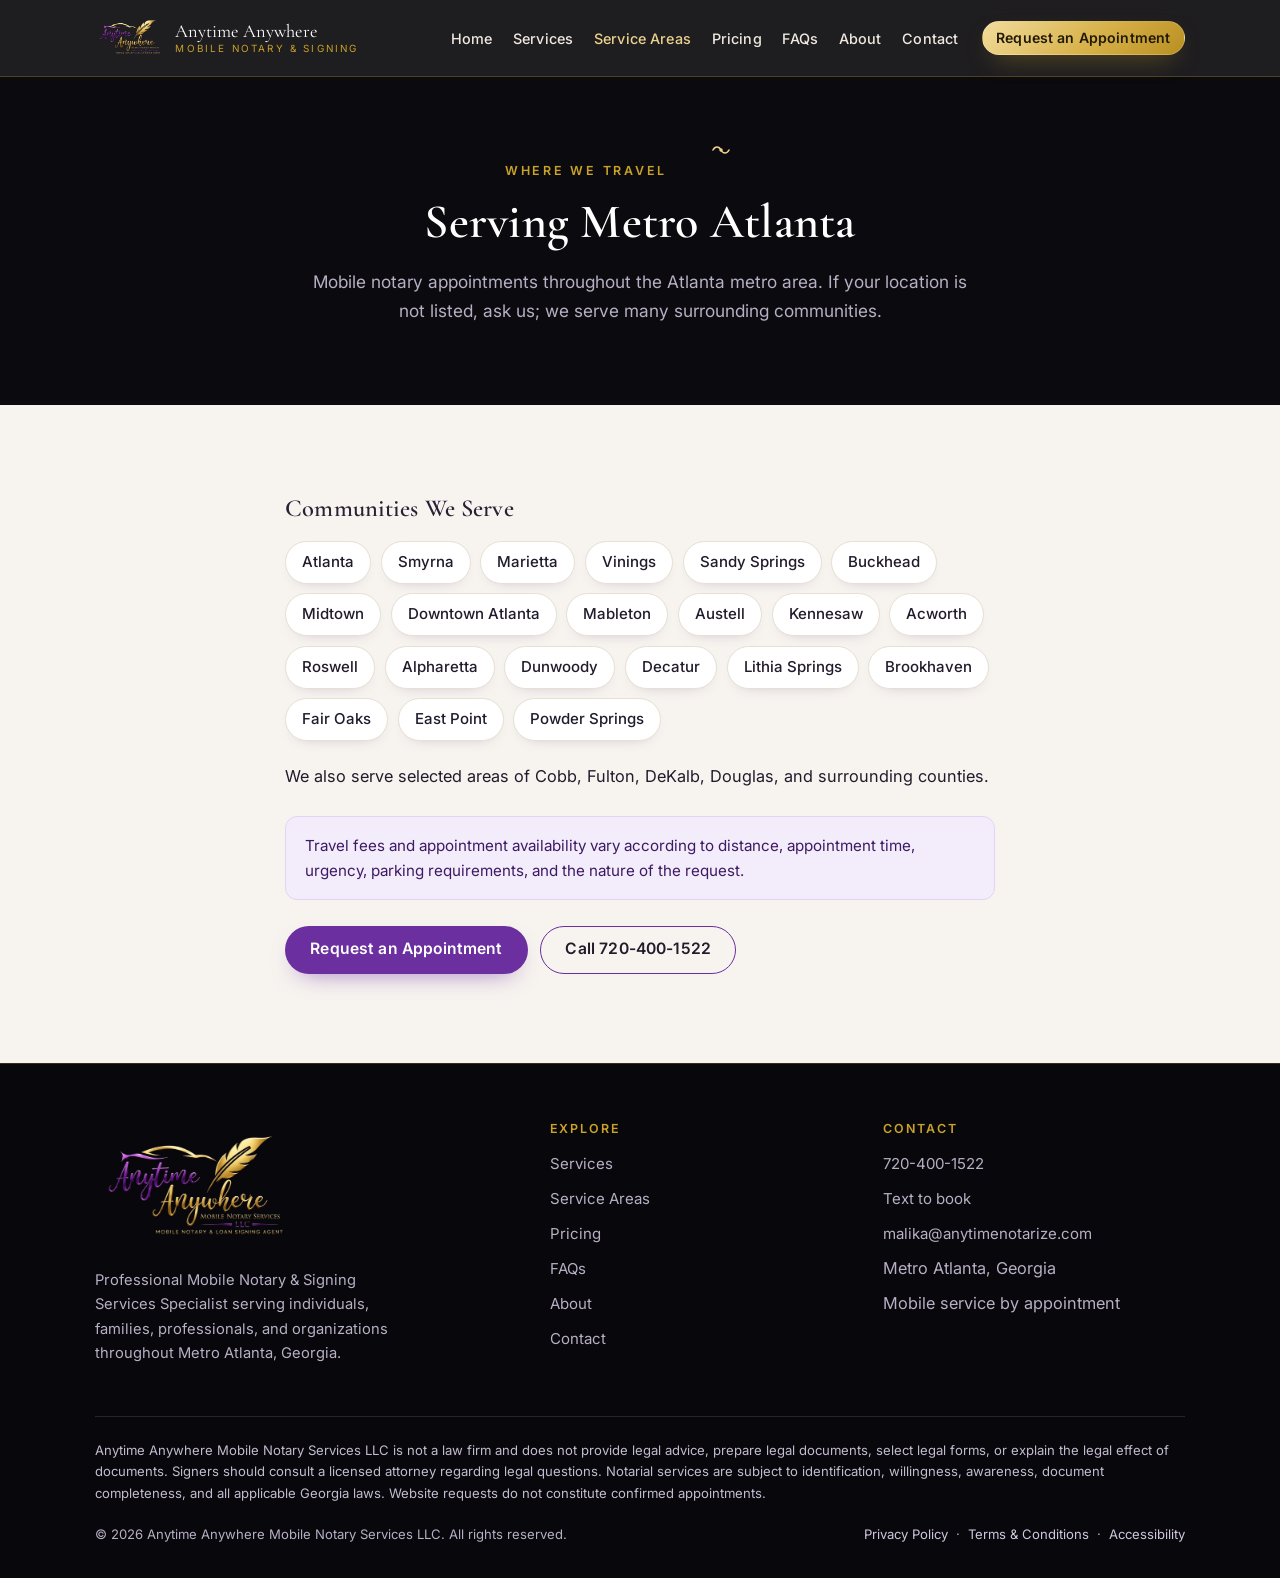
<file: service-areas.html>
<!DOCTYPE html>
<html lang="en">
<head>
  <meta charset="UTF-8">
  <meta name="viewport" content="width=device-width, initial-scale=1">
  <title>Service Areas | Mobile Notary Metro Atlanta | Anytime Anywhere Mobile Notary Services LLC</title>
  <meta name="description" content="Mobile notary service areas across Metro Atlanta including Atlanta, Marietta, Smyrna, Sandy Springs, Roswell, Alpharetta, Decatur, Dunwoody, and surrounding Cobb, Fulton, DeKalb, and Douglas county communities.">
  <link rel="canonical" href="https://anytimenotarize.com/service-areas.html">
  <meta name="theme-color" content="#0b0a0f">
  <meta name="robots" content="index, follow">

  <meta property="og:type" content="website">
  <meta property="og:site_name" content="Anytime Anywhere Mobile Notary Services LLC">
  <meta property="og:title" content="Service Areas | Mobile Notary Metro Atlanta | Anytime Anywhere Mobile Notary Services LLC">
  <meta property="og:description" content="Mobile notary service areas across Metro Atlanta including Atlanta, Marietta, Smyrna, Sandy Springs, Roswell, Alpharetta, Decatur, Dunwoody, and surrounding Cobb, Fulton, DeKalb, and Douglas county communities.">
  <meta property="og:url" content="https://anytimenotarize.com/service-areas.html">
  <meta property="og:image" content="https://anytimenotarize.com/assets/images/logo.png">
  <meta name="twitter:card" content="summary_large_image">
  <meta name="twitter:title" content="Service Areas | Mobile Notary Metro Atlanta | Anytime Anywhere Mobile Notary Services LLC">
  <meta name="twitter:description" content="Mobile notary service areas across Metro Atlanta including Atlanta, Marietta, Smyrna, Sandy Springs, Roswell, Alpharetta, Decatur, Dunwoody, and surrounding Cobb, Fulton, DeKalb, and Douglas county communities.">
  <meta name="twitter:image" content="https://anytimenotarize.com/assets/images/logo.png">

  <link rel="preconnect" href="https://fonts.googleapis.com">
  <link rel="preconnect" href="https://fonts.gstatic.com" crossorigin>
  <link rel="icon" type="image/x-icon" href="assets/images/favicon/favicon.ico">
  <link rel="icon" type="image/png" sizes="32x32" href="assets/images/favicon/favicon-32x32.png">
  <link rel="icon" type="image/png" sizes="16x16" href="assets/images/favicon/favicon-16x16.png">
  <link rel="apple-touch-icon" sizes="180x180" href="assets/images/favicon/apple-touch-icon.png">

  <link href="https://fonts.googleapis.com/css2?family=Cormorant+Garamond:ital,wght@0,500;0,600;0,700;1,500;1,600&family=Inter:wght@400;500;600;700&display=swap" rel="stylesheet">
  <link rel="stylesheet" href="assets/css/styles.css">
</head>
<body>
<a class="skip-link" href="#main">Skip to content</a>
    <header class="site-header">
      <div class="container">
        <nav class="nav" aria-label="Primary">
          <a class="brand" href="index.html" aria-label="Anytime Anywhere Mobile Notary Services LLC home">
            <picture><source srcset="assets/images/logo-hero.webp" type="image/webp"><img src="assets/images/logo-hero.png" alt="Anytime Anywhere Mobile Notary Services LLC logo" width="120" height="80" decoding="async"></picture>
            <span class="brand-name">Anytime Anywhere<span>Mobile Notary &amp; Signing</span></span>
          </a>
          <button class="nav-toggle" type="button" aria-expanded="false" aria-controls="nav-menu" aria-label="Open menu">
            <span></span>
          </button>
          <div class="nav-menu" id="nav-menu">
            <ul class="nav-links">
              <li><a href="index.html">Home</a></li>
          <li><a href="services.html">Services</a></li>
          <li><a href="service-areas.html" aria-current="page">Service Areas</a></li>
          <li><a href="pricing.html">Pricing</a></li>
          <li><a href="faq.html">FAQs</a></li>
          <li><a href="about.html">About</a></li>
          <li><a href="contact.html">Contact</a></li>
            </ul>
            <div class="nav-cta">
              <a class="btn btn-gold" href="contact.html#appointment">Request an Appointment</a>
            </div>
          </div>
        </nav>
      </div>
    </header>
    <main id="main">
      <section class="section section--dark section--tight">
        <div class="container center">
          <span class="eyebrow">Where We Travel</span><span class="flourish" aria-hidden="true"><svg viewBox="0 0 108 12" fill="none"><path d="M2 6H42" stroke="url(#fl)" stroke-width="1.4" stroke-linecap="round"/><path d="M66 6h40" stroke="url(#fl)" stroke-width="1.4" stroke-linecap="round"/><path d="M46 6c2-4 6-4 8 0s6 4 8 0" stroke="#ecd28c" stroke-width="1.6" stroke-linecap="round" fill="none"/><circle cx="54" cy="6" r="1.7" fill="#ecd28c"/><defs><linearGradient id="fl" x1="0" y1="0" x2="108" y2="0"><stop stop-color="#c9a227" stop-opacity="0"/><stop offset=".5" stop-color="#ecd28c"/><stop offset="1" stop-color="#c9a227" stop-opacity="0"/></linearGradient></defs></svg></span>
          <h1 class="section-title">Serving Metro Atlanta</h1>
          <p class="section-lead">Mobile notary appointments throughout the Atlanta metro area. If your location is not listed, ask us; we serve many surrounding communities.</p>
        </div>
      </section>

      <section class="section">
        <div class="container narrow">
          <h2>Communities We Serve</h2>
          <ul class="pill-list">
            <li>Atlanta</li>
            <li>Smyrna</li>
            <li>Marietta</li>
            <li>Vinings</li>
            <li>Sandy Springs</li>
            <li>Buckhead</li>
            <li>Midtown</li>
            <li>Downtown Atlanta</li>
            <li>Mableton</li>
            <li>Austell</li>
            <li>Kennesaw</li>
            <li>Acworth</li>
            <li>Roswell</li>
            <li>Alpharetta</li>
            <li>Dunwoody</li>
            <li>Decatur</li>
            <li>Lithia Springs</li>
            <li>Brookhaven</li>
            <li>Fair Oaks</li>
            <li>East Point</li>
            <li>Powder Springs</li>
          </ul>
          <p style="margin-top:1.4rem">We also serve selected areas of Cobb, Fulton, DeKalb, Douglas, and surrounding counties.</p>
          <div class="note-band" style="margin-top:1.6rem">Travel fees and appointment availability vary according to distance, appointment time, urgency, parking requirements, and the nature of the request.</div>
          <div class="mini-cta">
            <a class="btn btn-purple" href="contact.html#appointment">Request an Appointment</a>
            <a class="btn btn-ghost" href="tel:+17204001522">Call 720-400-1522</a>
          </div>
        </div>
      </section>
    </main>
    <footer class="site-footer">
      <div class="container">
        <div class="footer-grid">
          <div class="footer-brand">
            <picture><source srcset="assets/images/logo-hero.webp" type="image/webp"><img src="assets/images/logo-hero.png" alt="Anytime Anywhere Mobile Notary Services LLC logo" width="150" height="100" loading="lazy" decoding="async"></picture>
            <p>Professional Mobile Notary &amp; Signing Services Specialist serving individuals, families, professionals, and organizations throughout Metro Atlanta, Georgia.</p>
          </div>
          <div class="footer-col">
            <h4>Explore</h4>
            <ul>
              <li><a href="services.html">Services</a></li>
              <li><a href="service-areas.html">Service Areas</a></li>
              <li><a href="pricing.html">Pricing</a></li>
              <li><a href="faq.html">FAQs</a></li>
              <li><a href="about.html">About</a></li>
              <li><a href="contact.html">Contact</a></li>
            </ul>
          </div>
          <div class="footer-col">
            <h4>Contact</h4>
            <ul>
              <li><a href="tel:+17204001522">720-400-1522</a></li>
              <li><a href="sms:+17204001522">Text to book</a></li>
              <li><a href="mailto:malika@anytimenotarize.com">malika@anytimenotarize.com</a></li>
              <li>Metro Atlanta, Georgia</li>
              <li>Mobile service by appointment</li>
            </ul>
          </div>
        </div>

        <p class="footer-disclaimer">Anytime Anywhere Mobile Notary Services LLC is not a law firm and does not provide legal advice, prepare legal documents, select legal forms, or explain the legal effect of documents. Signers should consult a licensed attorney regarding legal questions. Notarial services are subject to identification, willingness, awareness, document completeness, and all applicable Georgia laws. Website requests do not constitute confirmed appointments.</p>

        <div class="footer-bottom">
          <span>&copy; <span data-year>2026</span> Anytime Anywhere Mobile Notary Services LLC. All rights reserved.</span>
          <span>
            <a href="privacy.html">Privacy Policy</a> &nbsp;&middot;&nbsp;
            <a href="terms.html">Terms &amp; Conditions</a> &nbsp;&middot;&nbsp;
            <a href="privacy.html#accessibility">Accessibility</a>
          </span>
        </div>
      </div>
    </footer>
    <script src="assets/js/script.js" defer></script>
  </body>
</html>
</file>
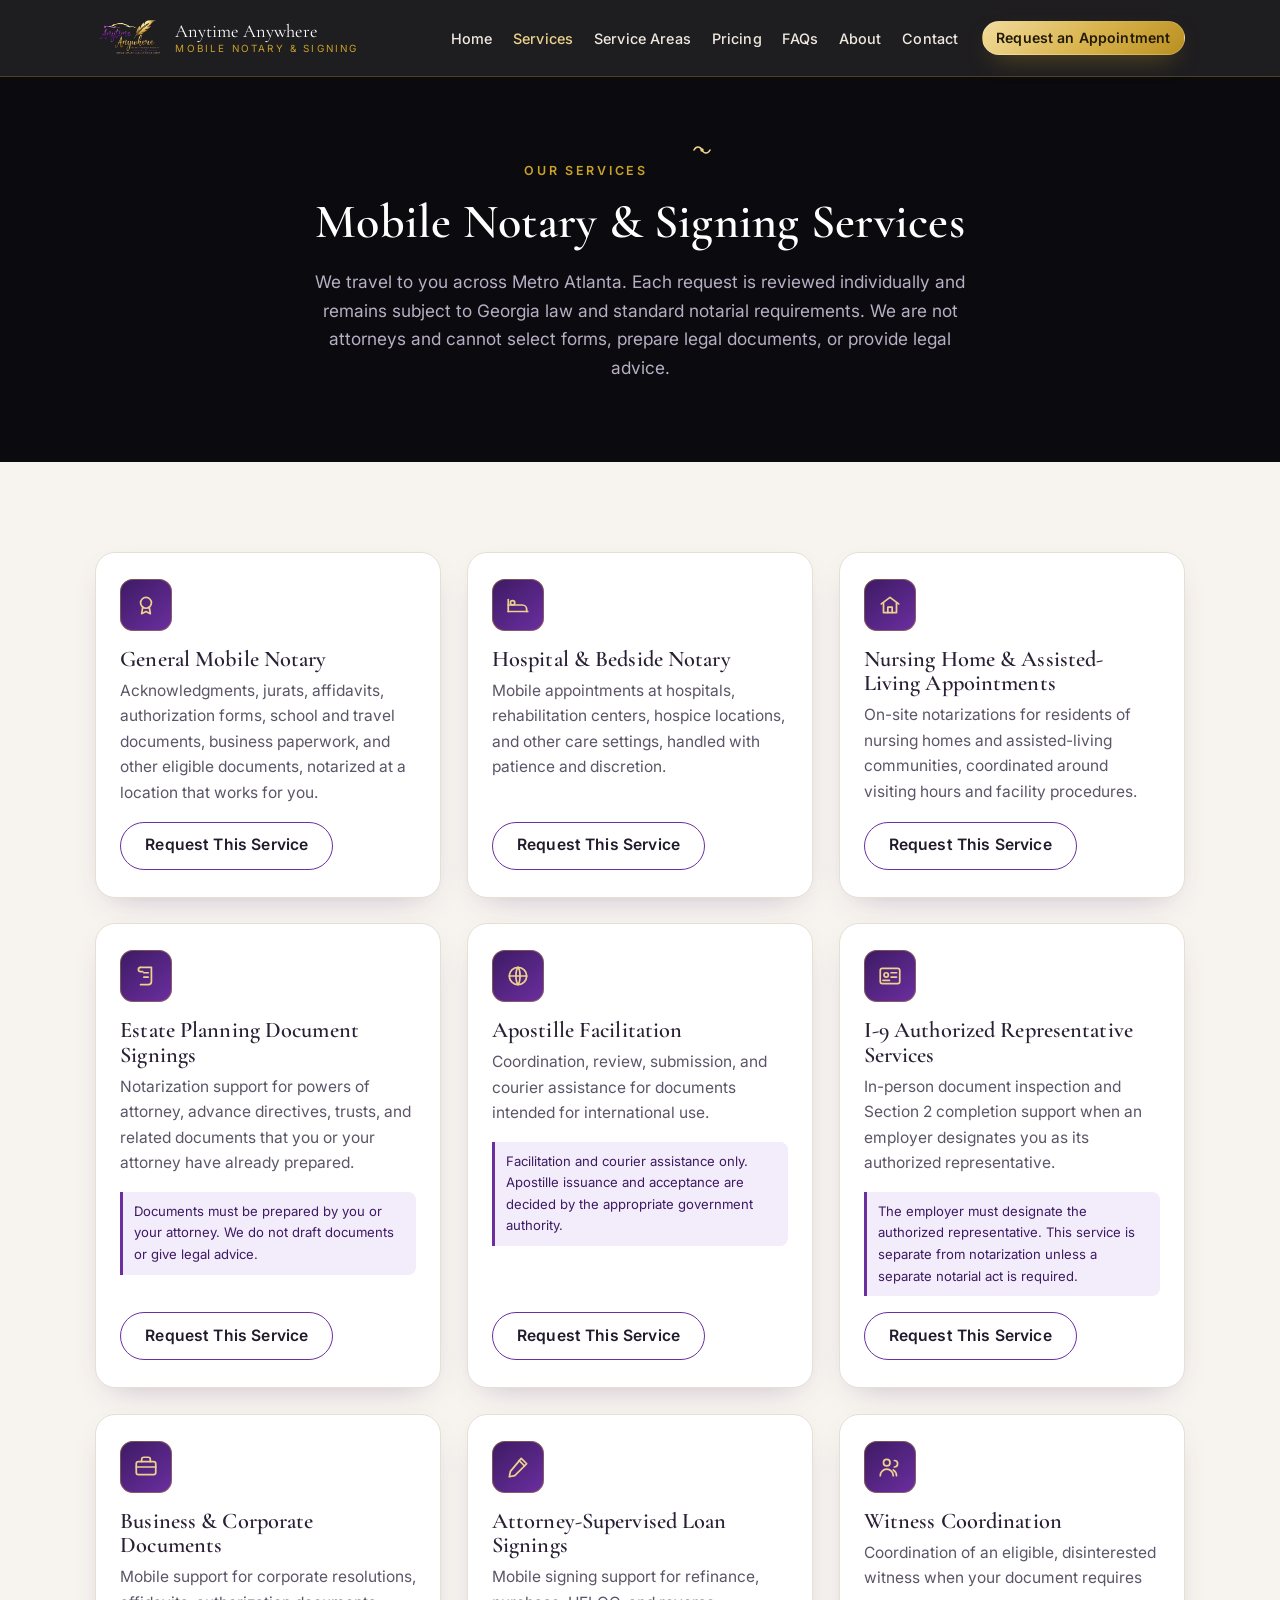
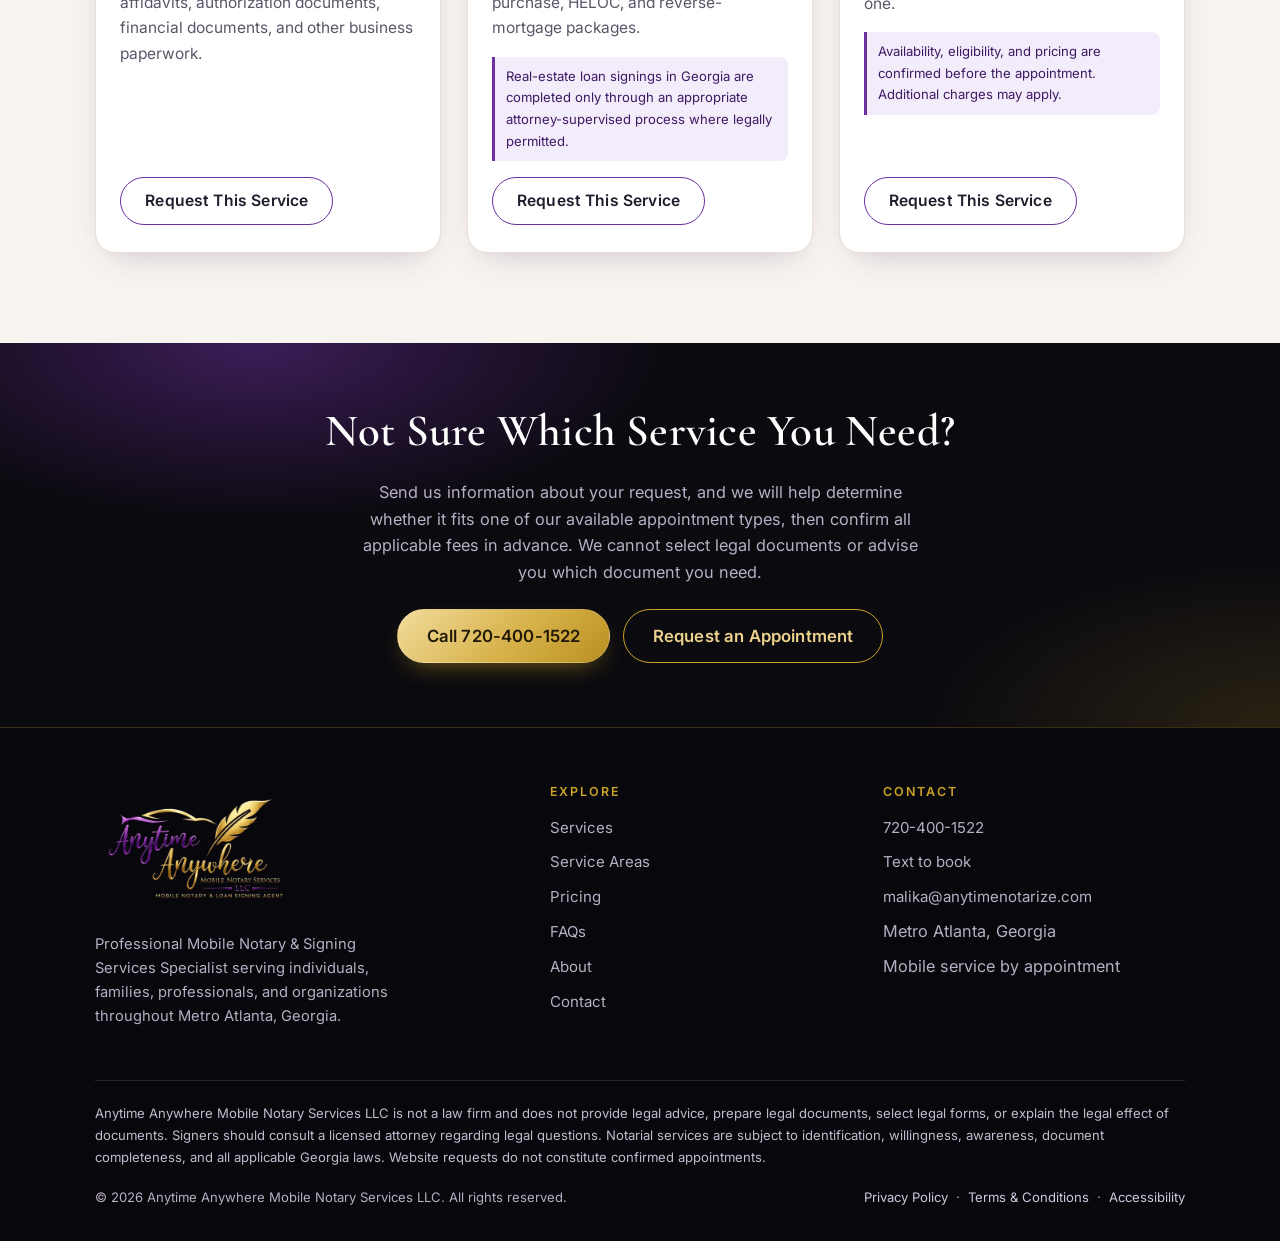
<file: services.html>
<!DOCTYPE html>
<html lang="en">
<head>
  <meta charset="UTF-8">
  <meta name="viewport" content="width=device-width, initial-scale=1">
  <title>Services | Anytime Anywhere Mobile Notary Services LLC</title>
  <meta name="description" content="Mobile notary services in Atlanta: general notary, hospital and bedside, nursing home, estate planning signings, apostille facilitation, I-9 authorized representative, business documents, and attorney-supervised loan signings.">
  <link rel="canonical" href="https://anytimenotarize.com/services.html">
  <meta name="theme-color" content="#0b0a0f">
  <meta name="robots" content="index, follow">

  <meta property="og:type" content="website">
  <meta property="og:site_name" content="Anytime Anywhere Mobile Notary Services LLC">
  <meta property="og:title" content="Services | Anytime Anywhere Mobile Notary Services LLC">
  <meta property="og:description" content="Mobile notary services in Atlanta: general notary, hospital and bedside, nursing home, estate planning signings, apostille facilitation, I-9 authorized representative, business documents, and attorney-supervised loan signings.">
  <meta property="og:url" content="https://anytimenotarize.com/services.html">
  <meta property="og:image" content="https://anytimenotarize.com/assets/images/logo.png">
  <meta name="twitter:card" content="summary_large_image">
  <meta name="twitter:title" content="Services | Anytime Anywhere Mobile Notary Services LLC">
  <meta name="twitter:description" content="Mobile notary services in Atlanta: general notary, hospital and bedside, nursing home, estate planning signings, apostille facilitation, I-9 authorized representative, business documents, and attorney-supervised loan signings.">
  <meta name="twitter:image" content="https://anytimenotarize.com/assets/images/logo.png">

  <link rel="preconnect" href="https://fonts.googleapis.com">
  <link rel="preconnect" href="https://fonts.gstatic.com" crossorigin>
  <link rel="icon" type="image/x-icon" href="assets/images/favicon/favicon.ico">
  <link rel="icon" type="image/png" sizes="32x32" href="assets/images/favicon/favicon-32x32.png">
  <link rel="icon" type="image/png" sizes="16x16" href="assets/images/favicon/favicon-16x16.png">
  <link rel="apple-touch-icon" sizes="180x180" href="assets/images/favicon/apple-touch-icon.png">

  <link href="https://fonts.googleapis.com/css2?family=Cormorant+Garamond:ital,wght@0,500;0,600;0,700;1,500;1,600&family=Inter:wght@400;500;600;700&display=swap" rel="stylesheet">
  <link rel="stylesheet" href="assets/css/styles.css">
</head>
<body>
<a class="skip-link" href="#main">Skip to content</a>
    <header class="site-header">
      <div class="container">
        <nav class="nav" aria-label="Primary">
          <a class="brand" href="index.html" aria-label="Anytime Anywhere Mobile Notary Services LLC home">
            <picture><source srcset="assets/images/logo-hero.webp" type="image/webp"><img src="assets/images/logo-hero.png" alt="Anytime Anywhere Mobile Notary Services LLC logo" width="120" height="80" decoding="async"></picture>
            <span class="brand-name">Anytime Anywhere<span>Mobile Notary &amp; Signing</span></span>
          </a>
          <button class="nav-toggle" type="button" aria-expanded="false" aria-controls="nav-menu" aria-label="Open menu">
            <span></span>
          </button>
          <div class="nav-menu" id="nav-menu">
            <ul class="nav-links">
              <li><a href="index.html">Home</a></li>
          <li><a href="services.html" aria-current="page">Services</a></li>
          <li><a href="service-areas.html">Service Areas</a></li>
          <li><a href="pricing.html">Pricing</a></li>
          <li><a href="faq.html">FAQs</a></li>
          <li><a href="about.html">About</a></li>
          <li><a href="contact.html">Contact</a></li>
            </ul>
            <div class="nav-cta">
              <a class="btn btn-gold" href="contact.html#appointment">Request an Appointment</a>
            </div>
          </div>
        </nav>
      </div>
    </header>
    <main id="main">
      <section class="section section--dark section--tight">
        <div class="container center">
          <span class="eyebrow">Our Services</span><span class="flourish" aria-hidden="true"><svg viewBox="0 0 108 12" fill="none"><path d="M2 6H42" stroke="url(#fl)" stroke-width="1.4" stroke-linecap="round"/><path d="M66 6h40" stroke="url(#fl)" stroke-width="1.4" stroke-linecap="round"/><path d="M46 6c2-4 6-4 8 0s6 4 8 0" stroke="#ecd28c" stroke-width="1.6" stroke-linecap="round" fill="none"/><circle cx="54" cy="6" r="1.7" fill="#ecd28c"/><defs><linearGradient id="fl" x1="0" y1="0" x2="108" y2="0"><stop stop-color="#c9a227" stop-opacity="0"/><stop offset=".5" stop-color="#ecd28c"/><stop offset="1" stop-color="#c9a227" stop-opacity="0"/></linearGradient></defs></svg></span>
          <h1 class="section-title">Mobile Notary &amp; Signing Services</h1>
          <p class="section-lead">We travel to you across Metro Atlanta. Each request is reviewed individually and remains subject to Georgia law and standard notarial requirements. We are not attorneys and cannot select forms, prepare legal documents, or provide legal advice.</p>
        </div>
      </section>

      <section class="section">
        <div class="container">
          <div class="grid-cards">
            <article class="card">
              <span class="icon"><svg viewBox="0 0 24 24" fill="none" stroke="#ecd28c" stroke-width="1.6" stroke-linecap="round" stroke-linejoin="round" aria-hidden="true"><circle cx="12" cy="10" r="5"/><path d="M9 14l-1 6 4-2 4 2-1-6"/></svg></span>
              <h3>General Mobile Notary</h3>
              <p>Acknowledgments, jurats, affidavits, authorization forms, school and travel documents, business paperwork, and other eligible documents, notarized at a location that works for you.</p>
              
              <a class="btn btn-ghost" href="contact.html#appointment">Request This Service</a>
            </article>
            <article class="card">
              <span class="icon"><svg viewBox="0 0 24 24" fill="none" stroke="#ecd28c" stroke-width="1.6" stroke-linecap="round" stroke-linejoin="round" aria-hidden="true"><path d="M3 18v-6h13a4 4 0 0 1 4 4v2"/><path d="M3 12V7"/><circle cx="7" cy="10" r="2"/><path d="M3 18h18"/></svg></span>
              <h3>Hospital &amp; Bedside Notary</h3>
              <p>Mobile appointments at hospitals, rehabilitation centers, hospice locations, and other care settings, handled with patience and discretion.</p>
              
              <a class="btn btn-ghost" href="contact.html#appointment">Request This Service</a>
            </article>
            <article class="card">
              <span class="icon"><svg viewBox="0 0 24 24" fill="none" stroke="#ecd28c" stroke-width="1.6" stroke-linecap="round" stroke-linejoin="round" aria-hidden="true"><path d="M4 11l8-6 8 6"/><path d="M6 10v9h12v-9"/><path d="M10 19v-5h4v5"/></svg></span>
              <h3>Nursing Home &amp; Assisted-Living Appointments</h3>
              <p>On-site notarizations for residents of nursing homes and assisted-living communities, coordinated around visiting hours and facility procedures.</p>
              
              <a class="btn btn-ghost" href="contact.html#appointment">Request This Service</a>
            </article>
            <article class="card">
              <span class="icon"><svg viewBox="0 0 24 24" fill="none" stroke="#ecd28c" stroke-width="1.6" stroke-linecap="round" stroke-linejoin="round" aria-hidden="true"><path d="M7 4h10v13a3 3 0 0 1-3 3H7"/><path d="M7 4a2 2 0 0 0-2 2v0a2 2 0 0 0 2 2h2"/><path d="M10 9h4M10 13h4"/></svg></span>
              <h3>Estate Planning Document Signings</h3>
              <p>Notarization support for powers of attorney, advance directives, trusts, and related documents that you or your attorney have already prepared.</p>
              <p class="card-note">Documents must be prepared by you or your attorney. We do not draft documents or give legal advice.</p>
              <a class="btn btn-ghost" href="contact.html#appointment">Request This Service</a>
            </article>
            <article class="card">
              <span class="icon"><svg viewBox="0 0 24 24" fill="none" stroke="#ecd28c" stroke-width="1.6" stroke-linecap="round" stroke-linejoin="round" aria-hidden="true"><circle cx="12" cy="12" r="8"/><path d="M4 12h16M12 4c2.5 2.5 2.5 13 0 16M12 4c-2.5 2.5-2.5 13 0 16"/></svg></span>
              <h3>Apostille Facilitation</h3>
              <p>Coordination, review, submission, and courier assistance for documents intended for international use.</p>
              <p class="card-note">Facilitation and courier assistance only. Apostille issuance and acceptance are decided by the appropriate government authority.</p>
              <a class="btn btn-ghost" href="contact.html#appointment">Request This Service</a>
            </article>
            <article class="card">
              <span class="icon"><svg viewBox="0 0 24 24" fill="none" stroke="#ecd28c" stroke-width="1.6" stroke-linecap="round" stroke-linejoin="round" aria-hidden="true"><rect x="3" y="5" width="18" height="14" rx="2"/><circle cx="8.5" cy="11" r="2"/><path d="M13 9h5M13 13h5M5.5 16h6"/></svg></span>
              <h3>I-9 Authorized Representative Services</h3>
              <p>In-person document inspection and Section 2 completion support when an employer designates you as its authorized representative.</p>
              <p class="card-note">The employer must designate the authorized representative. This service is separate from notarization unless a separate notarial act is required.</p>
              <a class="btn btn-ghost" href="contact.html#appointment">Request This Service</a>
            </article>
            <article class="card">
              <span class="icon"><svg viewBox="0 0 24 24" fill="none" stroke="#ecd28c" stroke-width="1.6" stroke-linecap="round" stroke-linejoin="round" aria-hidden="true"><rect x="3" y="7" width="18" height="12" rx="2"/><path d="M8 7V5a2 2 0 0 1 2-2h4a2 2 0 0 1 2 2v2M3 12h18"/></svg></span>
              <h3>Business &amp; Corporate Documents</h3>
              <p>Mobile support for corporate resolutions, affidavits, authorization documents, financial documents, and other business paperwork.</p>
              
              <a class="btn btn-ghost" href="contact.html#appointment">Request This Service</a>
            </article>
            <article class="card">
              <span class="icon"><svg viewBox="0 0 24 24" fill="none" stroke="#ecd28c" stroke-width="1.6" stroke-linecap="round" stroke-linejoin="round" aria-hidden="true"><path d="M15 4l5 5L9 20l-5 1 1-5z"/><path d="M13 6l5 5"/></svg></span>
              <h3>Attorney-Supervised Loan Signings</h3>
              <p>Mobile signing support for refinance, purchase, HELOC, and reverse-mortgage packages.</p>
              <p class="card-note">Real-estate loan signings in Georgia are completed only through an appropriate attorney-supervised process where legally permitted.</p>
              <a class="btn btn-ghost" href="contact.html#appointment">Request This Service</a>
            </article>
            <article class="card">
              <span class="icon"><svg viewBox="0 0 24 24" fill="none" stroke="#ecd28c" stroke-width="1.6" stroke-linecap="round" stroke-linejoin="round" aria-hidden="true"><circle cx="9" cy="8" r="3"/><path d="M3 20a6 6 0 0 1 12 0"/><path d="M16 6a3 3 0 0 1 0 6M18 20a6 6 0 0 0-3-5.2"/></svg></span>
              <h3>Witness Coordination</h3>
              <p>Coordination of an eligible, disinterested witness when your document requires one.</p>
              <p class="card-note">Availability, eligibility, and pricing are confirmed before the appointment. Additional charges may apply.</p>
              <a class="btn btn-ghost" href="contact.html#appointment">Request This Service</a>
            </article>
          </div>
        </div>
      </section>

      <section class="section cta-band section--tight">
        <div class="container">
          <h2>Not Sure Which Service You Need?</h2>
          <p>Send us information about your request, and we will help determine whether it fits one of our available appointment types, then confirm all applicable fees in advance. We cannot select legal documents or advise you which document you need.</p>
          <div class="btn-row" style="justify-content:center">
            <a class="btn btn-gold btn-lg" href="tel:+17204001522">Call 720-400-1522</a>
            <a class="btn btn-ghost-gold btn-lg" href="contact.html#appointment">Request an Appointment</a>
          </div>
        </div>
      </section>
    </main>
    <footer class="site-footer">
      <div class="container">
        <div class="footer-grid">
          <div class="footer-brand">
            <picture><source srcset="assets/images/logo-hero.webp" type="image/webp"><img src="assets/images/logo-hero.png" alt="Anytime Anywhere Mobile Notary Services LLC logo" width="150" height="100" loading="lazy" decoding="async"></picture>
            <p>Professional Mobile Notary &amp; Signing Services Specialist serving individuals, families, professionals, and organizations throughout Metro Atlanta, Georgia.</p>
          </div>
          <div class="footer-col">
            <h4>Explore</h4>
            <ul>
              <li><a href="services.html">Services</a></li>
              <li><a href="service-areas.html">Service Areas</a></li>
              <li><a href="pricing.html">Pricing</a></li>
              <li><a href="faq.html">FAQs</a></li>
              <li><a href="about.html">About</a></li>
              <li><a href="contact.html">Contact</a></li>
            </ul>
          </div>
          <div class="footer-col">
            <h4>Contact</h4>
            <ul>
              <li><a href="tel:+17204001522">720-400-1522</a></li>
              <li><a href="sms:+17204001522">Text to book</a></li>
              <li><a href="mailto:malika@anytimenotarize.com">malika@anytimenotarize.com</a></li>
              <li>Metro Atlanta, Georgia</li>
              <li>Mobile service by appointment</li>
            </ul>
          </div>
        </div>

        <p class="footer-disclaimer">Anytime Anywhere Mobile Notary Services LLC is not a law firm and does not provide legal advice, prepare legal documents, select legal forms, or explain the legal effect of documents. Signers should consult a licensed attorney regarding legal questions. Notarial services are subject to identification, willingness, awareness, document completeness, and all applicable Georgia laws. Website requests do not constitute confirmed appointments.</p>

        <div class="footer-bottom">
          <span>&copy; <span data-year>2026</span> Anytime Anywhere Mobile Notary Services LLC. All rights reserved.</span>
          <span>
            <a href="privacy.html">Privacy Policy</a> &nbsp;&middot;&nbsp;
            <a href="terms.html">Terms &amp; Conditions</a> &nbsp;&middot;&nbsp;
            <a href="privacy.html#accessibility">Accessibility</a>
          </span>
        </div>
      </div>
    </footer>
    <script src="assets/js/script.js" defer></script>
  </body>
</html>
</file>
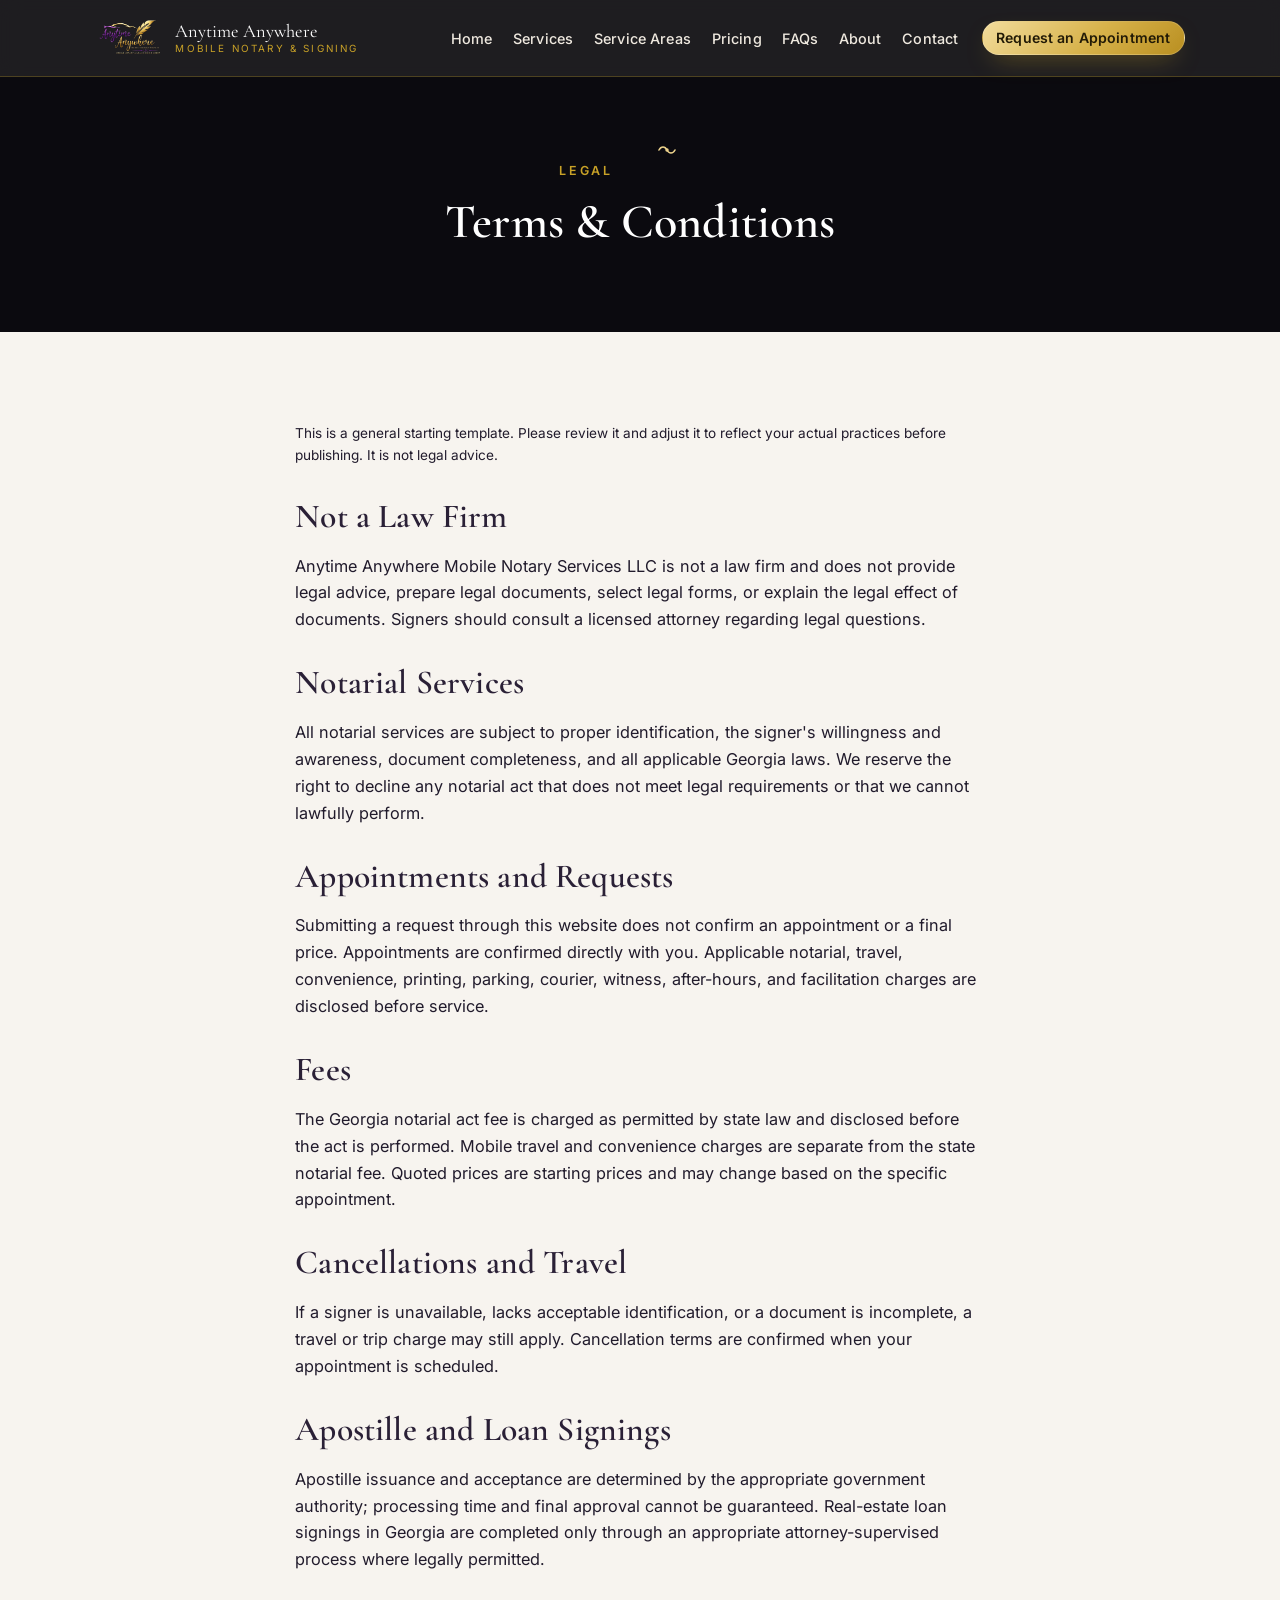
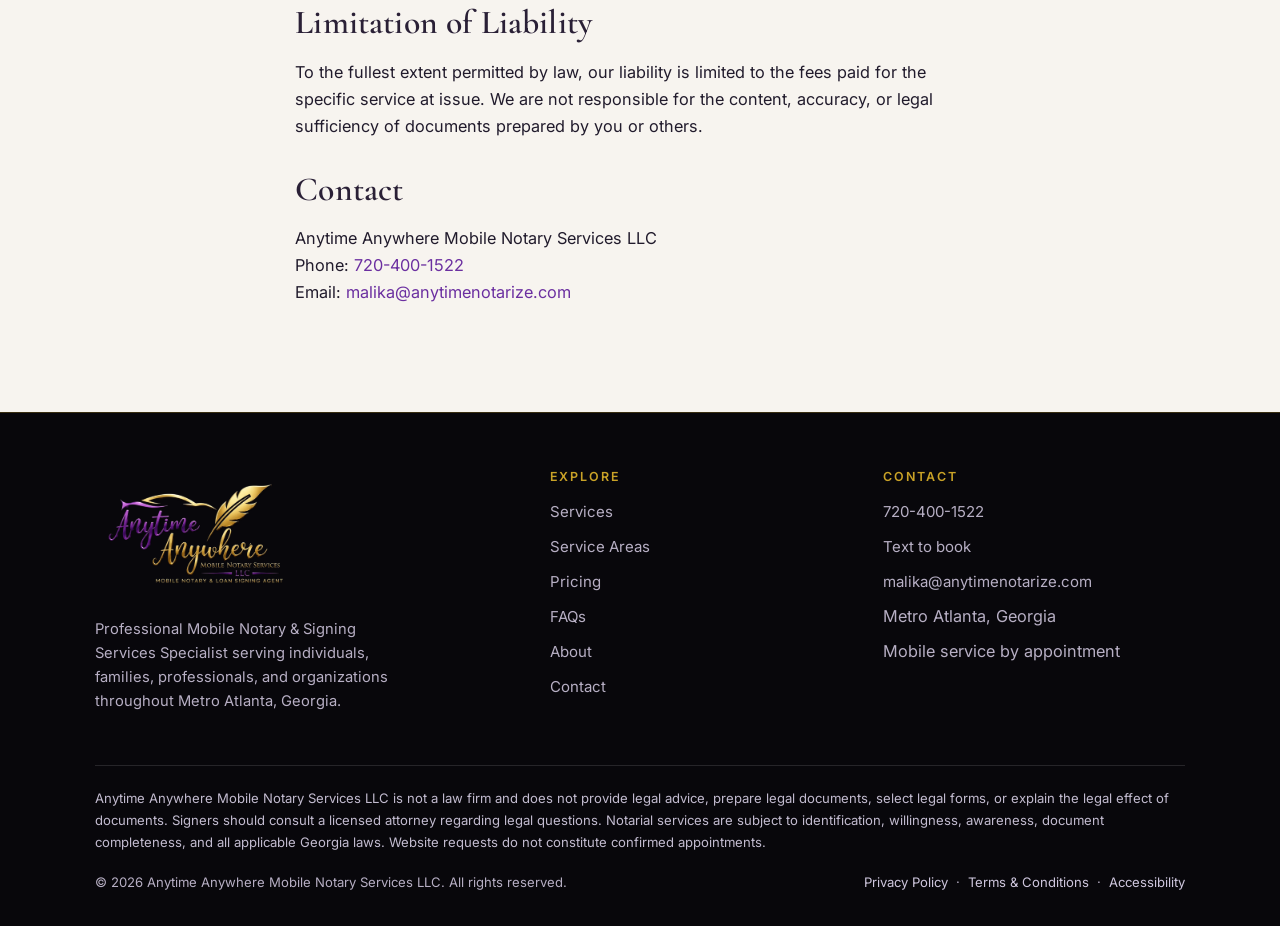
<file: terms.html>
<!DOCTYPE html>
<html lang="en">
<head>
  <meta charset="UTF-8">
  <meta name="viewport" content="width=device-width, initial-scale=1">
  <title>Terms &amp; Conditions | Anytime Anywhere Mobile Notary Services LLC</title>
  <meta name="description" content="Terms and conditions for Anytime Anywhere Mobile Notary Services LLC, including notarial requirements, fees, and appointment policies.">
  <link rel="canonical" href="https://anytimenotarize.com/terms.html">
  <meta name="theme-color" content="#0b0a0f">
  <meta name="robots" content="index, follow">

  <meta property="og:type" content="website">
  <meta property="og:site_name" content="Anytime Anywhere Mobile Notary Services LLC">
  <meta property="og:title" content="Terms &amp; Conditions | Anytime Anywhere Mobile Notary Services LLC">
  <meta property="og:description" content="Terms and conditions for Anytime Anywhere Mobile Notary Services LLC, including notarial requirements, fees, and appointment policies.">
  <meta property="og:url" content="https://anytimenotarize.com/terms.html">
  <meta property="og:image" content="https://anytimenotarize.com/assets/images/logo.png">
  <meta name="twitter:card" content="summary_large_image">
  <meta name="twitter:title" content="Terms &amp; Conditions | Anytime Anywhere Mobile Notary Services LLC">
  <meta name="twitter:description" content="Terms and conditions for Anytime Anywhere Mobile Notary Services LLC, including notarial requirements, fees, and appointment policies.">
  <meta name="twitter:image" content="https://anytimenotarize.com/assets/images/logo.png">

  <link rel="preconnect" href="https://fonts.googleapis.com">
  <link rel="preconnect" href="https://fonts.gstatic.com" crossorigin>
  <link rel="icon" type="image/x-icon" href="assets/images/favicon/favicon.ico">
  <link rel="icon" type="image/png" sizes="32x32" href="assets/images/favicon/favicon-32x32.png">
  <link rel="icon" type="image/png" sizes="16x16" href="assets/images/favicon/favicon-16x16.png">
  <link rel="apple-touch-icon" sizes="180x180" href="assets/images/favicon/apple-touch-icon.png">

  <link href="https://fonts.googleapis.com/css2?family=Cormorant+Garamond:ital,wght@0,500;0,600;0,700;1,500;1,600&family=Inter:wght@400;500;600;700&display=swap" rel="stylesheet">
  <link rel="stylesheet" href="assets/css/styles.css">
</head>
<body>
<a class="skip-link" href="#main">Skip to content</a>
    <header class="site-header">
      <div class="container">
        <nav class="nav" aria-label="Primary">
          <a class="brand" href="index.html" aria-label="Anytime Anywhere Mobile Notary Services LLC home">
            <picture><source srcset="assets/images/logo-hero.webp" type="image/webp"><img src="assets/images/logo-hero.png" alt="Anytime Anywhere Mobile Notary Services LLC logo" width="120" height="80" decoding="async"></picture>
            <span class="brand-name">Anytime Anywhere<span>Mobile Notary &amp; Signing</span></span>
          </a>
          <button class="nav-toggle" type="button" aria-expanded="false" aria-controls="nav-menu" aria-label="Open menu">
            <span></span>
          </button>
          <div class="nav-menu" id="nav-menu">
            <ul class="nav-links">
              <li><a href="index.html">Home</a></li>
          <li><a href="services.html">Services</a></li>
          <li><a href="service-areas.html">Service Areas</a></li>
          <li><a href="pricing.html">Pricing</a></li>
          <li><a href="faq.html">FAQs</a></li>
          <li><a href="about.html">About</a></li>
          <li><a href="contact.html">Contact</a></li>
            </ul>
            <div class="nav-cta">
              <a class="btn btn-gold" href="contact.html#appointment">Request an Appointment</a>
            </div>
          </div>
        </nav>
      </div>
    </header>
    <main id="main">
      <section class="section section--dark section--tight">
        <div class="container center">
          <span class="eyebrow">Legal</span><span class="flourish" aria-hidden="true"><svg viewBox="0 0 108 12" fill="none"><path d="M2 6H42" stroke="url(#fl)" stroke-width="1.4" stroke-linecap="round"/><path d="M66 6h40" stroke="url(#fl)" stroke-width="1.4" stroke-linecap="round"/><path d="M46 6c2-4 6-4 8 0s6 4 8 0" stroke="#ecd28c" stroke-width="1.6" stroke-linecap="round" fill="none"/><circle cx="54" cy="6" r="1.7" fill="#ecd28c"/><defs><linearGradient id="fl" x1="0" y1="0" x2="108" y2="0"><stop stop-color="#c9a227" stop-opacity="0"/><stop offset=".5" stop-color="#ecd28c"/><stop offset="1" stop-color="#c9a227" stop-opacity="0"/></linearGradient></defs></svg></span>
          <h1 class="section-title">Terms &amp; Conditions</h1>
        </div>
      </section>
      <section class="section">
        <div class="container prose">
          <p class="legal-updated">This is a general starting template. Please review it and adjust it to reflect your actual practices before publishing. It is not legal advice.</p>

          <h2>Not a Law Firm</h2>
          <p>Anytime Anywhere Mobile Notary Services LLC is not a law firm and does not provide legal advice, prepare legal documents, select legal forms, or explain the legal effect of documents. Signers should consult a licensed attorney regarding legal questions.</p>

          <h2>Notarial Services</h2>
          <p>All notarial services are subject to proper identification, the signer's willingness and awareness, document completeness, and all applicable Georgia laws. We reserve the right to decline any notarial act that does not meet legal requirements or that we cannot lawfully perform.</p>

          <h2>Appointments and Requests</h2>
          <p>Submitting a request through this website does not confirm an appointment or a final price. Appointments are confirmed directly with you. Applicable notarial, travel, convenience, printing, parking, courier, witness, after-hours, and facilitation charges are disclosed before service.</p>

          <h2>Fees</h2>
          <p>The Georgia notarial act fee is charged as permitted by state law and disclosed before the act is performed. Mobile travel and convenience charges are separate from the state notarial fee. Quoted prices are starting prices and may change based on the specific appointment.</p>

          <h2>Cancellations and Travel</h2>
          <p>If a signer is unavailable, lacks acceptable identification, or a document is incomplete, a travel or trip charge may still apply. Cancellation terms are confirmed when your appointment is scheduled.</p>

          <h2>Apostille and Loan Signings</h2>
          <p>Apostille issuance and acceptance are determined by the appropriate government authority; processing time and final approval cannot be guaranteed. Real-estate loan signings in Georgia are completed only through an appropriate attorney-supervised process where legally permitted.</p>

          <h2>Limitation of Liability</h2>
          <p>To the fullest extent permitted by law, our liability is limited to the fees paid for the specific service at issue. We are not responsible for the content, accuracy, or legal sufficiency of documents prepared by you or others.</p>

          <h2>Contact</h2>
          <p>Anytime Anywhere Mobile Notary Services LLC<br>Phone: <a href="tel:+17204001522">720-400-1522</a><br>Email: <a href="mailto:malika@anytimenotarize.com">malika@anytimenotarize.com</a></p>
        </div>
      </section>
    </main>
    <footer class="site-footer">
      <div class="container">
        <div class="footer-grid">
          <div class="footer-brand">
            <picture><source srcset="assets/images/logo-hero.webp" type="image/webp"><img src="assets/images/logo-hero.png" alt="Anytime Anywhere Mobile Notary Services LLC logo" width="150" height="100" loading="lazy" decoding="async"></picture>
            <p>Professional Mobile Notary &amp; Signing Services Specialist serving individuals, families, professionals, and organizations throughout Metro Atlanta, Georgia.</p>
          </div>
          <div class="footer-col">
            <h4>Explore</h4>
            <ul>
              <li><a href="services.html">Services</a></li>
              <li><a href="service-areas.html">Service Areas</a></li>
              <li><a href="pricing.html">Pricing</a></li>
              <li><a href="faq.html">FAQs</a></li>
              <li><a href="about.html">About</a></li>
              <li><a href="contact.html">Contact</a></li>
            </ul>
          </div>
          <div class="footer-col">
            <h4>Contact</h4>
            <ul>
              <li><a href="tel:+17204001522">720-400-1522</a></li>
              <li><a href="sms:+17204001522">Text to book</a></li>
              <li><a href="mailto:malika@anytimenotarize.com">malika@anytimenotarize.com</a></li>
              <li>Metro Atlanta, Georgia</li>
              <li>Mobile service by appointment</li>
            </ul>
          </div>
        </div>

        <p class="footer-disclaimer">Anytime Anywhere Mobile Notary Services LLC is not a law firm and does not provide legal advice, prepare legal documents, select legal forms, or explain the legal effect of documents. Signers should consult a licensed attorney regarding legal questions. Notarial services are subject to identification, willingness, awareness, document completeness, and all applicable Georgia laws. Website requests do not constitute confirmed appointments.</p>

        <div class="footer-bottom">
          <span>&copy; <span data-year>2026</span> Anytime Anywhere Mobile Notary Services LLC. All rights reserved.</span>
          <span>
            <a href="privacy.html">Privacy Policy</a> &nbsp;&middot;&nbsp;
            <a href="terms.html">Terms &amp; Conditions</a> &nbsp;&middot;&nbsp;
            <a href="privacy.html#accessibility">Accessibility</a>
          </span>
        </div>
      </div>
    </footer>
    <script src="assets/js/script.js" defer></script>
  </body>
</html>
</file>
<file: assets/css/styles.css>
/* ===========================================================
   Anytime Anywhere Mobile Notary Services LLC
   Shared stylesheet
   Palette: deep black, metallic gold, royal purple, soft off-white
   =========================================================== */

:root {
  /* Core palette */
  --ink:        #0b0a0f;   /* main dark background, purple-black */
  --ink-2:      #14101d;   /* raised dark panel */
  --ink-3:      #1d1730;   /* card on dark */
  --gold:       #c9a227;   /* metallic gold base */
  --gold-light: #ecd28c;   /* gold highlight */
  --gold-deep:  #937218;   /* gold shadow */
  --purple:     #6b2fa0;   /* royal purple */
  --purple-deep:#3d1a63;   /* deep purple */
  --purple-soft:#9a6bd0;   /* light purple accent */
  --cream:      #f7f4ef;   /* off-white content areas */
  --cream-2:    #fbfaf6;   /* lighter off-white */
  --line:       #e6dfd2;   /* hairline on light */

  /* Text */
  --text:       #211b2c;   /* body text on light */
  --text-muted: #5c5568;   /* secondary text on light */
  --text-onlight-serif: #2a2036;
  --text-ondark: #efe9df;  /* body text on dark */
  --text-ondark-muted: #b7afc4;

  /* Gold foil gradient (for text/accents on dark only) */
  --foil: linear-gradient(135deg, #f2dc9c 0%, #d7b24a 38%, #c9a227 60%, #9c7a1c 100%);
  --foil-line: linear-gradient(90deg, transparent, #c9a227 20%, #ecd28c 50%, #c9a227 80%, transparent);

  /* Type */
  --display: "Cormorant Garamond", Georgia, "Times New Roman", serif;
  --body: "Inter", system-ui, -apple-system, "Segoe UI", Roboto, sans-serif;

  /* Metrics */
  --maxw: 1160px;
  --gap: clamp(1rem, 2.5vw, 2rem);
  --radius: 14px;
  --radius-lg: 20px;
  --shadow-soft: 0 18px 50px -22px rgba(11, 10, 15, 0.55);
  --shadow-card: 0 12px 34px -18px rgba(61, 26, 99, 0.35);
  --header-h: 76px;
}

/* -------------------- Reset / base -------------------- */
*, *::before, *::after { box-sizing: border-box; }
html { scroll-behavior: smooth; -webkit-text-size-adjust: 100%; }
@media (prefers-reduced-motion: reduce) {
  html { scroll-behavior: auto; }
  *, *::before, *::after { animation-duration: 0.001ms !important; animation-iteration-count: 1 !important; transition-duration: 0.001ms !important; scroll-behavior: auto !important; }
}
body {
  margin: 0;
  font-family: var(--body);
  color: var(--text);
  background: var(--cream);
  line-height: 1.65;
  font-size: 1.02rem;
  -webkit-font-smoothing: antialiased;
  text-rendering: optimizeLegibility;
}
img { max-width: 100%; height: auto; display: block; }
a { color: var(--purple); text-decoration: none; }
a:hover { text-decoration: underline; }
h1, h2, h3, h4 { font-family: var(--display); font-weight: 600; line-height: 1.1; color: var(--text-onlight-serif); margin: 0 0 0.5em; letter-spacing: 0.005em; }
p { margin: 0 0 1rem; }
:focus-visible { outline: 3px solid var(--purple-soft); outline-offset: 2px; border-radius: 4px; }

.skip-link {
  position: absolute; left: -999px; top: 0; z-index: 200;
  background: var(--purple-deep); color: #fff; padding: 0.7rem 1.1rem; border-radius: 0 0 8px 0;
}
.skip-link:focus { left: 0; }

/* -------------------- Layout helpers -------------------- */
.container { width: 100%; max-width: var(--maxw); margin-inline: auto; padding-inline: clamp(1.1rem, 4vw, 2.2rem); }
.section { padding-block: clamp(3.2rem, 7vw, 6rem); }
.section--dark { background: var(--ink); color: var(--text-ondark); }
.section--ink2 { background: var(--ink-2); color: var(--text-ondark); }
.section--cream2 { background: var(--cream-2); }
.section--tight { padding-block: clamp(2.4rem, 5vw, 4rem); }
.narrow { max-width: 780px; }
.center { text-align: center; }

.eyebrow {
  font-family: var(--body);
  font-size: 0.78rem;
  font-weight: 600;
  letter-spacing: 0.22em;
  text-transform: uppercase;
  color: var(--purple);
  margin: 0 0 0.9rem;
  display: inline-block;
}
.section--dark .eyebrow, .section--ink2 .eyebrow { color: var(--gold); }

.section-title { font-size: clamp(1.9rem, 4.4vw, 3rem); margin-bottom: 0.4em; }
.section--dark .section-title, .section--ink2 .section-title { color: #fff; }
.section-lead { font-size: 1.08rem; color: var(--text-muted); max-width: 62ch; }
.section--dark .section-lead, .section--ink2 .section-lead { color: var(--text-ondark-muted); }
.center .section-lead { margin-inline: auto; }

/* Gold foil text (dark backgrounds only, per contrast rules) */
.foil {
  background: var(--foil);
  -webkit-background-clip: text;
  background-clip: text;
  color: transparent;
}

/* Quill flourish accent under eyebrows / titles */
.flourish { display: inline-block; width: 108px; height: 12px; margin: 0.2rem 0 1.2rem; }
.flourish svg { width: 100%; height: 100%; display: block; }
.center .flourish { margin-inline: auto; }

/* -------------------- Buttons -------------------- */
.btn {
  --_bg: var(--purple);
  --_fg: #fff;
  display: inline-flex; align-items: center; justify-content: center; gap: 0.5rem;
  font-family: var(--body); font-weight: 600; font-size: 0.98rem; letter-spacing: 0.01em;
  padding: 0.85rem 1.5rem; border-radius: 999px; border: 1.5px solid transparent;
  background: var(--_bg); color: var(--_fg); cursor: pointer;
  transition: transform 0.18s ease, box-shadow 0.18s ease, background 0.18s ease, color 0.18s ease;
  text-align: center; line-height: 1.2;
}
.btn:hover { text-decoration: none; transform: translateY(-2px); }
.btn:active { transform: translateY(0); }

.btn-gold {
  --_fg: #221a06;
  background: linear-gradient(135deg, #f2dc9c, #d7b24a 55%, #b98f21);
  box-shadow: 0 10px 26px -12px rgba(201, 162, 39, 0.7);
  border-color: rgba(255,255,255,0.15);
}
.btn-gold:hover { box-shadow: 0 16px 34px -12px rgba(201, 162, 39, 0.85); }

.btn-purple { --_bg: var(--purple); --_fg: #fff; box-shadow: 0 10px 26px -14px rgba(107, 47, 160, 0.8); }
.btn-purple:hover { --_bg: #7c3bb6; }

.btn-ghost {
  --_bg: transparent; --_fg: var(--text);
  border-color: var(--purple);
}
.btn-ghost:hover { --_bg: var(--purple); --_fg: #fff; }

.btn-ghost-gold {
  --_bg: transparent; --_fg: var(--gold-light);
  border-color: var(--gold);
}
.btn-ghost-gold:hover { --_bg: rgba(201,162,39,0.12); --_fg: #fff; }

.btn-block { width: 100%; }
.btn-lg { padding: 1rem 1.8rem; font-size: 1.05rem; }
.btn-row { display: flex; flex-wrap: wrap; gap: 0.8rem; }
.center .btn-row { justify-content: center; }

/* -------------------- Header / nav -------------------- */
.site-header {
  position: sticky; top: 0; z-index: 100;
  background: rgba(11, 10, 15, 0.92);
  backdrop-filter: blur(10px);
  border-bottom: 1px solid rgba(201, 162, 39, 0.28);
}
.nav {
  display: flex; align-items: center; justify-content: space-between;
  min-height: var(--header-h); gap: 0.8rem;
}
.brand { display: flex; align-items: center; gap: 0.7rem; flex-shrink: 0; }
.brand img { height: 46px; width: auto; }
.brand-name { display: none; font-family: var(--display); font-size: 1.15rem; color: #fff; line-height: 1; }
.brand-name span { display: block; font-family: var(--body); font-size: 0.62rem; letter-spacing: 0.22em; text-transform: uppercase; color: var(--gold); margin-top: 3px; }

.nav-menu { display: flex; align-items: center; gap: 0.6rem; }
.nav-links { display: flex; align-items: center; flex-wrap: nowrap; gap: 0.2rem; list-style: none; margin: 0; padding: 0; }
.nav-links a {
  color: var(--text-ondark); font-weight: 500; font-size: 0.9rem;
  padding: 0.5rem 0.55rem; border-radius: 8px; letter-spacing: 0.01em; white-space: nowrap;
}
.nav-links a:hover { color: #fff; background: rgba(255,255,255,0.06); text-decoration: none; }
.nav-links a[aria-current="page"] { color: var(--gold-light); }
.nav-cta { margin-left: 0.3rem; flex-shrink: 0; }
.nav-cta .btn { padding: 0.5rem 0.85rem; font-size: 0.88rem; white-space: nowrap; }

.nav-toggle {
  display: none; background: transparent; border: 1.5px solid rgba(201,162,39,0.5);
  border-radius: 10px; width: 46px; height: 42px; cursor: pointer; align-items: center; justify-content: center;
}
.nav-toggle span, .nav-toggle span::before, .nav-toggle span::after {
  content: ""; display: block; width: 22px; height: 2px; background: var(--gold-light); border-radius: 2px; transition: transform 0.25s ease, opacity 0.2s ease;
}
.nav-toggle span::before { transform: translateY(-7px); }
.nav-toggle span::after { transform: translateY(5px); }
.nav-toggle[aria-expanded="true"] span { background: transparent; }
.nav-toggle[aria-expanded="true"] span::before { transform: translateY(0) rotate(45deg); }
.nav-toggle[aria-expanded="true"] span::after { transform: translateY(-2px) rotate(-45deg); }

@media (max-width: 940px) {
  .nav-toggle { display: inline-flex; }
  .nav-menu {
    position: fixed; inset: var(--header-h) 0 auto 0;
    background: var(--ink); border-bottom: 1px solid rgba(201,162,39,0.28);
    display: grid; gap: 0.2rem; padding: 1rem clamp(1.1rem, 4vw, 2.2rem) 1.5rem;
    transform: translateY(-12px); opacity: 0; pointer-events: none; transition: opacity 0.22s ease, transform 0.22s ease;
    box-shadow: var(--shadow-soft);
  }
  .nav-menu.open { transform: translateY(0); opacity: 1; pointer-events: auto; }
  .nav-links { flex-direction: column; align-items: stretch; gap: 0.1rem; }
  .nav-links a { padding: 0.85rem 0.7rem; font-size: 1.05rem; border-bottom: 1px solid rgba(255,255,255,0.05); border-radius: 0; }
  .nav-cta { margin: 0.8rem 0 0; }
  .nav-cta .btn { width: 100%; }
}
@media (min-width: 1200px) { .brand-name { display: block; } }

/* -------------------- Hero -------------------- */
.hero {
  position: relative; overflow: hidden;
  background:
    radial-gradient(1100px 520px at 78% -8%, rgba(107, 47, 160, 0.4), transparent 60%),
    radial-gradient(760px 420px at 8% 108%, rgba(201, 162, 39, 0.16), transparent 62%),
    var(--ink);
  color: var(--text-ondark);
  padding-block: clamp(2rem, 5vw, 4.2rem);
}
.hero::after {
  content: ""; position: absolute; left: 0; right: 0; bottom: 0; height: 2px;
  background: var(--foil-line); opacity: 0.7;
}
.hero-grid { display: grid; grid-template-columns: 1.1fr 0.9fr; gap: clamp(1.5rem, 4vw, 3.5rem); align-items: center; }
.hero-logo-frame {
  max-width: 440px; margin: 0 auto; padding: clamp(1.3rem, 3vw, 2.1rem);
  border-radius: 22px;
  background:
    radial-gradient(115% 90% at 50% 8%, rgba(107,47,160,0.22), transparent 68%),
    linear-gradient(180deg, rgba(255,255,255,0.035), rgba(255,255,255,0));
  border: 1px solid rgba(201,162,39,0.38);
  box-shadow: 0 32px 70px -34px rgba(0,0,0,0.75), inset 0 1px 0 rgba(255,255,255,0.06);
}
.hero-logo { max-width: 100%; margin: 0 auto; filter: drop-shadow(0 10px 26px rgba(0,0,0,0.45)); }
.hero h1 {
  font-size: clamp(2.3rem, 5.6vw, 3.9rem); color: #fff; margin-bottom: 0.35em; line-height: 1.05;
}
.hero h1 .foil { font-style: italic; }
.hero-sub { font-size: clamp(1.02rem, 1.8vw, 1.2rem); color: var(--text-ondark-muted); max-width: 54ch; margin-bottom: 1.6rem; }
.hero .btn-row { margin-bottom: 1.3rem; }
.hero-trust-line {
  font-family: var(--display); font-style: italic; font-size: 1.15rem; color: var(--gold-light);
  letter-spacing: 0.01em; margin: 0;
}
@media (max-width: 860px) {
  .hero-grid { grid-template-columns: 1fr; text-align: center; }
  .hero .btn-row { justify-content: center; }
  .hero-media { order: -1; }
  .hero-logo-frame { max-width: 340px; margin-bottom: 0.5rem; }
  .hero-sub { margin-inline: auto; }
}

/* -------------------- Trust bar -------------------- */
.trustbar { background: var(--ink-2); border-top: 1px solid rgba(201,162,39,0.2); border-bottom: 1px solid rgba(201,162,39,0.2); }
.trust-grid {
  display: grid; grid-template-columns: repeat(3, 1fr); gap: 1.1rem 1.8rem;
  padding-block: clamp(1.6rem, 4vw, 2.4rem);
}
@media (max-width: 860px) { .trust-grid { grid-template-columns: repeat(2, 1fr); } }
@media (max-width: 540px) { .trust-grid { grid-template-columns: 1fr; } }
.trust-item { display: flex; align-items: center; gap: 0.7rem; color: var(--text-ondark); font-size: 0.95rem; font-weight: 500; }
.trust-item .tick { flex-shrink: 0; width: 26px; height: 26px; }
.trust-item .tick svg { width: 100%; height: 100%; }
.gbp-strip { background: var(--ink); border-bottom: 1px solid rgba(201,162,39,0.2); padding-block: clamp(1.4rem, 3vw, 1.9rem); text-align: center; }
.gbp-strip .gbp-label { font-family: var(--body); font-size: 0.76rem; letter-spacing: 0.18em; text-transform: uppercase; color: var(--gold); margin-bottom: 0.9rem; }
.gbp-strip .btn-row { flex-wrap: wrap; }

/* -------------------- Cards / services -------------------- */
.grid-cards { display: grid; grid-template-columns: repeat(auto-fit, minmax(280px, 1fr)); gap: clamp(1rem, 2.4vw, 1.6rem); }
.card {
  background: #fff; border: 1px solid var(--line); border-radius: var(--radius-lg);
  padding: 1.6rem 1.5rem 1.7rem; box-shadow: var(--shadow-card);
  display: flex; flex-direction: column; transition: transform 0.2s ease, box-shadow 0.2s ease, border-color 0.2s ease;
}
.card:hover { transform: translateY(-4px); box-shadow: 0 22px 46px -22px rgba(61,26,99,0.4); border-color: rgba(201,162,39,0.5); }
.card .icon {
  width: 52px; height: 52px; border-radius: 13px; display: grid; place-items: center; margin-bottom: 1rem;
  background: linear-gradient(140deg, var(--purple-deep), var(--purple));
  box-shadow: inset 0 0 0 1px rgba(201,162,39,0.4);
}
.card .icon svg { width: 26px; height: 26px; }
.card h3 { font-size: 1.4rem; margin-bottom: 0.4rem; color: var(--text-onlight-serif); }
.card p { color: var(--text-muted); font-size: 0.97rem; margin-bottom: 1rem; }
.card .card-note { font-size: 0.82rem; color: var(--purple-deep); background: #f3ecfa; border-left: 3px solid var(--purple); padding: 0.55rem 0.7rem; border-radius: 0 8px 8px 0; margin-bottom: 1rem; }
.card .btn { margin-top: auto; align-self: flex-start; }

/* On dark sections, cards invert */
.section--dark .card, .section--ink2 .card { background: var(--ink-3); border-color: rgba(201,162,39,0.22); box-shadow: none; }
.section--dark .card h3, .section--ink2 .card h3 { color: #fff; }
.section--dark .card p, .section--ink2 .card p { color: var(--text-ondark-muted); }
.section--dark .card .card-note, .section--ink2 .card .card-note { background: rgba(154,107,208,0.14); color: #d9c6f0; border-left-color: var(--purple-soft); }

/* -------------------- How it works -------------------- */
.steps { display: grid; grid-template-columns: repeat(auto-fit, minmax(220px, 1fr)); gap: clamp(1rem, 2.5vw, 1.8rem); counter-reset: step; }
.step { position: relative; padding-top: 0.5rem; }
.step .num {
  font-family: var(--display); font-size: 2.6rem; line-height: 1; display: inline-block; margin-bottom: 0.4rem;
}
.section--dark .step .num, .section--ink2 .step .num { background: var(--foil); -webkit-background-clip: text; background-clip: text; color: transparent; }
.step:not(.section--dark .step) .num { color: var(--purple); }
.step h3 { font-size: 1.3rem; margin-bottom: 0.3rem; }
.section--dark .step h3, .section--ink2 .step h3 { color: #fff; }
.step p { font-size: 0.95rem; color: var(--text-ondark-muted); margin: 0; }

/* -------------------- About -------------------- */
.about-grid { display: grid; grid-template-columns: 0.8fr 1.2fr; gap: clamp(1.5rem, 4vw, 3rem); align-items: center; }
.about-photo {
  border-radius: var(--radius-lg); overflow: hidden; border: 1px solid rgba(201,162,39,0.4);
  box-shadow: 0 24px 60px -26px rgba(0,0,0,0.6); background: #fff;
}
.about-photo img { width: 100%; display: block; }
.about-body h2 { font-size: clamp(2rem, 4.4vw, 2.8rem); }
.about-body .foil-frame { border-left: 3px solid var(--gold); padding-left: 1rem; margin-top: 1.4rem; }
@media (max-width: 760px) { .about-grid { grid-template-columns: 1fr; } .about-photo { max-width: 340px; margin-inline: auto; } }

/* -------------------- Pricing -------------------- */
.price-grid { display: grid; grid-template-columns: repeat(auto-fit, minmax(290px, 1fr)); gap: clamp(1rem, 2.4vw, 1.6rem); }
.price-card {
  background: #fff; border: 1px solid var(--line); border-radius: var(--radius-lg);
  padding: 1.6rem 1.5rem; box-shadow: var(--shadow-card); display: flex; flex-direction: column;
}
.price-card.featured { border-color: var(--gold); box-shadow: 0 20px 44px -20px rgba(201,162,39,0.5); position: relative; }
.price-card.featured::before {
  content: "Standard Service"; position: absolute; top: -0.8rem; left: 1.4rem;
  background: linear-gradient(135deg, #f2dc9c, #c9a227); color: #221a06; font-size: 0.7rem; font-weight: 700;
  letter-spacing: 0.14em; text-transform: uppercase; padding: 0.3rem 0.7rem; border-radius: 999px;
}
.price-card h3 { font-size: 1.45rem; margin-bottom: 0.2rem; }
.price-amount { font-family: var(--display); font-size: 2.1rem; color: var(--purple-deep); line-height: 1; margin: 0.3rem 0 0.2rem; }
.price-amount small { font-family: var(--body); font-size: 0.8rem; font-weight: 600; letter-spacing: 0.14em; text-transform: uppercase; color: var(--text-muted); display: block; margin-bottom: 0.2rem; }
.price-card ul { list-style: none; margin: 1rem 0 1.2rem; padding: 0; display: grid; gap: 0.5rem; }
.price-card ul li { position: relative; padding-left: 1.5rem; font-size: 0.95rem; color: var(--text); }
.price-card ul li::before { content: ""; position: absolute; left: 0; top: 0.45em; width: 9px; height: 9px; border-radius: 50%; background: var(--gold); box-shadow: 0 0 0 3px rgba(201,162,39,0.18); }
.price-card .fine { font-size: 0.85rem; color: #333333; margin-top: auto; }
.price-state-fee {
  display: inline-flex; align-items: baseline; gap: 0.5rem; background: #f3ecfa; border: 1px solid #e3d3f5;
  border-radius: 10px; padding: 0.5rem 0.85rem; font-size: 0.9rem; color: var(--purple-deep); font-weight: 600; margin-top: 0.6rem;
}
.price-list { display: grid; gap: 0.4rem; margin: 0.6rem 0 0; }
.price-list .row { display: flex; justify-content: space-between; gap: 1rem; padding: 0.55rem 0; border-bottom: 1px dashed var(--line); font-size: 0.97rem; }
.price-list .row:last-child { border-bottom: 0; }
.price-list .row .amt { font-weight: 600; color: var(--purple-deep); white-space: nowrap; }

/* Collapsible / accordion (shared by FAQ + additional charges) */
.accordion { display: grid; gap: 0.7rem; }
details.acc {
  background: #fff; border: 1px solid var(--line); border-radius: 12px; overflow: hidden;
}
.section--dark details.acc, .section--ink2 details.acc { background: var(--ink-3); border-color: rgba(201,162,39,0.22); }
details.acc > summary {
  cursor: pointer; list-style: none; padding: 1.05rem 1.2rem; font-weight: 600; font-size: 1.02rem; color: var(--text-onlight-serif);
  display: flex; justify-content: space-between; align-items: center; gap: 1rem;
}
.section--dark details.acc > summary, .section--ink2 details.acc > summary { color: #fff; }
details.acc > summary::-webkit-details-marker { display: none; }
details.acc > summary::after {
  content: ""; flex-shrink: 0; width: 12px; height: 12px; border-right: 2px solid var(--purple); border-bottom: 2px solid var(--purple);
  transform: rotate(45deg); transition: transform 0.2s ease; margin-top: -4px;
}
.section--dark details.acc > summary::after, .section--ink2 details.acc > summary::after { border-color: var(--gold); }
details.acc[open] > summary::after { transform: rotate(-135deg); margin-top: 2px; }
details.acc .acc-body { padding: 0 1.2rem 1.2rem; color: var(--text-muted); font-size: 0.97rem; }
.section--dark details.acc .acc-body, .section--ink2 details.acc .acc-body { color: var(--text-ondark-muted); }
details.acc .acc-body ul { margin: 0.3rem 0 0; padding-left: 1.2rem; }
details.acc .acc-body li { margin-bottom: 0.3rem; }

/* -------------------- Form -------------------- */
.form-wrap { background: #fff; border: 1px solid var(--line); border-radius: var(--radius-lg); padding: clamp(1.4rem, 3vw, 2.2rem); box-shadow: var(--shadow-card); }
.tally-embed iframe { display: block; width: 100%; border: 0; margin: 0; background: transparent; min-height: 500px; overflow: hidden; }
.tally-embed .hint { color: #333333; font-size: 0.9rem; line-height: 1.55; background: #fdf6e6; border-left: 4px solid var(--gold-deep); border-radius: 0 8px 8px 0; padding: 0.8rem 1rem; }
.form-grid { display: grid; grid-template-columns: 1fr 1fr; gap: 1rem 1.2rem; }
.field { display: flex; flex-direction: column; gap: 0.35rem; }
.field.col-2 { grid-column: 1 / -1; }
.field label { font-weight: 600; font-size: 0.9rem; color: var(--text-onlight-serif); }
.field .req { color: var(--purple); }
.field input, .field select, .field textarea {
  font-family: var(--body); font-size: 1rem; color: var(--text);
  padding: 0.7rem 0.8rem; border: 1.5px solid var(--line); border-radius: 10px; background: var(--cream-2);
  transition: border-color 0.18s ease, box-shadow 0.18s ease;
}
.field input:focus, .field select:focus, .field textarea:focus { outline: none; border-color: var(--purple); box-shadow: 0 0 0 3px rgba(107,47,160,0.15); }
.field textarea { resize: vertical; min-height: 110px; }
.field .hint { font-size: 0.82rem; color: var(--text-muted); }
.field.invalid input, .field.invalid select, .field.invalid textarea { border-color: #b3261e; }
.field .error { display: none; font-size: 0.8rem; color: #b3261e; font-weight: 600; }
.field.invalid .error { display: block; }
.checkbox-field { grid-column: 1 / -1; display: flex; gap: 0.6rem; align-items: flex-start; }
.checkbox-field input { width: 20px; height: 20px; margin-top: 3px; flex-shrink: 0; accent-color: var(--purple); }
.checkbox-field label { font-weight: 500; font-size: 0.92rem; color: var(--text); }

.form-warning {
  grid-column: 1 / -1; background: #fdf6e6; border: 1px solid #ecd9a6; border-left: 4px solid var(--gold-deep);
  border-radius: 0 10px 10px 0; padding: 0.85rem 1rem; font-size: 0.9rem; color: #6b530f;
}
.form-status { grid-column: 1 / -1; border-radius: 10px; padding: 0.85rem 1rem; font-weight: 600; display: none; }
.form-status.show { display: block; }
.form-status.ok { background: #e9f7ee; color: #1c6b3a; border: 1px solid #b9e3c8; }
.form-status.err { background: #fdeceb; color: #b3261e; border: 1px solid #f2c6c2; }
@media (max-width: 620px) { .form-grid { grid-template-columns: 1fr; } }

/* -------------------- Reviews -------------------- */
.reviews-box {
  text-align: center; border: 1px dashed rgba(201,162,39,0.55); border-radius: var(--radius-lg);
  padding: clamp(2rem, 5vw, 3rem); background: var(--ink-2);
}
.reviews-box .rev-title { font-family: var(--display); font-size: clamp(1.6rem, 4vw, 2.2rem); color: var(--gold-light); margin-bottom: 0.6rem; }
.reviews-box p { color: var(--text-ondark-muted); max-width: 52ch; margin-inline: auto; }
.rev-placeholder { margin-top: 1.4rem; font-size: 0.8rem; letter-spacing: 0.14em; text-transform: uppercase; color: var(--text-ondark-muted); opacity: 0.7; }

/* -------------------- Contact -------------------- */
.contact-grid { display: grid; grid-template-columns: 1fr 1fr; gap: clamp(1.4rem, 4vw, 3rem); align-items: start; }
.contact-lines { display: grid; gap: 0.9rem; margin: 1.2rem 0 1.6rem; list-style: none; padding: 0; }
.contact-lines li { display: grid; grid-template-columns: 150px 1fr; align-items: center; gap: 0.7rem; line-height: 1.4; }
.contact-lines li > :not(.lbl) { min-width: 0; overflow-wrap: anywhere; }
.contact-lines .lbl { font-size: 0.72rem; letter-spacing: 0.16em; text-transform: uppercase; color: var(--gold); font-weight: 700; white-space: nowrap; }
.contact-lines a { color: var(--text-ondark); }
.contact-lines a:hover { color: var(--gold-light); }
.hours-table { width: 100%; border-collapse: collapse; margin-top: 0.6rem; }
.hours-table th, .hours-table td { text-align: left; padding: 0.5rem 0; border-bottom: 1px solid rgba(255,255,255,0.08); font-size: 0.95rem; }
.hours-table th { font-weight: 500; color: var(--text-ondark-muted); font-family: var(--body); }
.hours-table td { color: #fff; font-weight: 500; text-align: right; }
@media (max-width: 760px) { .contact-grid { grid-template-columns: 1fr; } }

/* -------------------- CTA band -------------------- */
.cta-band {
  background:
    radial-gradient(700px 300px at 20% 0%, rgba(107,47,160,0.5), transparent 60%),
    radial-gradient(600px 280px at 100% 100%, rgba(201,162,39,0.16), transparent 60%),
    var(--ink);
  color: #fff; text-align: center;
}
.cta-band h2 { color: #fff; font-size: clamp(1.9rem, 4.4vw, 2.8rem); }
/* Was: margin-inline: auto 1.4rem. margin-inline takes start/end, not
   top/bottom, so that set margin-left:auto and margin-right:1.4rem and
   pushed this block to the right. The intent was a centred block with a
   1.4rem gap below, which is what the margin shorthand below does. */
.cta-band p { color: var(--text-ondark-muted); max-width: 56ch; margin: 0 auto 1.4rem; }

/* -------------------- Footer -------------------- */
.site-footer { background: #08070b; color: var(--text-ondark-muted); padding-block: clamp(2.6rem, 5vw, 3.6rem) 2rem; border-top: 1px solid rgba(201,162,39,0.25); }
.footer-grid { display: grid; grid-template-columns: 1.4fr 1fr 1fr; gap: 2rem; }
.footer-brand img { width: 200px; max-width: 100%; height: auto; object-fit: contain; display: block; margin-bottom: 0.8rem; }
.footer-brand p { font-size: 0.92rem; max-width: 34ch; }
.footer-col h4 { font-family: var(--body); font-size: 0.78rem; letter-spacing: 0.16em; text-transform: uppercase; color: var(--gold); margin-bottom: 0.9rem; }
.footer-col ul { list-style: none; margin: 0; padding: 0; display: grid; gap: 0.5rem; }
.footer-col a { color: var(--text-ondark-muted); font-size: 0.94rem; }
.footer-col a:hover { color: var(--gold-light); }
.footer-disclaimer { margin-top: 2.2rem; padding-top: 1.4rem; border-top: 1px solid rgba(255,255,255,0.12); font-size: 0.82rem; line-height: 1.65; color: #c3bcd0; }
.footer-bottom { margin-top: 1.2rem; display: flex; flex-wrap: wrap; gap: 0.6rem 1.4rem; justify-content: space-between; font-size: 0.82rem; color: #b7afc4; }
.footer-bottom a { color: #cfc7de; }
.footer-bottom a:hover { color: var(--gold-light); }
.footer-note { font-style: italic; }
@media (max-width: 760px) { .footer-grid { grid-template-columns: 1fr; gap: 1.6rem; } }

/* -------------------- Misc content -------------------- */
.prose { max-width: 760px; }
.prose h2 { font-size: clamp(1.5rem, 3.4vw, 2.1rem); margin-top: 2rem; }
.prose h3 { font-size: 1.25rem; margin-top: 1.5rem; }
.prose p, .prose li { color: var(--text); }
.prose ul { padding-left: 1.3rem; }
.prose li { margin-bottom: 0.5rem; }
.legal-updated { font-size: 0.85rem; color: var(--text-muted); margin-bottom: 1.5rem; }

.pill-list { display: flex; flex-wrap: wrap; gap: 0.6rem; margin: 1.2rem 0; padding: 0; list-style: none; }
.pill-list li {
  background: #fff; border: 1px solid var(--line); border-radius: 999px; padding: 0.5rem 1rem; font-size: 0.94rem; font-weight: 500; color: var(--text);
  box-shadow: 0 6px 16px -12px rgba(61,26,99,0.4);
}
.section--dark .pill-list li, .section--ink2 .pill-list li { background: var(--ink-3); border-color: rgba(201,162,39,0.28); color: var(--text-ondark); }

.note-band { background: #f3ecfa; border: 1px solid #e3d3f5; border-radius: 12px; padding: 1rem 1.2rem; color: var(--purple-deep); font-size: 0.95rem; }

.mini-cta { display: flex; flex-wrap: wrap; gap: 0.8rem; margin-top: 1.6rem; }

/* 404 */
.notfound { min-height: 60vh; display: grid; place-items: center; text-align: center; }
.notfound .code { font-family: var(--display); font-size: clamp(4rem, 14vw, 8rem); line-height: 1; }
</file>
<file: assets/css/quote-calculator.css>
/* ===========================================================
   Anytime Anywhere Mobile Notary Services LLC
   Quote calculator styles

   Built on the tokens already defined in styles.css so the
   tool matches the public site. No new palette, no gradients
   beyond the existing gold foil button, no decorative effects.
   Large touch targets throughout for phone use.
   =========================================================== */

/* -------------------- Private tool bar -------------------- */
.qc-privatebar {
  background: var(--ink-2);
  border-bottom: 1px solid rgba(201, 162, 39, 0.28);
  padding: 0.55rem 0;
}
.qc-privatebar .container {
  display: flex; align-items: center; justify-content: space-between;
  gap: 0.8rem; flex-wrap: wrap;
}
.qc-badge {
  font-family: var(--body); font-size: 0.68rem; font-weight: 700;
  letter-spacing: 0.18em; text-transform: uppercase;
  color: var(--gold); border: 1px solid rgba(201, 162, 39, 0.45);
  border-radius: 999px; padding: 0.28rem 0.7rem; white-space: nowrap;
}
.qc-privatebar .qc-meta { color: var(--text-ondark-muted); font-size: 0.82rem; }

/* -------------------- Tabs -------------------- */
.qc-tabs {
  display: flex; gap: 0.4rem; flex-wrap: wrap;
  background: var(--ink); padding: 0.6rem 0; position: sticky; top: 0; z-index: 40;
  border-bottom: 1px solid rgba(201, 162, 39, 0.2);
}
.qc-tabs .container { display: flex; gap: 0.4rem; flex-wrap: wrap; }
.qc-tab {
  flex: 1 1 auto; min-height: 46px; min-width: 96px;
  display: inline-flex; align-items: center; justify-content: center;
  font-family: var(--body); font-size: 0.9rem; font-weight: 600;
  background: transparent; color: var(--text-ondark-muted);
  border: 1px solid rgba(255, 255, 255, 0.14); border-radius: 999px;
  padding: 0.5rem 0.9rem; cursor: pointer;
}
.qc-tab:hover { color: #fff; background: rgba(255, 255, 255, 0.06); }
.qc-tab[aria-selected="true"] {
  background: var(--purple); color: #fff; border-color: var(--purple);
}
.qc-panel[hidden] { display: none; }

/* -------------------- Section accordions -------------------- */
.qc-section {
  background: #fff; border: 1px solid var(--line);
  border-radius: var(--radius); margin-bottom: 0.85rem;
  box-shadow: var(--shadow-card); overflow: hidden;
}
.qc-section > summary {
  list-style: none; cursor: pointer; padding: 1rem 1.1rem;
  font-family: var(--display); font-size: 1.2rem; font-weight: 600;
  color: var(--text-onlight-serif); display: flex; align-items: center;
  justify-content: space-between; gap: 0.8rem; min-height: 56px;
}
.qc-section > summary::-webkit-details-marker { display: none; }
.qc-section > summary::after {
  content: ""; width: 11px; height: 11px; flex-shrink: 0;
  border-right: 2px solid var(--purple); border-bottom: 2px solid var(--purple);
  transform: rotate(45deg); transition: transform 0.2s ease;
}
.qc-section[open] > summary::after { transform: rotate(-135deg); }
.qc-section > summary:hover { background: var(--cream-2); }
.qc-section .qc-body { padding: 0 1.1rem 1.2rem; border-top: 1px solid var(--line); padding-top: 1.1rem; }
.qc-summary-tag {
  font-family: var(--body); font-size: 0.74rem; font-weight: 600;
  letter-spacing: 0.1em; text-transform: uppercase; color: var(--purple);
  background: #f3ecfa; border-radius: 999px; padding: 0.2rem 0.6rem;
  margin-left: auto; margin-right: 0.6rem; white-space: nowrap;
}

/* -------------------- Form grid -------------------- */
.qc-grid { display: grid; grid-template-columns: repeat(auto-fit, minmax(220px, 1fr)); gap: 0.9rem 1rem; }
.qc-grid.qc-1 { grid-template-columns: 1fr; }
.qc-field { display: flex; flex-direction: column; gap: 0.35rem; min-width: 0; }
.qc-field.qc-full { grid-column: 1 / -1; }
.qc-field label { font-weight: 600; font-size: 0.88rem; color: var(--text-onlight-serif); }
.qc-field input, .qc-field select, .qc-field textarea {
  font-family: var(--body); font-size: 1rem; color: var(--text);
  background: #fff; border: 1.5px solid var(--line); border-radius: 10px;
  padding: 0.75rem 0.85rem; min-height: 50px; width: 100%;
}
.qc-field select { min-height: 50px; }
.qc-field textarea { min-height: 88px; resize: vertical; }
.qc-field input:focus, .qc-field select:focus, .qc-field textarea:focus {
  outline: none; border-color: var(--purple); box-shadow: 0 0 0 3px rgba(107, 47, 160, 0.15);
}
.qc-field .qc-hint { font-size: 0.79rem; color: var(--text-muted); }
.qc-field input[type="number"] { text-align: right; }

/* Checkbox rows, large targets */
.qc-check {
  display: flex; align-items: flex-start; gap: 0.65rem;
  padding: 0.6rem 0.2rem; min-height: 48px; cursor: pointer;
}
.qc-check input[type="checkbox"] {
  width: 24px; height: 24px; margin-top: 2px; flex-shrink: 0; accent-color: var(--purple);
}
.qc-check span { font-size: 0.94rem; color: var(--text); line-height: 1.45; }
.qc-checkgrid { display: grid; grid-template-columns: repeat(auto-fit, minmax(240px, 1fr)); gap: 0.1rem 1rem; }

/* Number steppers, easy on a phone */
.qc-stepper { display: flex; align-items: stretch; gap: 0.4rem; }
.qc-stepper button {
  width: 50px; min-height: 50px; flex-shrink: 0; font-size: 1.35rem; font-weight: 600;
  background: var(--cream); color: var(--purple-deep);
  border: 1.5px solid var(--line); border-radius: 10px; cursor: pointer; line-height: 1;
}
.qc-stepper button:hover { background: #f3ecfa; border-color: var(--purple); }
.qc-stepper input { text-align: center !important; }

/* -------------------- Notices -------------------- */
.qc-note {
  font-size: 0.86rem; line-height: 1.6; border-radius: 0 8px 8px 0;
  padding: 0.7rem 0.9rem; margin: 0.7rem 0;
}
.qc-note-info    { background: #f3ecfa; border-left: 4px solid var(--purple); color: var(--purple-deep); }
.qc-note-warn    { background: #fdf6e6; border-left: 4px solid var(--gold-deep); color: #5b4708; }
.qc-note-legal   { background: #fdeceb; border-left: 4px solid #b3261e; color: #7d1a15; font-weight: 500; }
.qc-note-ok      { background: #e9f7ee; border-left: 4px solid #1c6b3a; color: #14532a; }

/* -------------------- Quote result -------------------- */
.qc-result { background: #fff; border: 1px solid var(--line); border-radius: var(--radius-lg); padding: clamp(1.1rem, 3vw, 1.8rem); box-shadow: var(--shadow-card); }
.qc-result-head { display: flex; gap: 1rem; align-items: flex-start; flex-wrap: wrap; border-bottom: 2px solid var(--gold); padding-bottom: 1rem; margin-bottom: 1rem; }
.qc-result-head img { width: 132px; height: auto; flex-shrink: 0; }
.qc-result-head .qc-rh-text { flex: 1 1 220px; min-width: 0; }
.qc-result-head h2 { font-size: 1.35rem; margin: 0 0 0.2rem; }
.qc-result-head p { margin: 0; font-size: 0.86rem; color: var(--text-muted); }
.qc-result-head .qc-quoteno { font-family: var(--body); font-weight: 700; letter-spacing: 0.08em; color: var(--purple-deep); font-size: 0.95rem; }

.qc-detail-grid { display: grid; grid-template-columns: repeat(auto-fit, minmax(190px, 1fr)); gap: 0.5rem 1.2rem; margin-bottom: 1.2rem; }
.qc-detail-grid div { font-size: 0.9rem; overflow-wrap: anywhere; }
.qc-detail-grid .qc-dl { display: block; font-size: 0.7rem; letter-spacing: 0.14em; text-transform: uppercase; color: var(--text-muted); font-weight: 700; }

.qc-lines { margin: 0 0 1rem; }
.qc-lines h4 {
  font-family: var(--body); font-size: 0.74rem; letter-spacing: 0.14em;
  text-transform: uppercase; color: var(--purple); margin: 1.1rem 0 0.4rem;
  border-bottom: 1px solid var(--line); padding-bottom: 0.3rem;
}
.qc-line { display: flex; justify-content: space-between; gap: 1rem; padding: 0.5rem 0; border-bottom: 1px dashed var(--line); font-size: 0.95rem; }
.qc-line:last-child { border-bottom: 0; }
.qc-line .qc-lbl { flex: 1 1 auto; min-width: 0; }
.qc-line .qc-amt { font-weight: 600; color: var(--purple-deep); white-space: nowrap; font-variant-numeric: tabular-nums; }
.qc-line .qc-amt.qc-neg { color: #1c6b3a; }
.qc-line .qc-amt.qc-zero { color: var(--text-muted); font-weight: 500; }
.qc-line small { display: block; font-size: 0.78rem; color: var(--text-muted); margin-top: 0.15rem; line-height: 1.45; }

.qc-totals { border-top: 2px solid var(--gold); margin-top: 1rem; padding-top: 0.9rem; }
.qc-total-row { display: flex; justify-content: space-between; gap: 1rem; padding: 0.4rem 0; font-size: 0.95rem; }
.qc-total-row .qc-amt { font-weight: 600; font-variant-numeric: tabular-nums; }
.qc-total-row.qc-grand {
  font-family: var(--display); font-size: clamp(1.5rem, 5vw, 2rem);
  color: var(--purple-deep); border-top: 1px solid var(--line);
  margin-top: 0.5rem; padding-top: 0.7rem; align-items: baseline;
}
.qc-total-row.qc-grand .qc-amt { font-family: var(--display); font-weight: 600; }
.qc-total-row.qc-balance { font-weight: 700; color: var(--purple-deep); font-size: 1.1rem; }

/* -------------------- Sticky mobile total -------------------- */
/* Desktop: the bar sticks to the bottom of the viewport.
   Mobile overrides this entirely, see the mobile block near the end. */
.qc-sticky {
  position: sticky; bottom: 0; z-index: 45;
  background: var(--ink); color: #fff;
  border-top: 2px solid var(--gold);
  padding: 0.7rem clamp(1.1rem, 4vw, 2.2rem);
  display: flex; align-items: center; justify-content: space-between; gap: 0.8rem;
  box-shadow: 0 -8px 26px -14px rgba(0, 0, 0, 0.7);
}
.qc-sticky .qc-sticky-label { font-size: 0.7rem; letter-spacing: 0.16em; text-transform: uppercase; color: var(--gold); font-weight: 700; }
.qc-sticky .qc-sticky-amt { font-family: var(--display); font-size: 1.7rem; line-height: 1.1; color: #fff; font-variant-numeric: tabular-nums; }
.qc-sticky .btn { flex-shrink: 0; }

/* -------------------- Button rows -------------------- */
.qc-actions { display: grid; grid-template-columns: repeat(auto-fit, minmax(160px, 1fr)); gap: 0.6rem; margin-top: 1.2rem; }
.qc-actions .btn { width: 100%; min-height: 50px; font-size: 0.92rem; padding: 0.7rem 0.9rem; }
.btn-sm { padding: 0.5rem 0.9rem; font-size: 0.85rem; min-height: 44px; }
.btn-danger { --_bg: #b3261e; --_fg: #fff; }
.btn-danger:hover { --_bg: #8f1e17; }

/* -------------------- Saved quotes and dashboard -------------------- */
.qc-cardlist { display: grid; gap: 0.7rem; }
.qc-savedcard {
  background: #fff; border: 1px solid var(--line); border-radius: var(--radius);
  padding: 0.9rem 1rem; display: flex; gap: 0.8rem; flex-wrap: wrap;
  align-items: center; justify-content: space-between;
}
.qc-savedcard .qc-sc-main { flex: 1 1 210px; min-width: 0; }
.qc-savedcard strong { display: block; font-size: 1rem; color: var(--text-onlight-serif); overflow-wrap: anywhere; }
.qc-savedcard small { display: block; color: var(--text-muted); font-size: 0.82rem; margin-top: 0.15rem; }
.qc-savedcard .qc-sc-amt { font-family: var(--display); font-size: 1.3rem; color: var(--purple-deep); font-variant-numeric: tabular-nums; }
.qc-savedcard .qc-sc-actions { display: flex; gap: 0.4rem; flex-wrap: wrap; }

.qc-statgrid { display: grid; grid-template-columns: repeat(auto-fit, minmax(160px, 1fr)); gap: 0.8rem; }
.qc-stat { background: #fff; border: 1px solid var(--line); border-radius: var(--radius); padding: 1rem; }
.qc-stat .qc-stat-label { font-size: 0.7rem; letter-spacing: 0.14em; text-transform: uppercase; color: var(--text-muted); font-weight: 700; }
.qc-stat .qc-stat-value { font-family: var(--display); font-size: 1.8rem; color: var(--purple-deep); line-height: 1.15; margin-top: 0.2rem; font-variant-numeric: tabular-nums; }
.qc-stat .qc-stat-sub { font-size: 0.8rem; color: var(--text-muted); }

.qc-status-pill {
  display: inline-block; font-size: 0.7rem; font-weight: 700; letter-spacing: 0.1em;
  text-transform: uppercase; border-radius: 999px; padding: 0.2rem 0.6rem;
}
.qc-status-pending  { background: #fdf6e6; color: #5b4708; }
.qc-status-accepted { background: #e9f7ee; color: #14532a; }
.qc-status-declined { background: #fdeceb; color: #7d1a15; }

/* -------------------- Admin pricing panel -------------------- */
.qc-admin-group { margin-bottom: 1.4rem; }
.qc-admin-group > h3 {
  font-family: var(--body); font-size: 0.76rem; letter-spacing: 0.16em;
  text-transform: uppercase; color: var(--purple); margin: 0 0 0.6rem;
  border-bottom: 1px solid var(--line); padding-bottom: 0.4rem;
}
.qc-rate {
  display: grid; grid-template-columns: 1fr 118px 62px; gap: 0.6rem;
  align-items: center; padding: 0.5rem 0; border-bottom: 1px dashed var(--line);
}
.qc-rate .qc-rate-label { font-size: 0.9rem; min-width: 0; overflow-wrap: anywhere; }
.qc-rate input[type="number"], .qc-rate input[type="text"] {
  font-family: var(--body); font-size: 0.95rem; text-align: right;
  border: 1.5px solid var(--line); border-radius: 8px; padding: 0.55rem 0.6rem;
  min-height: 46px; width: 100%;
}
.qc-rate input:focus { outline: none; border-color: var(--purple); box-shadow: 0 0 0 3px rgba(107, 47, 160, 0.15); }
.qc-toggle { display: flex; align-items: center; justify-content: center; }
.qc-toggle input { width: 24px; height: 24px; accent-color: var(--purple); cursor: pointer; }
.qc-src {
  display: inline-block; font-size: 0.62rem; font-weight: 700; letter-spacing: 0.08em;
  text-transform: uppercase; border-radius: 4px; padding: 0.1rem 0.35rem; margin-left: 0.4rem;
  vertical-align: middle; white-space: nowrap;
}
.qc-src-live    { background: #e9f7ee; color: #14532a; }
.qc-src-derived { background: #f3ecfa; color: #4a2170; }
.qc-src-gov     { background: #eef1f6; color: #33415c; }
.qc-src-review  { background: #fdf6e6; color: #5b4708; }

/* -------------------- Output boxes -------------------- */
.qc-output {
  font-family: ui-monospace, SFMono-Regular, Menlo, Consolas, monospace;
  font-size: 0.85rem; line-height: 1.6; white-space: pre-wrap;
  background: var(--cream-2); border: 1px solid var(--line); border-radius: 10px;
  padding: 0.9rem; max-height: 340px; overflow: auto; overflow-wrap: anywhere;
}

/* -------------------- Toast -------------------- */
.qc-toast {
  position: fixed; left: 50%; bottom: 92px; transform: translateX(-50%);
  background: var(--ink-3); color: #fff; border: 1px solid var(--gold);
  border-radius: 999px; padding: 0.6rem 1.2rem; font-size: 0.9rem; font-weight: 600;
  z-index: 200; opacity: 0; pointer-events: none; transition: opacity 0.2s ease;
  max-width: 90vw; text-align: center;
}
.qc-toast.qc-show { opacity: 1; }

/* -------------------- Responsive -------------------- */
@media (max-width: 640px) {
  .qc-grid { grid-template-columns: 1fr; }
  .qc-rate { grid-template-columns: 1fr 104px 50px; }
  .qc-section > summary { font-size: 1.08rem; padding: 0.9rem 0.95rem; }
  .qc-section .qc-body { padding-inline: 0.95rem; }
  .qc-sticky .qc-sticky-amt { font-size: 1.45rem; }
  .qc-actions { grid-template-columns: 1fr 1fr; }
  .qc-summary-tag { display: none; }
}

@media (max-width: 380px) {
  .qc-actions { grid-template-columns: 1fr; }
}

/* -------------------- Mobile: no floating total bar --------------------
   On phones a sticky bottom bar is repositioned every time the URL bar
   collapses, the on-screen keyboard opens, or the visual viewport
   resizes, which made the bar drift up the screen mid scroll. On mobile
   the bar sits in normal document flow at the end of the calculator
   instead, so it never moves and never covers a field or a button. */
@media (max-width: 900px) {
  .qc-sticky {
    position: static;
    inset: auto;
    bottom: auto;
    transform: none;
    width: 100%;
    box-shadow: none;
    border-top: 2px solid var(--gold);
    border-bottom: 2px solid var(--gold);
    margin-top: 1.2rem;
    /* Breathing room under the last control, plus the home indicator.
       The plain value lands first so browsers without env() still get
       the spacing rather than dropping the declaration entirely. */
    padding-bottom: 1rem;
    padding-bottom: calc(1rem + env(safe-area-inset-bottom, 0px));
  }

  /* The toast was offset to clear the floating bar. It no longer needs to. */
  .qc-toast {
    bottom: 20px;
    bottom: calc(20px + env(safe-area-inset-bottom, 0px));
  }

  /* The tab strip stays put; only the total bar changes. */
  main { padding-bottom: 0; }
}

/* -------------------- Print / save as PDF -------------------- */
@media print {
  .site-header, .site-footer, .qc-tabs, .qc-privatebar,
  .qc-sticky, .qc-actions, .qc-noprint, form, .qc-toast { display: none !important; }
  body { background: #fff; font-size: 11pt; }
  .qc-result { border: 0; box-shadow: none; padding: 0; }
  .section { padding-block: 0; }
  .qc-line, .qc-total-row { break-inside: avoid; }
  a[href]::after { content: ""; }
}
</file>
